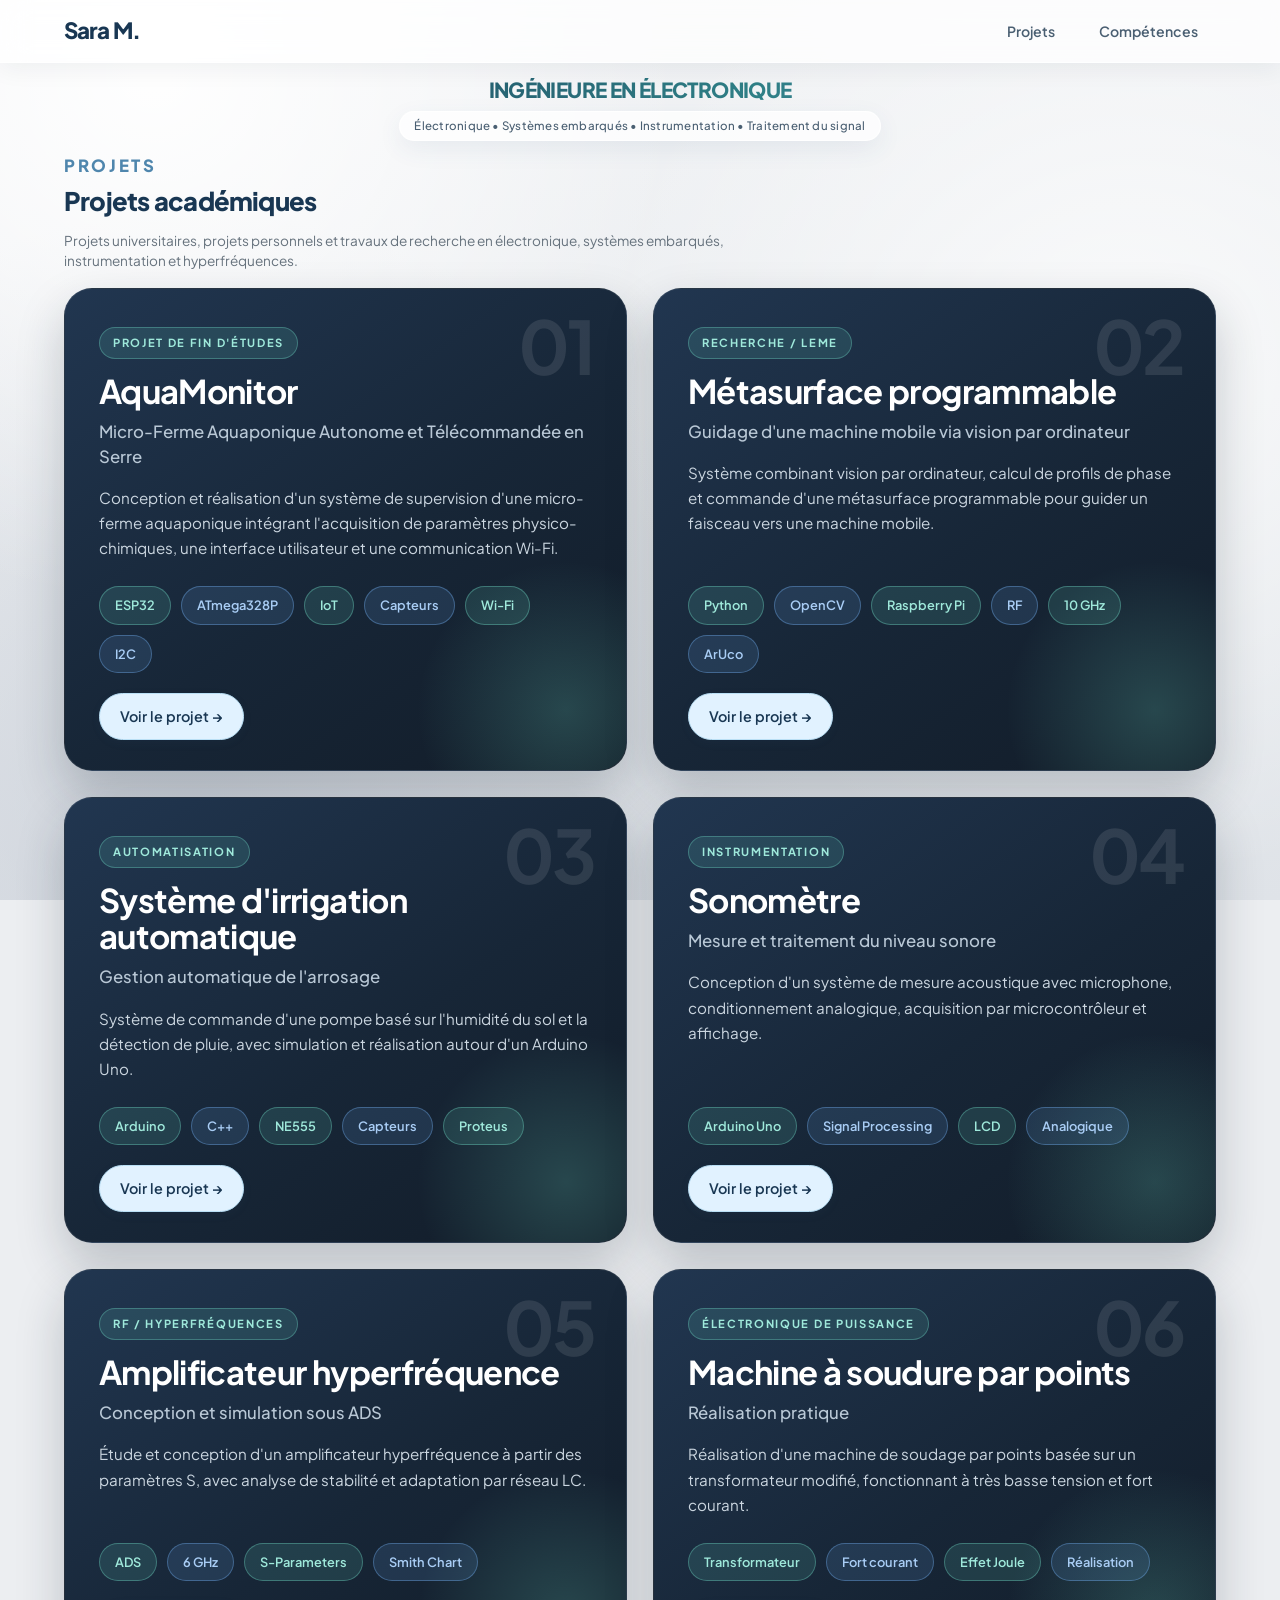
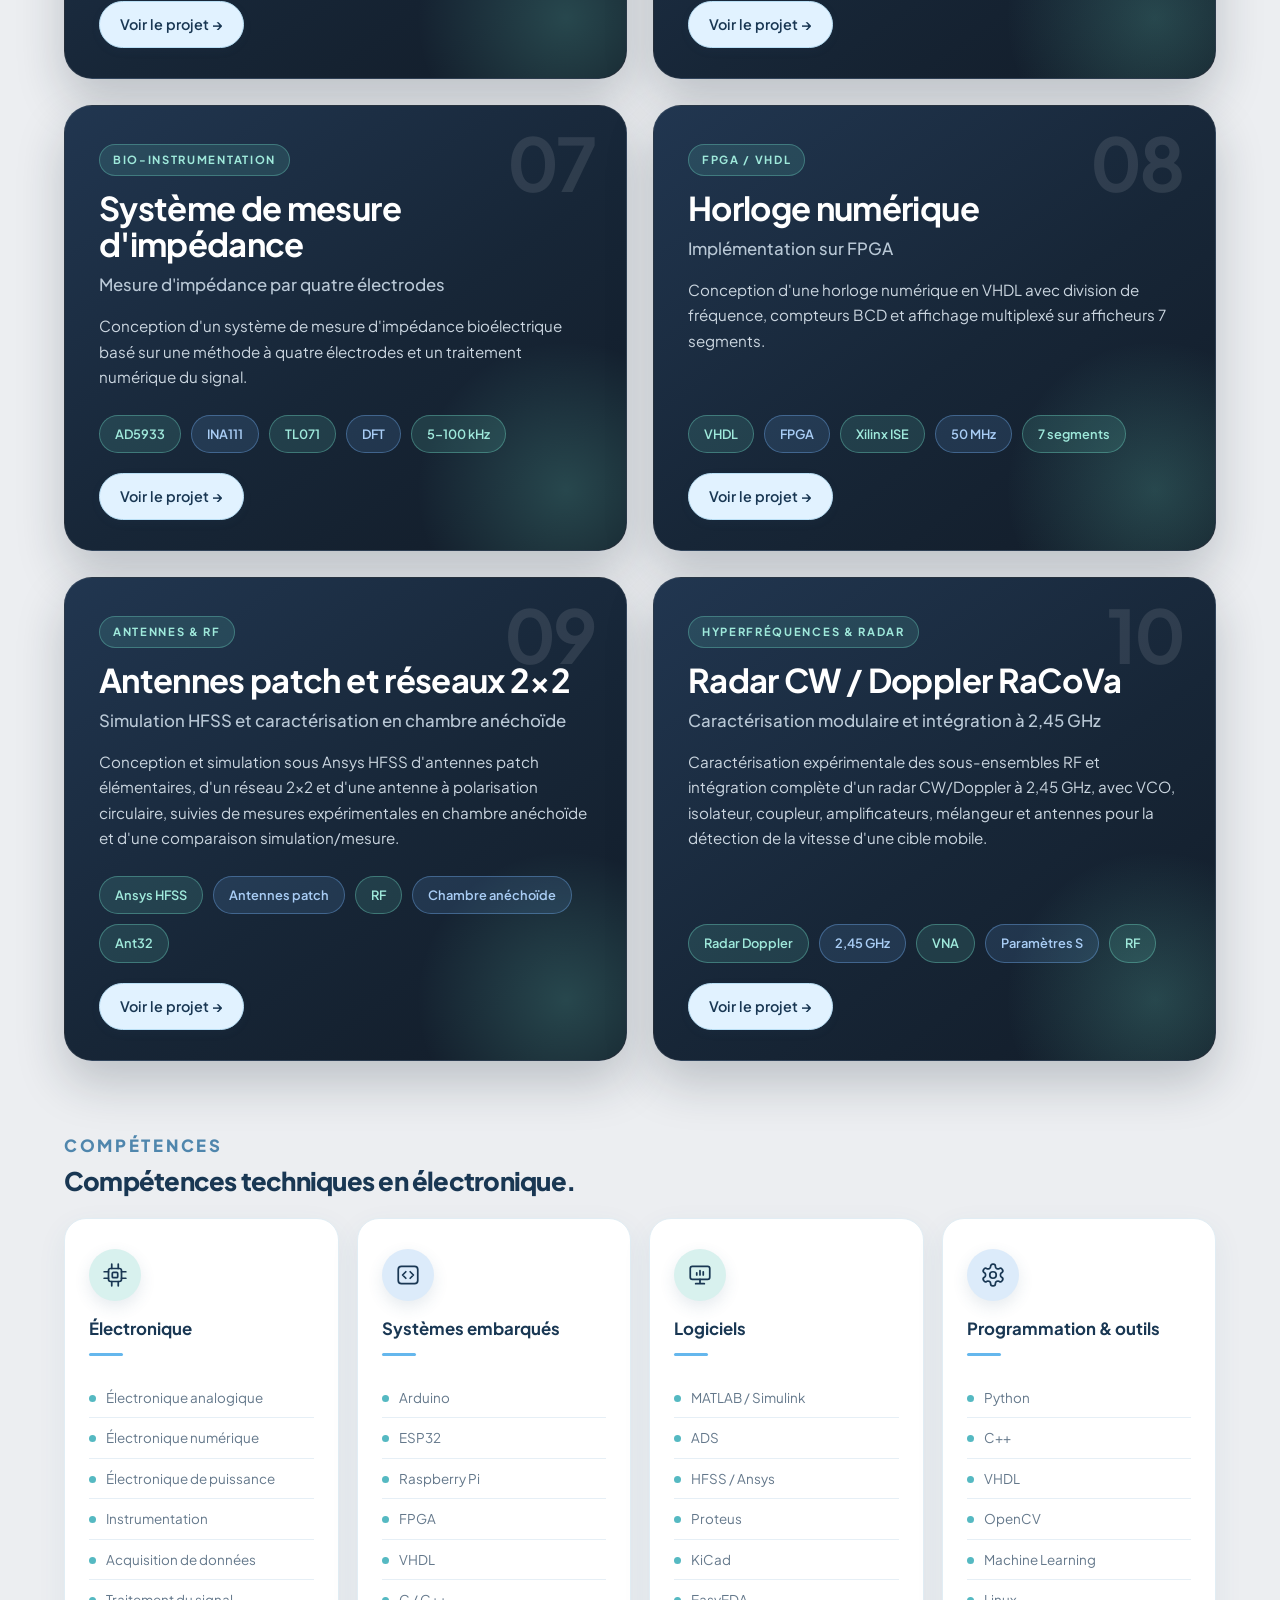
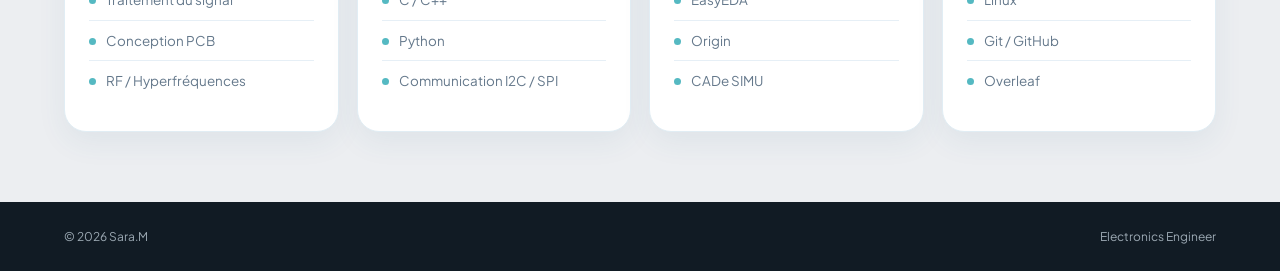
<file: index.html>
<!DOCTYPE html>
<html lang="fr">

<head>
    <meta charset="UTF-8">
    <meta name="viewport" content="width=device-width, initial-scale=1.0">

    <title>Sara Messaoudi | Ingénieure Électronique</title>

    <meta name="description"
        content="Portfolio de Sara Messaoudi, ingénieure en électronique spécialisée en systèmes embarqués, instrumentation, RF et traitement du signal.">

    <link rel="stylesheet" href="style.css">
</head>


<body>


    <!-- ========================================================= -->
    <!-- NAVIGATION -->
    <!-- ========================================================= -->

    <header class="navbar">

        <div class="container nav-container">

            <a href="#accueil" class="logo">
                Sara M.
            </a>

            <nav>

                <a href="#projets">
                    Projets
                </a>

                <a href="#competences">
                    Compétences
                </a>

            </nav>

        </div>

    </header>



    <main>


        <!-- ===================================================== -->
        <!-- ACCUEIL -->
        <!-- ===================================================== -->

<section id="accueil" class="identity">
    <div class="container">
        <p class="identity-main">
            INGÉNIEURE EN ÉLECTRONIQUE
        </p>

        <p class="identity-specialties">
            Électronique • Systèmes embarqués • Instrumentation • Traitement du signal
        </p>
    </div>
</section>



        <!-- ===================================================== -->
        <!-- PROJETS -->
        <!-- ===================================================== -->

        <section id="projets" class="section projects-section">

            <div class="container">


                <div class="section-title">

                    <span>Projets</span>

                    <div>

                        <h2>
                            Projets académiques
                        </h2>

                    </div>

                </div>


                <p class="section-intro">
                    Projets universitaires, projets personnels et travaux
                    de recherche en électronique, systèmes embarqués,
                    instrumentation et hyperfréquences.
                </p>



                <div class="projects-grid">


                    <!-- ================================================= -->
                    <!-- PROJET 01 -->
                    <!-- ================================================= -->

                    <article class="project-card featured" id="projet-01"> 

                        <div class="project-number">
                            01
                        </div>


                        <div class="project-content">

                            <p class="project-category">
                                PROJET DE FIN D'ÉTUDES
                            </p>


                            <h3>
                                AquaMonitor
                            </h3>


                            <h4>
                                Micro-Ferme Aquaponique Autonome
                                et Télécommandée en Serre
                            </h4>


                            <p>
                                Conception et réalisation d'un système
                                de supervision d'une micro-ferme aquaponique
                                intégrant l'acquisition de paramètres
                                physico-chimiques, une interface utilisateur
                                et une communication Wi-Fi.
                            </p>


                            <div class="tags">

                                <span>ESP32</span>
                                <span>ATmega328P</span>
                                <span>IoT</span>
                                <span>Capteurs</span>
                                <span>Wi-Fi</span>
                                <span>I2C</span>

                            </div>


                            <a href="project-aquamonitor.html"
                               class="project-link">

                                Voir le projet →

                            </a>

                        </div>

                    </article>



                    <!-- ================================================= -->
                    <!-- PROJET 02 -->
                    <!-- ================================================= -->

                    <article class="project-card featured" id="projet-02"> 

                        <div class="project-number">
                            02
                        </div>


                        <div class="project-content">

                            <p class="project-category">
                                RECHERCHE / LEME
                            </p>


                            <h3>
                                Métasurface programmable
                            </h3>


                            <h4>
                                Guidage d'une machine mobile
                                via vision par ordinateur
                            </h4>


                            <p>
                                Système combinant vision par ordinateur,
                                calcul de profils de phase et commande
                                d'une métasurface programmable pour guider
                                un faisceau vers une machine mobile.
                            </p>


                            <div class="tags">

                                <span>Python</span>
                                <span>OpenCV</span>
                                <span>Raspberry Pi</span>
                                <span>RF</span>
                                <span>10 GHz</span>
                                <span>ArUco</span>

                            </div>


                            <a href="project-leme.html"
                               class="project-link">

                                Voir le projet →

                            </a>

                        </div>

                    </article>



                    <!-- ================================================= -->
                    <!-- PROJET 03 -->
                    <!-- ================================================= -->

                    <article class="project-card featured" id="projet-03"> 

                        <div class="project-number">
                            03
                        </div>


                        <div class="project-content">

                            <p class="project-category">
                                AUTOMATISATION
                            </p>


                            <h3>
                                Système d'irrigation automatique
                            </h3>


                            <h4>
                                Gestion automatique de l'arrosage
                            </h4>


                            <p>
                                Système de commande d'une pompe basé sur
                                l'humidité du sol et la détection de pluie,
                                avec simulation et réalisation autour
                                d'un Arduino Uno.
                            </p>


                            <div class="tags">

                                <span>Arduino</span>
                                <span>C++</span>
                                <span>NE555</span>
                                <span>Capteurs</span>
                                <span>Proteus</span>

                            </div>


                            <a href="irrigation.html"
                               class="project-link">

                                Voir le projet →

                            </a>

                        </div>

                    </article>



                    <!-- ================================================= -->
                    <!-- PROJET 04 -->
                    <!-- ================================================= -->

                    <article class="project-card featured" id="projet-04"> 

                        <div class="project-number">
                            04
                        </div>


                        <div class="project-content">

                            <p class="project-category">
                                INSTRUMENTATION
                            </p>


                            <h3>
                                Sonomètre
                            </h3>


                            <h4>
                                Mesure et traitement du niveau sonore
                            </h4>


                            <p>
                                Conception d'un système de mesure acoustique
                                avec microphone, conditionnement analogique,
                                acquisition par microcontrôleur et affichage.
                            </p>


                            <div class="tags">

                                <span>Arduino Uno</span>
                                <span>Signal Processing</span>
                                <span>LCD</span>
                                <span>Analogique</span>

                            </div>


                            <a href="decibelmetre.html"
                               class="project-link">

                                Voir le projet →

                            </a>

                        </div>

                    </article>



                    <!-- ================================================= -->
                    <!-- PROJET 05 -->
                    <!-- ================================================= -->

                    <article class="project-card featured" id="projet-05"> 

                        <div class="project-number">
                            05
                        </div>


                        <div class="project-content">

                            <p class="project-category">
                                RF / HYPERFRÉQUENCES
                            </p>


                            <h3>
                                Amplificateur hyperfréquence
                            </h3>


                            <h4>
                                Conception et simulation sous ADS
                            </h4>


                            <p>
                                Étude et conception d'un amplificateur
                                hyperfréquence à partir des paramètres S,
                                avec analyse de stabilité et adaptation
                                par réseau LC.
                            </p>


                            <div class="tags">

                                <span>ADS</span>
                                <span>6 GHz</span>
                                <span>S-Parameters</span>
                                <span>Smith Chart</span>

                            </div>


                            <a href="ads-amplificateur.html"
                               class="project-link">

                                Voir le projet →

                            </a>

                        </div>

                    </article>



                    <!-- ================================================= -->
                    <!-- PROJET 06 -->
                    <!-- ================================================= -->

                    <article class="project-card featured" id="projet-06"> 

                        <div class="project-number">
                            06
                        </div>


                        <div class="project-content">

                            <p class="project-category">
                                ÉLECTRONIQUE DE PUISSANCE
                            </p>


                            <h3>
                                Machine à soudure par points
                            </h3>


                            <h4>
                                Réalisation pratique
                            </h4>


                            <p>
                                Réalisation d'une machine de soudage par
                                points basée sur un transformateur modifié,
                                fonctionnant à très basse tension et fort
                                courant.
                            </p>


                            <div class="tags">

                                <span>Transformateur</span>
                                <span>Fort courant</span>
                                <span>Effet Joule</span>
                                <span>Réalisation</span>

                            </div>


                            <a href="spot-welder.html"
                               class="project-link">

                                Voir le projet →

                            </a>

                        </div>

                    </article>



                    <!-- ================================================= -->
                    <!-- PROJET 07 -->
                    <!-- ================================================= -->

                    <article class="project-card featured" id="projet-07"> 

                        <div class="project-number">
                            07
                        </div>


                        <div class="project-content">

                            <p class="project-category">
                                BIO-INSTRUMENTATION
                            </p>


                            <h3>
                                Système de mesure d'impédance
                            </h3>


                            <h4>
                                Mesure d'impédance par quatre électrodes
                            </h4>


                            <p>
                                Conception d'un système de mesure
                                d'impédance bioélectrique basé sur une
                                méthode à quatre électrodes et un traitement
                                numérique du signal.
                            </p>


                            <div class="tags">

                                <span>AD5933</span>
                                <span>INA111</span>
                                <span>TL071</span>
                                <span>DFT</span>
                                <span>5–100 kHz</span>

                            </div>


                            <a href="bioimpedance.html"
                               class="project-link">

                                Voir le projet →

                            </a>

                        </div>

                    </article>



                    <!-- ================================================= -->
                    <!-- PROJET 08 -->
                    <!-- ================================================= -->

                    <article class="project-card featured" id="projet-08"> 

                        <div class="project-number">
                            08
                        </div>


                        <div class="project-content">

                            <p class="project-category">
                                FPGA / VHDL
                            </p>


                            <h3>
                                Horloge numérique
                            </h3>


                            <h4>
                                Implémentation sur FPGA
                            </h4>


                            <p>
                                Conception d'une horloge numérique en VHDL
                                avec division de fréquence, compteurs BCD
                                et affichage multiplexé sur afficheurs
                                7 segments.
                            </p>


                            <div class="tags">

                                <span>VHDL</span>
                                <span>FPGA</span>
                                <span>Xilinx ISE</span>
                                <span>50 MHz</span>
                                <span>7 segments</span>

                            </div>


                            <a href="digital-clock.html"
                               class="project-link">

                                Voir le projet →

                            </a>

                        </div>

                    </article>



                    <!-- ================================================= -->
                    <!-- PROJET 09 -->
                    <!-- ================================================= -->

                    <article class="project-card featured" id="projet-09"> 

                        <div class="project-number">
                            09
                        </div>


                        <div class="project-content">

                            <p class="project-category">
                                ANTENNES & RF
                            </p>


                            <h3>
                                Antennes patch et réseaux 2×2
                            </h3>


                            <h4>
                                Simulation HFSS et caractérisation
                                en chambre anéchoïde
                            </h4>


                            <p>
                                Conception et simulation sous Ansys HFSS
                                d'antennes patch élémentaires, d'un réseau
                                2×2 et d'une antenne à polarisation circulaire,
                                suivies de mesures expérimentales en chambre
                                anéchoïde et d'une comparaison simulation/mesure.
                            </p>


                            <div class="tags">

                                <span>Ansys HFSS</span>
                                <span>Antennes patch</span>
                                <span>RF</span>
                                <span>Chambre anéchoïde</span>
                                <span>Ant32</span>

                            </div>


                            <a href="antennas-hfss.html"
                               class="project-link">

                                Voir le projet →

                            </a>

                        </div>

                    </article>



                    <!-- ================================================= -->
                    <!-- PROJET 10 -->
                    <!-- ================================================= -->

                    <article class="project-card featured" id="projet-10"> 

                        <div class="project-number">
                            10
                        </div>


                        <div class="project-content">

                            <p class="project-category">
                                HYPERFRÉQUENCES & RADAR
                            </p>


                            <h3>
                                Radar CW / Doppler RaCoVa
                            </h3>


                            <h4>
                                Caractérisation modulaire et intégration
                                à 2,45 GHz
                            </h4>


                            <p>
                                Caractérisation expérimentale des sous-ensembles
                                RF et intégration complète d'un radar CW/Doppler
                                à 2,45 GHz, avec VCO, isolateur, coupleur,
                                amplificateurs, mélangeur et antennes pour
                                la détection de la vitesse d'une cible mobile.
                            </p>


                            <div class="tags">

                                <span>Radar Doppler</span>
                                <span>2,45 GHz</span>
                                <span>VNA</span>
                                <span>Paramètres S</span>
                                <span>RF</span>

                            </div>


                            <a href="radar-racova.html"
                               class="project-link">

                                Voir le projet →

                            </a>

                        </div>

                    </article>


                </div>

            </div>

        </section>



        <!-- ===================================================== -->
        <!-- COMPÉTENCES -->
        <!-- ===================================================== -->

        <section id="competences" class="section skills-section">

            <div class="container">


                <div class="section-title">

                    <span>COMPÉTENCES</span>
                        <h2>
                        Compétences techniques en électronique.
                        </h2>

                </div>



                <div class="skills-grid">


                    <!-- ÉLECTRONIQUE -->

                    <div class="skill-box">

                        <h3>
                            Électronique
                        </h3>

                        <ul>

                            <li>Électronique analogique</li>
                            <li>Électronique numérique</li>
                            <li>Électronique de puissance</li>
                            <li>Instrumentation</li>
                            <li>Acquisition de données</li>
                            <li>Traitement du signal</li>
                            <li>Conception PCB</li>
                            <li>RF / Hyperfréquences</li>

                        </ul>

                    </div>



                    <!-- SYSTÈMES EMBARQUÉS -->

                    <div class="skill-box">

                        <h3>
                            Systèmes embarqués
                        </h3>

                        <ul>

                            <li>Arduino</li>
                            <li>ESP32</li>
                            <li>Raspberry Pi</li>
                            <li>FPGA</li>
                            <li>VHDL</li>
                            <li>C / C++</li>
                            <li>Python</li>
                            <li>Communication I2C / SPI</li>

                        </ul>

                    </div>



                    <!-- LOGICIELS -->

                    <div class="skill-box">

                        <h3>
                            Logiciels
                        </h3>

                        <ul>

                            <li>MATLAB / Simulink</li>
                            <li>ADS</li>
                            <li>HFSS / Ansys</li>
                            <li>Proteus</li>
                            <li>KiCad</li>
                            <li>EasyEDA</li>
                            <li>Origin</li>
                            <li>CADe SIMU</li>

                        </ul>

                    </div>



                    <!-- PROGRAMMATION -->

                    <div class="skill-box">

                        <h3>
                            Programmation & outils
                        </h3>

                        <ul>

                            <li>Python</li>
                            <li>C++</li>
                            <li>VHDL</li>
                            <li>OpenCV</li>
                            <li>Machine Learning</li>
                            <li>Linux</li>
                            <li>Git / GitHub</li>
                            <li>Overleaf</li>

                        </ul>

                    </div>


                </div>

            </div>

        </section>


    </main>



    <!-- ========================================================= -->
    <!-- FOOTER -->
    <!-- ========================================================= -->

    <footer>

        <div class="container footer-content">

            <p>
                © 2026 Sara.M
            </p>

            <p>
                Electronics Engineer
            </p>

        </div>

    </footer>


</body>

</html>
</file>
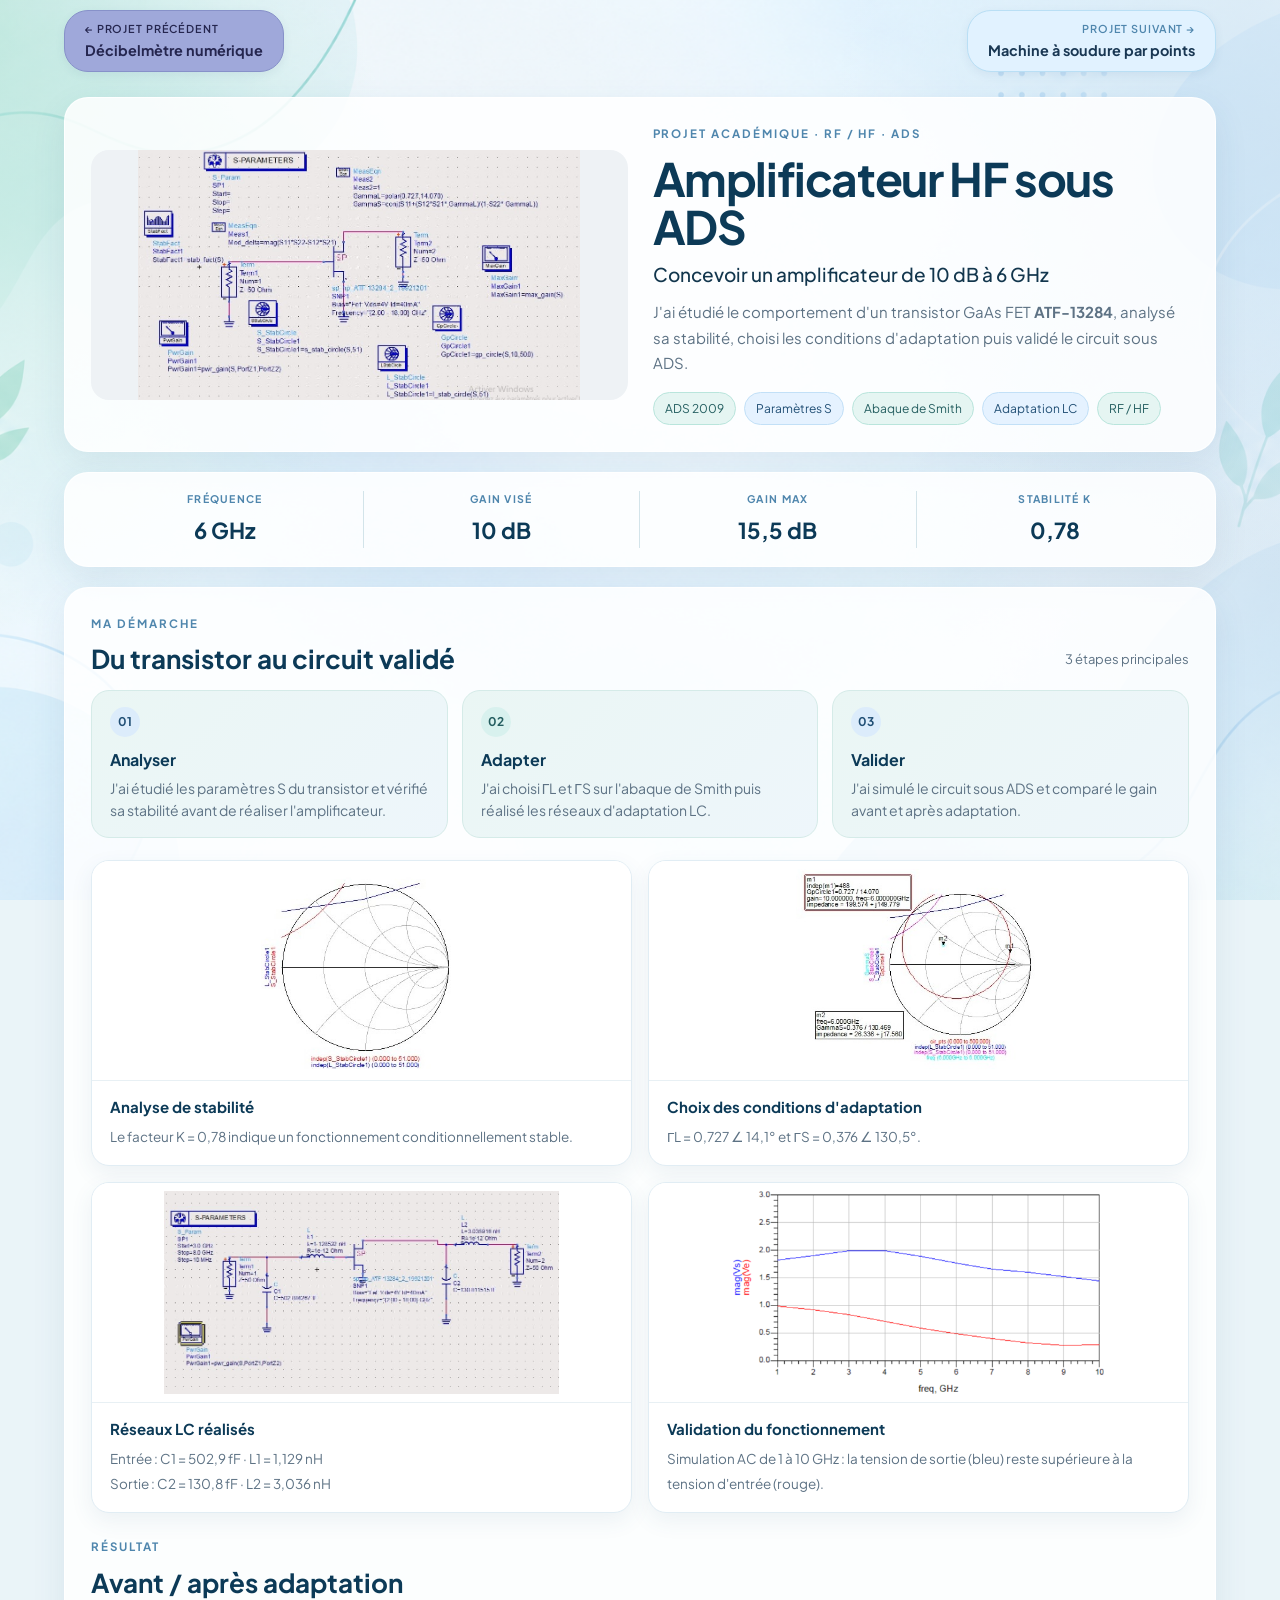
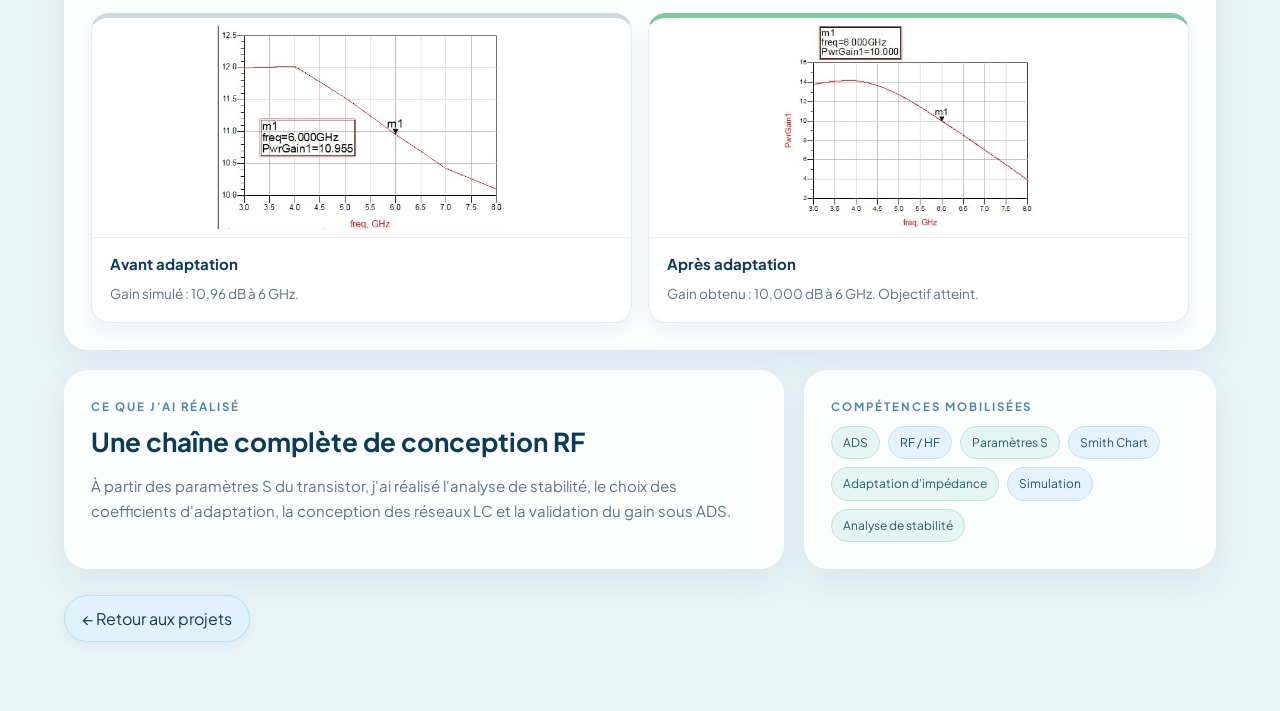
<file: ads-amplificateur.html>
<!DOCTYPE html>
<html lang="fr">

<head>
    <meta charset="UTF-8">
    <meta name="viewport" content="width=device-width, initial-scale=1.0">
    <title>Amplificateur HF sous ADS — Sara Messaoudi</title>

    <link rel="stylesheet" href="style.css">

    <style>
        /* =========================================================
           PAGE AMPLIFICATEUR HF — tout le style est ici,
           rien à ajouter dans style.css
        ========================================================= */

        body {
            background-color: #eaf4f8;
            background-image:
                radial-gradient(circle at 0% 25%, rgba(190, 232, 220, 0.55) 0, transparent 28%),
                radial-gradient(circle at 100% 15%, rgba(205, 225, 240, 0.7) 0, transparent 30%),
                radial-gradient(circle at 100% 65%, rgba(205, 225, 240, 0.6) 0, transparent 28%),
                url("images/background-portfolio.png");
            background-size: auto, auto, auto, cover;
            background-attachment: fixed;
        }

        /* ---------- Cartes ---------- */

        .ads-card {
            margin-bottom: 20px;
            padding: 26px;
            background: rgba(255, 255, 255, 0.85);
            border: 1px solid rgba(255, 255, 255, 0.9);
            border-radius: 24px;
            box-shadow: 0 12px 35px rgba(48, 91, 120, 0.09);
            color: #182431;
        }

        .ads-card h1,
        .ads-card h2 {
            color: #0c3a57;
        }

        .ads-card p {
            color: #5d7284;
            font-size: 15px;
            line-height: 1.7;
            margin-bottom: 14px;
        }

        .ads-card p.ads-category {
            color: #4f86ad;
            font-size: 0.72rem;
            font-weight: 700;
            letter-spacing: 0.17em;
            margin-bottom: 10px;
        }

        .ads-title {
            font-size: 26px;
            line-height: 1.25;
            margin: 6px 0 14px;
        }

        /* ---------- Carte 1 : présentation (compacte) ---------- */

        .ads-intro {
            display: grid;
            grid-template-columns: 1fr 1fr;
            gap: 25px;
            align-items: center;
        }

        .ads-intro-image img {
            width: 100%;
            height: 250px;
            object-fit: contain;
            display: block;
            border-radius: 18px;
            background: #eef2f5;
        }

        .ads-intro h1 {
            font-size: clamp(32px, 3.6vw, 46px);
            line-height: 1.05;
            letter-spacing: -0.03em;
            margin: 8px 0 10px;
        }

        .ads-intro h2 {
            font-size: 19px;
            line-height: 1.4;
            font-weight: 500;
            color: #12364d;
            margin-bottom: 12px;
        }

        .ads-tags {
            display: flex;
            flex-wrap: wrap;
            gap: 8px;
            margin-top: 16px;
        }

        .ads-tags span {
            padding: 6px 11px;
            border-radius: 20px;
            font-size: 12px;
            background: #e5f5f2;
            border: 1px solid #b9e5dc;
            color: #245e60;
        }

        .ads-tags span:nth-child(even) {
            background: #e5f2ff;
            border-color: #c2e0f7;
            color: #214f75;
        }

        /* ---------- Chiffres clés ---------- */

        .ads-strip {
            padding: 18px 22px;
        }

        .ads-specs {
            display: grid;
            grid-template-columns: repeat(4, 1fr);
        }

        .ads-spec {
            padding: 0 8px;
            text-align: center;
            border-right: 1px solid #d3e4ea;
        }

        .ads-spec:last-child {
            border-right: none;
        }

        .ads-spec span {
            display: block;
            margin-bottom: 5px;
            color: #4f86ad;
            font-size: 10.5px;
            font-weight: 700;
            letter-spacing: 0.12em;
        }

        .ads-spec strong {
            font-size: 22px;
            color: #0c3a57;
        }

        /* ---------- Démarche ---------- */

        .ads-head {
            display: flex;
            justify-content: space-between;
            align-items: flex-end;
            flex-wrap: wrap;
            gap: 8px;
            margin-bottom: 14px;
        }

        .ads-head p.ads-note {
            margin: 0 0 6px;
            font-size: 13px;
        }

        .ads-process {
            display: grid;
            grid-template-columns: repeat(3, 1fr);
            gap: 14px;
            margin-bottom: 22px;
        }

        .ads-step {
            padding: 16px 18px;
            border-radius: 18px;
            border: 1px solid #d5ebe8;
            background: linear-gradient(135deg, #eaf6f4, #eef6fb);
        }

        .ads-step-number {
            width: 30px;
            height: 30px;
            display: grid;
            place-items: center;
            margin-bottom: 10px;
            border-radius: 50%;
            background: #dcecfb;
            color: #214f75;
            font-size: 12px;
            font-weight: 700;
        }

        .ads-step:nth-child(even) .ads-step-number {
            background: #d8f1ee;
            color: #245e60;
        }

        .ads-step h3 {
            margin: 0 0 4px;
            color: #0c3a57;
            font-size: 16px;
        }

        .ads-card .ads-step p {
            margin: 0;
            font-size: 14px;
            line-height: 1.6;
        }

        /* ---------- Boîtes image + texte ---------- */

        .ads-boxes {
            display: grid;
            grid-template-columns: 1fr 1fr;
            gap: 16px;
            margin-bottom: 16px;
        }

        .ads-box {
            overflow: hidden;
            border-radius: 18px;
            background: #ffffff;
            border: 1px solid #e1edf4;
            box-shadow: 0 8px 22px rgba(49, 93, 125, 0.08);
        }

        .ads-box img {
            width: 100%;
            height: 220px;
            object-fit: contain;
            display: block;
            padding: 8px;
            background: #ffffff;
            border-bottom: 1px solid #e8f0f4;
        }

        .ads-box-text {
            padding: 14px 18px 16px;
        }

        .ads-box-text strong {
            display: block;
            margin-bottom: 4px;
            color: #0c3a57;
            font-size: 15px;
        }

        .ads-box-text span {
            color: #5d7284;
            font-size: 13.5px;
            line-height: 1.55;
        }

        .ads-box.before { border-top: 5px solid #cfd8de; }
        .ads-box.after  { border-top: 5px solid #7fc8a0; }

        /* ---------- Bas de page : réalisé + compétences ---------- */

        .ads-bottom {
            display: grid;
            grid-template-columns: 1.4fr 0.8fr;
            gap: 20px;
            margin-bottom: 20px;
        }

        .ads-bottom .ads-card {
            margin-bottom: 0;
        }

        .ads-skills {
            display: flex;
            flex-wrap: wrap;
            gap: 8px;
        }

        .ads-skills span {
            padding: 6px 11px;
            border-radius: 20px;
            font-size: 12px;
            background: #e5f5f2;
            border: 1px solid #b9e5dc;
            color: #245e60;
        }

        .ads-skills span:nth-child(even) {
            background: #e5f2ff;
            border-color: #c2e0f7;
            color: #214f75;
        }

        /* ---------- Téléphone et tablette ---------- */

        @media (max-width: 800px) {

            .ads-intro {
                grid-template-columns: 1fr;
                gap: 20px;
            }

            .ads-intro-image img {
                height: 220px;
            }

            .ads-specs {
                grid-template-columns: repeat(2, 1fr);
                gap: 16px 0;
            }

            .ads-spec:nth-child(2n) {
                border-right: none;
            }

            .ads-process,
            .ads-boxes,
            .ads-bottom {
                grid-template-columns: 1fr;
            }
        }
    </style>
</head>

<body>

<main class="container leme-page">

    <!-- NAVIGATION DU HAUT -->
    <div class="project-topbar">
        <a href="index.html#projet-05" class="project-back">← Retour aux projets</a>

        <a href="spot-welder.html" class="project-nav-btn project-nav-next">
            <span>PROJET SUIVANT →</span>
            <strong>Machine à soudure par points</strong>
        </a>
    </div>


    <!-- ===== CARTE 1 : PRÉSENTATION ===== -->
    <section class="ads-card ads-intro">

        <div class="ads-intro-image">
            <img src="images/Amplificateur HF/amplificateur sous ads.jpg"
                 alt="Schéma de l'amplificateur HF sous ADS">
        </div>

        <div>
            <p class="ads-category">PROJET ACADÉMIQUE · RF / HF · ADS</p>
            <h1>Amplificateur HF sous ADS</h1>
            <h2>Concevoir un amplificateur de 10 dB à 6 GHz</h2>

            <p>
                J'ai étudié le comportement d'un transistor GaAs FET
                <strong>ATF-13284</strong>, analysé sa stabilité, choisi les
                conditions d'adaptation puis validé le circuit sous ADS.
            </p>

            <div class="ads-tags">
                <span>ADS 2009</span>
                <span>Paramètres S</span>
                <span>Abaque de Smith</span>
                <span>Adaptation LC</span>
                <span>RF / HF</span>
            </div>
        </div>

    </section>


    <!-- ===== CHIFFRES CLÉS ===== -->
    <section class="ads-card ads-strip">
        <div class="ads-specs">
            <div class="ads-spec">
                <span>FRÉQUENCE</span>
                <strong>6 GHz</strong>
            </div>
            <div class="ads-spec">
                <span>GAIN VISÉ</span>
                <strong>10 dB</strong>
            </div>
            <div class="ads-spec">
                <span>GAIN MAX</span>
                <strong>15,5 dB</strong>
            </div>
            <div class="ads-spec">
                <span>STABILITÉ K</span>
                <strong>0,78</strong>
            </div>
        </div>
    </section>


    <!-- ===== CARTE 2 : DÉMARCHE ET RÉSULTATS ===== -->
    <section class="ads-card">

        <div class="ads-head">
            <div>
                <p class="ads-category">MA DÉMARCHE</p>
                <h2 class="ads-title" style="margin:0;">Du transistor au circuit validé</h2>
            </div>

            <p class="ads-note">3 étapes principales</p>
        </div>

        <div class="ads-process">

            <div class="ads-step">
                <div class="ads-step-number">01</div>
                <h3>Analyser</h3>
                <p>
                    J'ai étudié les paramètres S du transistor et vérifié sa
                    stabilité avant de réaliser l'amplificateur.
                </p>
            </div>

            <div class="ads-step">
                <div class="ads-step-number">02</div>
                <h3>Adapter</h3>
                <p>
                    J'ai choisi ΓL et ΓS sur l'abaque de Smith puis réalisé
                    les réseaux d'adaptation LC.
                </p>
            </div>

            <div class="ads-step">
                <div class="ads-step-number">03</div>
                <h3>Valider</h3>
                <p>
                    J'ai simulé le circuit sous ADS et comparé le gain avant
                    et après adaptation.
                </p>
            </div>

        </div>


        <!-- Analyse et choix des impédances -->
        <div class="ads-boxes">

            <div class="ads-box">
                <img src="images/Amplificateur HF/les cercle de stabilité .jpg"
                     alt="Cercles de stabilité du transistor">
                <div class="ads-box-text">
                    <strong>Analyse de stabilité</strong>
                    <span>
                        Le facteur K = 0,78 indique un fonctionnement
                        conditionnellement stable.
                    </span>
                </div>
            </div>

            <div class="ads-box">
                <img src="images/Amplificateur HF/l'ajout du GammaS au smith .jpg"
                     alt="Choix de Gamma L et Gamma S sur l'abaque de Smith">
                <div class="ads-box-text">
                    <strong>Choix des conditions d'adaptation</strong>
                    <span>
                        ΓL = 0,727 ∠ 14,1° et ΓS = 0,376 ∠ 130,5°.
                    </span>
                </div>
            </div>

        </div>


        <!-- Réseaux LC et signaux -->
        <div class="ads-boxes">

            <div class="ads-box">
                <img src="images/Amplificateur HF/LC.jpg"
                     alt="Schéma final avec réseaux d'adaptation LC">
                <div class="ads-box-text">
                    <strong>Réseaux LC réalisés</strong>
                    <span>
                        Entrée : C1 = 502,9 fF · L1 = 1,129 nH<br>
                        Sortie : C2 = 130,8 fF · L2 = 3,036 nH
                    </span>
                </div>
            </div>

            <div class="ads-box">
                <img src="images/Amplificateur HF/signaux.png"
                     alt="Tensions d'entrée et de sortie en simulation AC">
                <div class="ads-box-text">
                    <strong>Validation du fonctionnement</strong>
                    <span>
                        Simulation AC de 1 à 10 GHz : la tension de sortie
                        (bleu) reste supérieure à la tension d'entrée (rouge).
                    </span>
                </div>
            </div>

        </div>


        <!-- Avant / après -->
        <div class="ads-head" style="margin-top:24px;">
            <div>
                <p class="ads-category">RÉSULTAT</p>
                <h2 class="ads-title" style="margin:0;">Avant / après adaptation</h2>
            </div>
        </div>

        <div class="ads-boxes" style="margin-bottom:0;">

            <div class="ads-box before">
                <img src="images/Amplificateur HF/le trace du gain sans adaptation.jpg"
                     alt="Gain sans adaptation">
                <div class="ads-box-text">
                    <strong>Avant adaptation</strong>
                    <span>Gain simulé : 10,96 dB à 6 GHz.</span>
                </div>
            </div>

            <div class="ads-box after">
                <img src="images/Amplificateur HF/tracer du gain avec adapation.png"
                     alt="Gain avec adaptation">
                <div class="ads-box-text">
                    <strong>Après adaptation</strong>
                    <span>Gain obtenu : 10,000 dB à 6 GHz. Objectif atteint.</span>
                </div>
            </div>

        </div>

    </section>


    <!-- ===== CARTE 3 : CE QUE J'AI RÉALISÉ + COMPÉTENCES ===== -->
    <section class="ads-bottom">

        <div class="ads-card">
            <p class="ads-category">CE QUE J'AI RÉALISÉ</p>
            <h2 class="ads-title">Une chaîne complète de conception RF</h2>
            <p style="margin:0;">
                À partir des paramètres S du transistor, j'ai réalisé l'analyse
                de stabilité, le choix des coefficients d'adaptation, la
                conception des réseaux LC et la validation du gain sous ADS.
            </p>
        </div>

        <div class="ads-card">
            <p class="ads-category">COMPÉTENCES MOBILISÉES</p>
            <div class="ads-skills">
                <span>ADS</span>
                <span>RF / HF</span>
                <span>Paramètres S</span>
                <span>Smith Chart</span>
                <span>Adaptation d'impédance</span>
                <span>Simulation</span>
                <span>Analyse de stabilité</span>
            </div>
        </div>

    </section>


    <!-- NAVIGATION DU BAS -->
    <nav class="project-nav">
        <a href="decibelmetre.html" class="project-nav-btn">
            <span>← PROJET PRÉCÉDENT</span>
            <strong>Décibelmètre numérique</strong>
        </a>
    </nav>

</main>

</body>
</html>
</file>
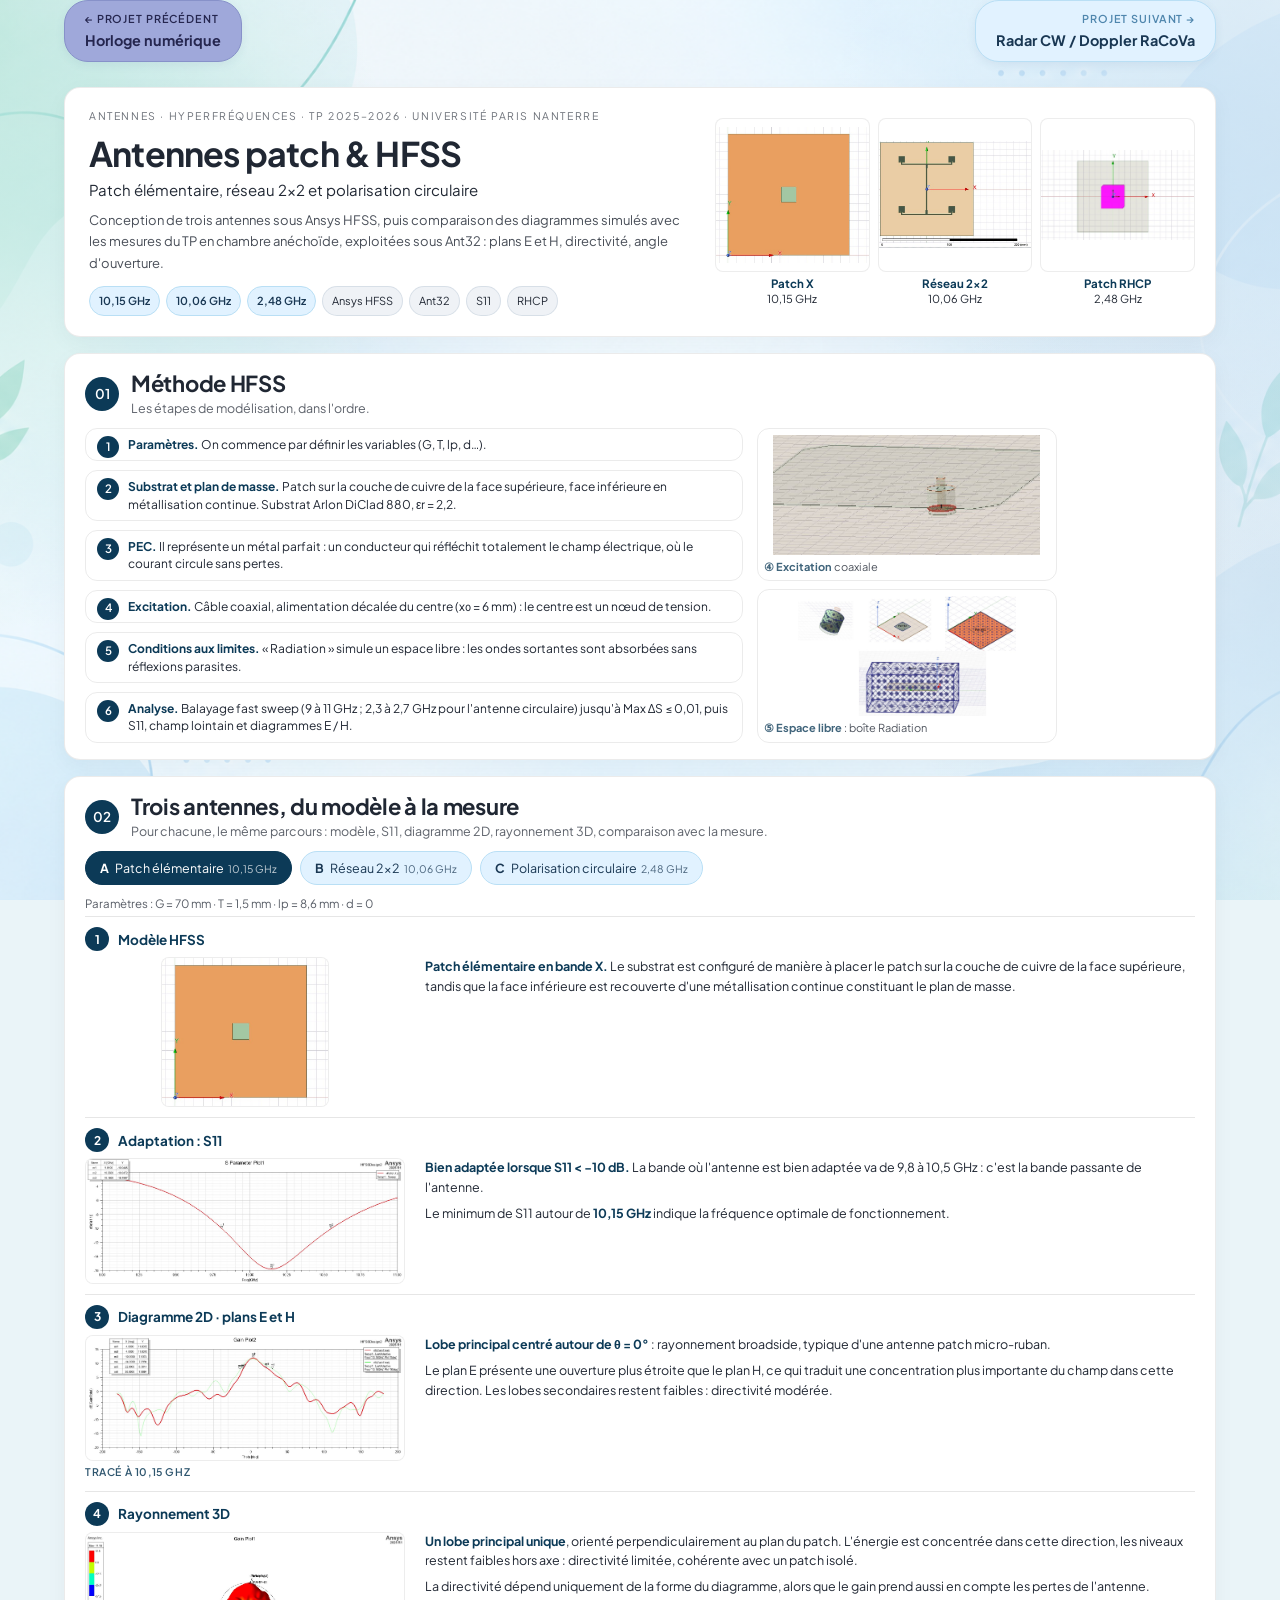
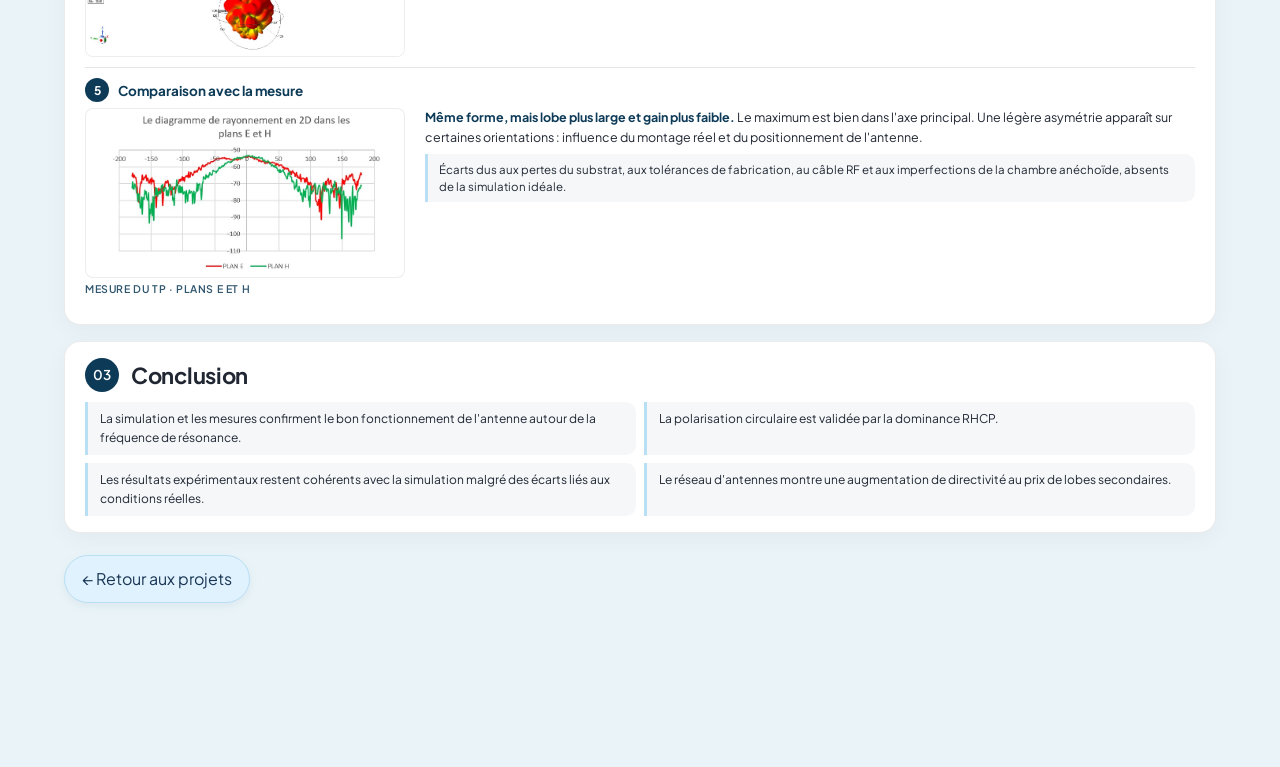
<file: antennas-hfss.html>
<!DOCTYPE html>
<html lang="fr">
<head>
    <meta charset="UTF-8">
    <meta name="viewport" content="width=device-width, initial-scale=1.0">
    <title>Antennes patch &amp; HFSS — Sara Messaoudi</title>
    <link rel="stylesheet" href="style.css">

    <style>
        /* ===== BASE (même style qu'AquaMonitor) ===== */
        .project-page { padding: 100px 0 40px; }
        .an-slide { margin-bottom: 16px; scroll-margin-top: 90px; }
        .an-card {
            background: var(--card-bg, #fff); color: var(--text-color, #202733);
            border: 1px solid rgba(128,128,128,.16); border-radius: 16px;
            box-shadow: 0 6px 22px rgba(0,0,0,.04); overflow: hidden;
        }
        .an-block { padding: 16px 20px; }
        .an-label { font-size: 10.5px; letter-spacing: 1.6px; text-transform: uppercase; opacity: .65; margin: 0 0 10px; }
        .an-img { width: 100%; height: auto; display: block; object-fit: contain; border-radius: 8px; background: #fff; }

        .an-part { display: flex; align-items: center; gap: 12px; margin-bottom: 10px; }
        .an-num { flex: none; width: 34px; height: 34px; border-radius: 50%; background: #0c3a57; color: #fff; font-size: 13.5px; font-weight: 600; display: grid; place-items: center; }
        .an-part h2 { font-size: clamp(18px, 2vw, 22px); line-height: 1.2; letter-spacing: -.3px; margin: 0; }
        .an-part p { margin: 2px 0 0; font-size: 12.5px; opacity: .72; }

        /* ===== INTRO ===== */
        .an-intro { display: grid; grid-template-columns: 1.3fr 1fr; align-items: center; }
        .an-intro-text { padding: 20px 24px; }
        .an-intro-text h1 { font-size: clamp(26px, 3vw, 34px); line-height: 1.1; letter-spacing: -.8px; margin: 0 0 6px; }
        .an-intro-text h2 { font-size: 15px; line-height: 1.4; font-weight: 400; margin: 0 0 10px; }
        .an-intro-text > p:not(.an-label) { font-size: 13px; line-height: 1.65; opacity: .82; margin: 0; }
        .an-tags { display: flex; flex-wrap: wrap; gap: 6px; margin-top: 12px; }
        .an-tags span { padding: 5px 9px; border-radius: 20px; font-size: 11px; white-space: nowrap; background: rgba(85,115,150,.09); border: 1px solid rgba(85,115,150,.15); }
        .an-tags .k { background: #e1f2ff; border-color: #b9dff5; color: #193753; font-weight: 600; }
        .an-mini { display: grid; grid-template-columns: repeat(3, minmax(0, 1fr)); gap: 8px; padding: 16px 20px 16px 0; }
        .an-mini figure { margin: 0; text-align: center; font-size: 11px; line-height: 1.3; }
        .an-mini img { aspect-ratio: 1; border: 1px solid rgba(128,128,128,.14); margin-bottom: 5px; }
        .an-mini figcaption b { display: block; font-size: 11.5px; color: #0c3a57; }

        /* ===== MÉTHODE ===== */
        .an-meth { display: grid; grid-template-columns: 1.5fr 1fr; gap: 14px; align-items: stretch; }
        .an-ol { list-style: none; margin: 0; padding: 0; display: grid; gap: 6px; counter-reset: m; align-content: space-between; }
        .an-ol li { counter-increment: m; position: relative; padding: 7px 10px 7px 42px; border: 1px solid rgba(128,128,128,.16); border-radius: 12px; font-size: 12px; line-height: 1.45; }
        .an-ol li::before { content: counter(m); position: absolute; left: 11px; top: 7px; width: 22px; height: 22px; border-radius: 50%; background: #0c3a57; color: #fff; font-size: 11.5px; font-weight: 600; display: grid; place-items: center; }
        .an-ol b { color: #0c3a57; }
        .an-mimg { display: grid; gap: 8px; max-width: 300px; align-content: start; }
        .an-mimg figure { margin: 0; padding: 6px; border: 1px solid rgba(128,128,128,.16); border-radius: 12px; }
        .an-mimg img { max-height: 120px; }
        .an-mimg figcaption { padding-top: 4px; font-size: 11px; line-height: 1.4; opacity: .78; }
        .an-mimg figcaption b { color: #0c3a57; }

        /* ===== ONGLETS ===== */
        .an-tabs { display: flex; flex-wrap: wrap; gap: 8px; margin: 0 0 10px; }
        .an-tab {
            cursor: pointer; font-family: inherit; font-size: 12.5px;
            padding: 8px 14px; border-radius: 30px;
            border: 1px solid #b9dff5; background: #e1f2ff; color: #193753;
            transition: .2s ease;
        }
        .an-tab b { margin-right: 6px; }
        .an-tab small { opacity: .75; margin-left: 4px; }
        .an-tab:hover { background: #cce9fb; }
        .an-tab.on { background: #0c3a57; border-color: #0c3a57; color: #fff; }
        .an-tab:focus-visible { outline: 3px solid #5aa9d6; outline-offset: 2px; }
        .an-panel[hidden] { display: none; }
        .an-specs { margin: 0 0 4px; font-size: 11.5px; line-height: 1.5; opacity: .75; }

        /* Chaque étape : figure à gauche (petite), commentaire à droite */
        .an-step { display: grid; grid-template-columns: minmax(0, 320px) 1fr; grid-template-areas: "h h" "f c"; gap: 6px 20px; padding: 10px 0; border-top: 1px solid rgba(128,128,128,.2); align-items: start; }
        .an-step.big { grid-template-columns: minmax(0, 400px) 1fr; }
        .an-sh { grid-area: h; display: flex; align-items: center; gap: 9px; }
        .an-sh b { flex: none; width: 24px; height: 24px; border-radius: 50%; background: #0c3a57; color: #fff; font-size: 12px; display: grid; place-items: center; }
        .an-sh strong { font-size: 13.5px; color: #0c3a57; }
        .an-figs { grid-area: f; display: grid; gap: 8px; }
        .an-f { margin: 0; }
        .an-f img { border: 1px solid rgba(128,128,128,.14); max-height: 170px; }
        .an-f.model img { width: auto; max-width: 100%; max-height: 150px; margin: 0 auto; }
        .an-f.meas3 img { width: auto; max-width: 100%; max-height: 250px; margin: 0 auto; }
        .an-f figcaption { margin-top: 3px; font-size: 10.5px; letter-spacing: .6px; text-transform: uppercase; font-weight: 600; color: #0c3a57; opacity: .85; }
        .an-com { grid-area: c; font-size: 12.5px; line-height: 1.58; }
        .an-com p { margin: 0 0 6px; }
        .an-com p:last-child { margin-bottom: 0; }
        .an-com b { color: #0c3a57; }
        .an-com .an-why { padding: 7px 11px; border-left: 3px solid #b9dff5; border-radius: 0 10px 10px 0; background: rgba(85,115,150,.06); font-size: 11.5px; line-height: 1.5; }

        /* ===== CONCLUSION ===== */
        .an-concl { display: grid; grid-template-columns: repeat(2, minmax(0, 1fr)); gap: 8px; }
        .an-concl p { margin: 0; padding: 8px 12px; border-left: 3px solid #b9dff5; border-radius: 0 10px 10px 0; background: rgba(85,115,150,.06); font-size: 12px; line-height: 1.55; }

        /* ===== RESPONSIVE ===== */
        @media (max-width: 900px) {
            .an-intro, .an-meth { grid-template-columns: 1fr; }
            .an-mini { padding: 0 20px 18px; }
            .an-mimg { max-width: none; }
            .an-step, .an-step.big { grid-template-columns: 1fr; grid-template-areas: "h" "f" "c"; }
            .an-f img { max-height: none; }
            .an-concl { grid-template-columns: 1fr; }
        }
        @media (max-width: 650px) {
            .project-page { padding-top: 85px; }
            .an-intro-text { padding: 18px; }
            .an-block { padding: 16px; }
        }
    </style>
</head>

<body>
<main class="project-page">
    <div class="container">

        <div class="project-topbar">
            <a href="index.html#projet-09" class="project-back">← Retour aux projets</a>
            <a href="radar-racova.html" class="project-nav-btn project-nav-next">
                <span>PROJET SUIVANT →</span>
                <strong>Radar CW / Doppler RaCoVa</strong>
            </a>
        </div>

        <!-- INTRO -->
        <section class="an-slide an-card an-intro">
            <div class="an-intro-text">
                <p class="an-label">ANTENNES · HYPERFRÉQUENCES · TP 2025–2026 · UNIVERSITÉ PARIS NANTERRE</p>
                <h1>Antennes patch &amp; HFSS</h1>
                <h2>Patch élémentaire, réseau 2×2 et polarisation circulaire</h2>
                <p>
                    Conception de trois antennes sous Ansys HFSS, puis comparaison des diagrammes simulés
                    avec les mesures du TP en chambre anéchoïde, exploitées sous Ant32 : plans E et H,
                    directivité, angle d'ouverture.
                </p>
                <div class="an-tags">
                    <span class="k">10,15 GHz</span><span class="k">10,06 GHz</span><span class="k">2,48 GHz</span>
                    <span>Ansys HFSS</span><span>Ant32</span><span>S11</span><span>RHCP</span>
                </div>
            </div>
            <div class="an-mini">
                <figure><img class="an-img" src="images/antennas-hfss/patch-modele.jpg" alt="Modèle HFSS du patch élémentaire"><figcaption><b>Patch X</b>10,15 GHz</figcaption></figure>
                <figure><img class="an-img" src="images/antennas-hfss/reseau-modele.jpg" alt="Modèle HFSS du réseau 2×2"><figcaption><b>Réseau 2×2</b>10,06 GHz</figcaption></figure>
                <figure><img class="an-img" src="images/antennas-hfss/cp-modele.jpg" alt="Modèle HFSS du patch à polarisation circulaire"><figcaption><b>Patch RHCP</b>2,48 GHz</figcaption></figure>
            </div>
        </section>

        <!-- 01 MÉTHODE -->
        <section class="an-slide an-card an-block">
            <div class="an-part">
                <div class="an-num">01</div>
                <div><h2>Méthode HFSS</h2><p>Les étapes de modélisation, dans l'ordre.</p></div>
            </div>
            <div class="an-meth">
                <ol class="an-ol">
                    <li><b>Paramètres.</b> On commence par définir les variables (G, T, lp, d…).</li>
                    <li><b>Substrat et plan de masse.</b> Patch sur la couche de cuivre de la face supérieure, face inférieure en métallisation continue. Substrat Arlon DiClad 880, εr = 2,2.</li>
                    <li><b>PEC.</b> Il représente un métal parfait : un conducteur qui réfléchit totalement le champ électrique, où le courant circule sans pertes.</li>
                    <li><b>Excitation.</b> Câble coaxial, alimentation décalée du centre (x₀ = 6 mm) : le centre est un nœud de tension.</li>
                    <li><b>Conditions aux limites.</b> « Radiation » simule un espace libre : les ondes sortantes sont absorbées sans réflexions parasites.</li>
                    <li><b>Analyse.</b> Balayage fast sweep (9 à 11 GHz ; 2,3 à 2,7 GHz pour l'antenne circulaire) jusqu'à Max ΔS ≤ 0,01, puis S11, champ lointain et diagrammes E / H.</li>
                </ol>
                <div class="an-mimg">
                    <figure><img class="an-img" src="images/antennas-hfss/methode-excitation.jpg" alt="Excitation par câble coaxial"><figcaption><b>④ Excitation</b> coaxiale</figcaption></figure>
                    <figure><img class="an-img" src="images/antennas-hfss/methode-limites.jpg" alt="Conditions aux limites Radiation"><figcaption><b>⑤ Espace libre</b> : boîte Radiation</figcaption></figure>
                </div>
            </div>
        </section>

        <!-- 02 LES TROIS ANTENNES -->
        <section class="an-slide an-card an-block">
            <div class="an-part">
                <div class="an-num">02</div>
                <div><h2>Trois antennes, du modèle à la mesure</h2><p>Pour chacune, le même parcours : modèle, S11, diagramme 2D, rayonnement 3D, comparaison avec la mesure.</p></div>
            </div>

            <div class="an-tabs" role="tablist">
                <button class="an-tab on" type="button" data-target="ant-a"><b>A</b>Patch élémentaire<small>10,15 GHz</small></button>
                <button class="an-tab" type="button" data-target="ant-b"><b>B</b>Réseau 2×2<small>10,06 GHz</small></button>
                <button class="an-tab" type="button" data-target="ant-c"><b>C</b>Polarisation circulaire<small>2,48 GHz</small></button>
            </div>

            <article class="an-panel" id="ant-a">
                <p class="an-specs">Paramètres : G = 70 mm · T = 1,5 mm · lp = 8,6 mm · d = 0</p>
                <div class="an-step">
                    <div class="an-sh"><b>1</b><strong>Modèle HFSS</strong></div>
                    <div class="an-figs"><figure class="an-f model"><img class="an-img" src="images/antennas-hfss/patch-modele.jpg" alt="Modèle HFSS du patch élémentaire"></figure></div>
                    <div class="an-com"><p><b>Patch élémentaire en bande X.</b> Le substrat est configuré de manière à placer le patch sur la couche de cuivre de la face supérieure, tandis que la face inférieure est recouverte d'une métallisation continue constituant le plan de masse.</p></div>
                </div>
                <div class="an-step">
                    <div class="an-sh"><b>2</b><strong>Adaptation : S11</strong></div>
                    <div class="an-figs"><figure class="an-f plot"><img class="an-img" src="images/antennas-hfss/patch-s11.jpg" alt="S11 du patch élémentaire"></figure></div>
                    <div class="an-com"><p><b>Bien adaptée lorsque S11 &lt; −10 dB.</b> La bande où l'antenne est bien adaptée va de 9,8 à 10,5 GHz : c'est la bande passante de l'antenne.</p><p>Le minimum de S11 autour de <b>10,15 GHz</b> indique la fréquence optimale de fonctionnement.</p></div>
                </div>
                <div class="an-step">
                    <div class="an-sh"><b>3</b><strong>Diagramme 2D · plans E et H</strong></div>
                    <div class="an-figs"><figure class="an-f plot"><img class="an-img" src="images/antennas-hfss/patch-2d-sim.jpg" alt="Diagramme 2D simulé du patch"><figcaption>Tracé à 10,15 GHz</figcaption></figure></div>
                    <div class="an-com"><p><b>Lobe principal centré autour de θ = 0°</b> : rayonnement broadside, typique d'une antenne patch micro-ruban.</p><p>Le plan E présente une ouverture plus étroite que le plan H, ce qui traduit une concentration plus importante du champ dans cette direction. Les lobes secondaires restent faibles : directivité modérée.</p></div>
                </div>
                <div class="an-step">
                    <div class="an-sh"><b>4</b><strong>Rayonnement 3D</strong></div>
                    <div class="an-figs"><figure class="an-f three"><img class="an-img" src="images/antennas-hfss/patch-3d.jpg" alt="Rayonnement 3D du patch"></figure></div>
                    <div class="an-com"><p><b>Un lobe principal unique</b>, orienté perpendiculairement au plan du patch. L'énergie est concentrée dans cette direction, les niveaux restent faibles hors axe : directivité limitée, cohérente avec un patch isolé.</p><p>La directivité dépend uniquement de la forme du diagramme, alors que le gain prend aussi en compte les pertes de l'antenne.</p></div>
                </div>
                <div class="an-step">
                    <div class="an-sh"><b>5</b><strong>Comparaison avec la mesure</strong></div>
                    <div class="an-figs"><figure class="an-f meas"><img class="an-img" src="images/antennas-hfss/patch-2d-mes.jpg" alt="Diagramme 2D mesuré du patch"><figcaption>Mesure du TP · plans E et H</figcaption></figure></div>
                    <div class="an-com"><p><b>Même forme, mais lobe plus large et gain plus faible.</b> Le maximum est bien dans l'axe principal. Une légère asymétrie apparaît sur certaines orientations : influence du montage réel et du positionnement de l'antenne.</p><p class="an-why">Écarts dus aux pertes du substrat, aux tolérances de fabrication, au câble RF et aux imperfections de la chambre anéchoïde, absents de la simulation idéale.</p></div>
                </div>
            </article>

            <article class="an-panel" id="ant-b">
                <p class="an-specs">Paramètres : G = 140 mm · lp = 9,2 mm · espacement entre patchs a = 75 mm (λ = 2,5) · 13 variables</p>
                <div class="an-step">
                    <div class="an-sh"><b>1</b><strong>Modèle HFSS</strong></div>
                    <div class="an-figs"><figure class="an-f model"><img class="an-img" src="images/antennas-hfss/reseau-modele.jpg" alt="Modèle HFSS du réseau 2×2"><figcaption>Schéma obtenu</figcaption></figure></div>
                    <div class="an-com"><p><b>Réseau de quatre patchs (2×2).</b> On commence par changer les paramètres, avec λ = 2,5.</p><p>Objectif du TP : mettre en évidence l'influence de l'espacement inter-éléments sur le diagramme de rayonnement.</p></div>
                </div>
                <div class="an-step">
                    <div class="an-sh"><b>2</b><strong>Adaptation : S11</strong></div>
                    <div class="an-figs"><figure class="an-f plot"><img class="an-img" src="images/antennas-hfss/reseau-s11.jpg" alt="S11 du réseau 2×2"></figure></div>
                    <div class="an-com"><p><b>Bien adaptée entre 9,87 et 10,23 GHz</b> (S11 &lt; −10 dB) : c'est la bande passante de l'antenne.</p><p>Le minimum de S11 autour de <b>10,06 GHz</b> indique la fréquence optimale de fonctionnement.</p></div>
                </div>
                <div class="an-step">
                    <div class="an-sh"><b>3</b><strong>Diagramme 2D · Φ = 0° et Φ = 90°</strong></div>
                    <div class="an-figs"><figure class="an-f plot"><img class="an-img" src="images/antennas-hfss/reseau-2d-sim.jpg" alt="Diagramme 2D simulé du réseau"><figcaption>Tracé à 10,06 GHz</figcaption></figure></div>
                    <div class="an-com"><p><b>Les diagrammes montrent comment l'antenne émet ou capte l'énergie dans différentes directions.</b> Radiation directionnelle, avec des zones de fort gain (pics) et de faible gain (creux) : l'antenne est optimisée pour émettre ou capter dans certaines directions.</p><p>Les valeurs de gain varient périodiquement selon l'orientation.</p></div>
                </div>
                <div class="an-step">
                    <div class="an-sh"><b>4</b><strong>Rayonnement 3D</strong></div>
                    <div class="an-figs"><figure class="an-f three"><img class="an-img" src="images/antennas-hfss/reseau-3d.jpg" alt="Rayonnement 3D du réseau"></figure></div>
                    <div class="an-com"><p><b>Un lobe principal marqué :</b> concentration accrue de l'énergie dans la direction principale, ce qui confirme l'augmentation du gain par rapport au patch élémentaire.</p><p>Les lobes secondaires deviennent plus visibles : conséquence directe du couplage entre les différents patchs du réseau. Les zones de faible gain indiquent une efficacité réduite hors axe, donc un caractère fortement directionnel.</p></div>
                </div>
                <div class="an-step">
                    <div class="an-sh"><b>5</b><strong>Comparaison avec la mesure</strong></div>
                    <div class="an-figs"><figure class="an-f meas"><img class="an-img" src="images/antennas-hfss/reseau-2d-mes.jpg" alt="Diagramme 2D mesuré du réseau"><figcaption>Mesure du TP · 10,06 GHz</figcaption></figure></div>
                    <div class="an-com"><p><b>Directivité plus élevée que le patch élémentaire</b>, en simulation comme en mesure.</p><p>Toutefois, le gain expérimental reste inférieur à celui prédit par HFSS et les lobes secondaires sont plus marqués, en raison des pertes réelles et du désalignement des éléments.</p></div>
                </div>
            </article>

            <article class="an-panel" id="ant-c">
                <p class="an-specs">Paramètres : Arlon DiClad 880 (εr = 2,2) · G = 120 mm · T = 1,5 mm · lp = 39,5 mm · d = 3,25 mm · alimentation x₀ = 6 mm</p>
                <div class="an-step">
                    <div class="an-sh"><b>1</b><strong>Modèle HFSS</strong></div>
                    <div class="an-figs"><figure class="an-f model"><img class="an-img" src="images/antennas-hfss/cp-modele.jpg" alt="Modèle HFSS du patch à coins tronqués"></figure></div>
                    <div class="an-com"><p><b>Patch en polarisation circulaire droite</b> autour de 2,46 GHz, alimenté par un connecteur RF de 50 Ω. Les troncatures modifient légèrement la fréquence d'un des deux modes : elles introduisent le déphasage de 90° indispensable à la polarisation circulaire. Sans troncature, le patch resterait en polarisation linéaire.</p><p>L'alimentation n'est pas au centre, qui est un nœud de tension (impédance très élevée). La position x₀ = 6 mm donne une impédance proche de 50 Ω et une excitation équilibrée des deux modes orthogonaux.</p></div>
                </div>
                <div class="an-step">
                    <div class="an-sh"><b>2</b><strong>Adaptation : S11</strong></div>
                    <div class="an-figs"><figure class="an-f plot"><img class="an-img" src="images/antennas-hfss/cp-s11.jpg" alt="S11 du patch circulaire"></figure></div>
                    <div class="an-com"><p><b>Le S11 indique la part d'énergie réfléchie à l'entrée du port.</b> La condition S11 &lt; −10 dB est satisfaite entre 2,44 et 2,49 GHz.</p><p>Minimum à <b>2,48 GHz</b> : c'est la résonance optimale du patch.</p></div>
                </div>
                <div class="an-step">
                    <div class="an-sh"><b>3</b><strong>Diagramme 2D · RHCP et LHCP</strong></div>
                    <div class="an-figs"><figure class="an-f plot"><img class="an-img" src="images/antennas-hfss/cp-2d-sim.jpg" alt="Gain RHCP et LHCP simulés"><figcaption>Tracé à 2,47 GHz · RHCP en vert, LHCP en rouge</figcaption></figure></div>
                    <div class="an-com"><p><b>Un lobe principal bien défini</b> dans les plans E (Φ = 0°) et H (Φ = 90°), de largeur comparable : rayonnement quasi symétrique.</p><p>La composante RHCP domine clairement dans l'axe principal, tandis que la LHCP reste fortement atténuée : les troncatures génèrent bien une polarisation circulaire droite.</p></div>
                </div>
                <div class="an-step">
                    <div class="an-sh"><b>4</b><strong>Rayonnement 3D</strong></div>
                    <div class="an-figs"><figure class="an-f three"><img class="an-img" src="images/antennas-hfss/cp-3d.jpg" alt="Rayonnement 3D du patch circulaire"></figure></div>
                    <div class="an-com"><p><b>Lobe principal perpendiculaire au patch</b> : fonctionnement en mode fondamental. Pas de lobes secondaires marqués.</p><p>La distribution énergétique est symétrique, ce qui valide la géométrie du patch et le positionnement de l'alimentation. La largeur du faisceau indique une directivité modérée.</p></div>
                </div>
                <div class="an-step big">
                    <div class="an-sh"><b>5</b><strong>Comparaison avec la mesure · Φ = 0° et Φ = 90°</strong></div>
                    <div class="an-figs"><figure class="an-f meas3"><img class="an-img" src="images/antennas-hfss/cp-mesures-phi.jpg" alt="LHCP et RHCP mesurés pour Φ = 0° et Φ = 90°"><figcaption>Mesure du TP · LHCP et RHCP</figcaption></figure></div>
                    <div class="an-com"><p><b>La forme du lobe est confirmée</b>, avec un maximum dans la direction normale au patch.</p><p>Mais le lobe est plus large, le gain plus faible et la séparation RHCP/LHCP moins marquée.</p></div>
                </div>
                <div class="an-step">
                    <div class="an-sh"><b>6</b><strong>Axial ratio mesuré</strong></div>
                    <div class="an-figs"><figure class="an-f meas"><img class="an-img" src="images/antennas-hfss/cp-axial-ratio.jpg" alt="Axial ratio mesuré"><figcaption>Axial ratio · Φ = 0° et Φ = 90°</figcaption></figure></div>
                    <div class="an-com"><p><b>L'axial ratio mesuré est supérieur à celui simulé</b> : la polarisation circulaire se dégrade en conditions réelles.</p><p class="an-why">Écarts dus aux pertes du substrat, au câble RF, aux tolérances de fabrication et à l'alignement en chambre anéchoïde, absents du modèle idéal HFSS.</p></div>
                </div>
            </article>
        </section>

        <!-- 03 CONCLUSION -->
        <section class="an-slide an-card an-block">
            <div class="an-part">
                <div class="an-num">03</div>
                <div><h2>Conclusion</h2></div>
            </div>
            <div class="an-concl">
                <p>La simulation et les mesures confirment le bon fonctionnement de l'antenne autour de la fréquence de résonance.</p>
                <p>La polarisation circulaire est validée par la dominance RHCP.</p>
                <p>Les résultats expérimentaux restent cohérents avec la simulation malgré des écarts liés aux conditions réelles.</p>
                <p>Le réseau d'antennes montre une augmentation de directivité au prix de lobes secondaires.</p>
            </div>
        </section>

        <nav class="project-nav">
            <a href="digital-clock.html" class="project-nav-btn">
                <span>← PROJET PRÉCÉDENT</span>
                <strong>Horloge numérique</strong>
            </a>
        </nav>

    </div>
</main>

<script>
    /* Onglets A / B / C : une seule antenne affichée à la fois */
    (function () {
        var tabs = document.querySelectorAll('.an-tab');
        var panels = document.querySelectorAll('.an-panel');
        function show(id) {
            panels.forEach(function (p) { p.hidden = (p.id !== id); });
            tabs.forEach(function (t) { t.classList.toggle('on', t.getAttribute('data-target') === id); });
        }
        tabs.forEach(function (t) {
            t.addEventListener('click', function () { show(t.getAttribute('data-target')); });
        });
        show('ant-a');
    })();
</script>
</body>
</html>
</file>
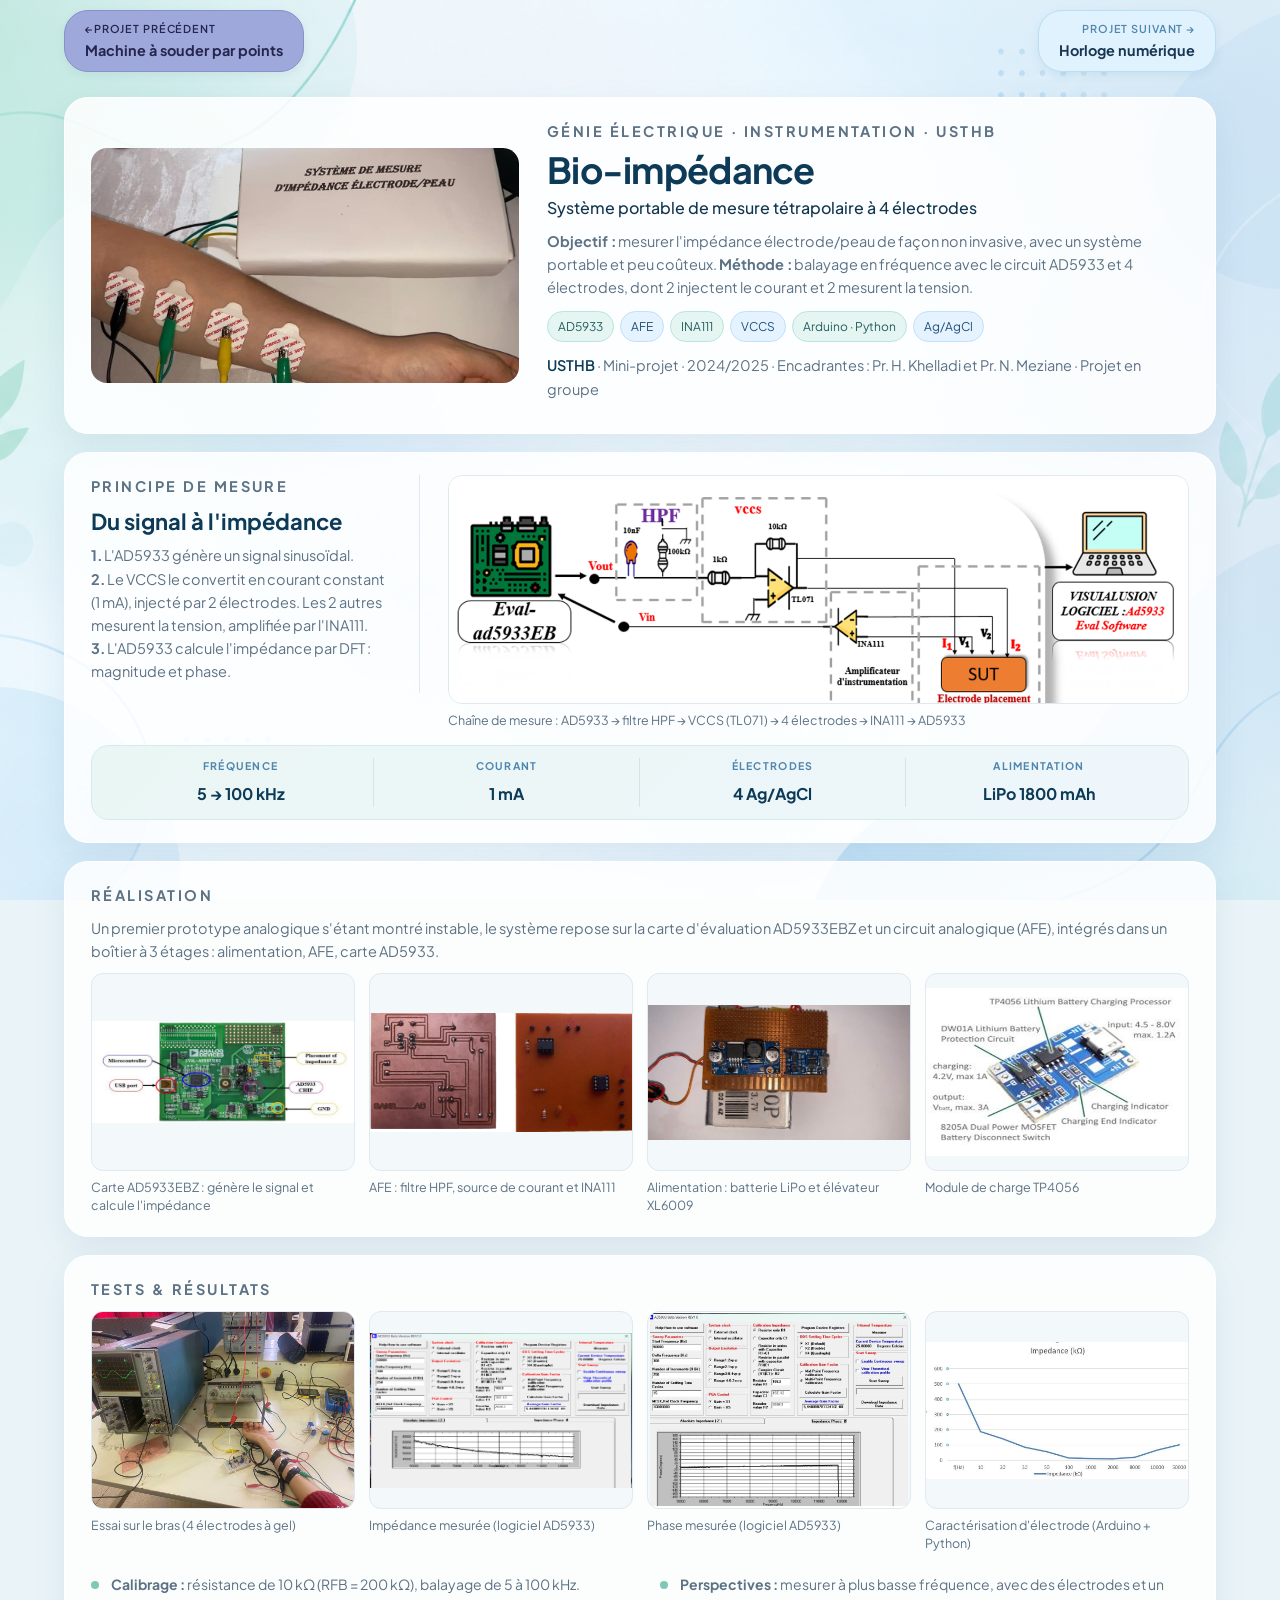
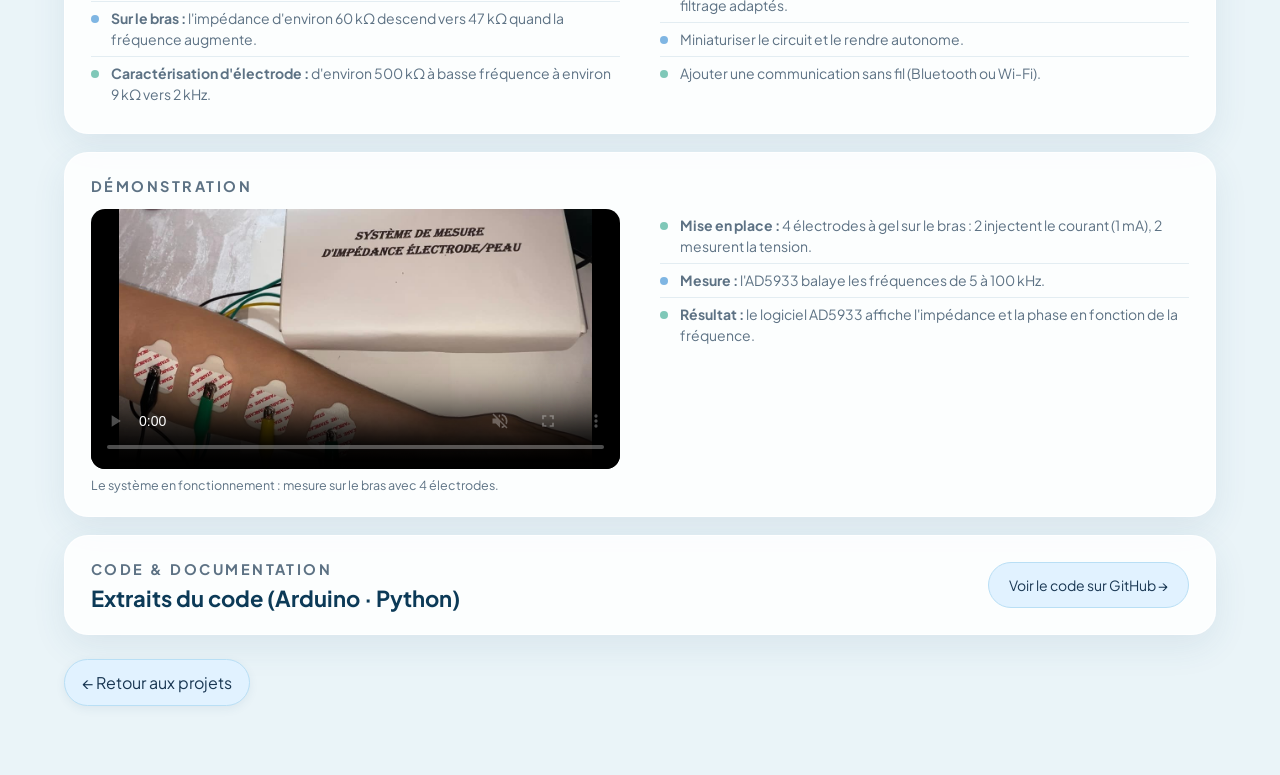
<file: bioimpedance.html>
<!DOCTYPE html>
<html lang="fr">

<head>
    <meta charset="UTF-8">
    <meta name="viewport" content="width=device-width, initial-scale=1.0">
    <title>Bio-impédance 4 électrodes — Sara Messaoudi</title>

    <link rel="stylesheet" href="style.css">

    <style>
        /* =========================================================
           PAGE BIO-IMPÉDANCE — tout le style est ici, rien à ajouter
           dans style.css
        ========================================================= */

        body {
            background-color: #eaf4f8;
            background-image:
                radial-gradient(circle at 0% 25%, rgba(190, 232, 220, 0.55) 0, transparent 28%),
                radial-gradient(circle at 100% 15%, rgba(205, 225, 240, 0.7) 0, transparent 30%),
                radial-gradient(circle at 100% 65%, rgba(205, 225, 240, 0.6) 0, transparent 28%),
                url("images/background-portfolio.png");
            background-size: auto, auto, auto, cover;
            background-attachment: fixed;
        }

        /* Cartes */

        .proj-card {
            margin-bottom: 18px;
            padding: 22px 26px;
            background: rgba(255, 255, 255, 0.85);
            border: 1px solid rgba(255, 255, 255, 0.9);
            border-radius: 24px;
            box-shadow: 0 12px 35px rgba(48, 91, 120, 0.09);
            color: #182431;
        }

        .proj-category {
            color: #4f86ad;
            font-size: 0.72rem;
            letter-spacing: 0.17em;
            font-weight: 700;
            margin-bottom: 12px;
        }

        .proj-card h1,
        .proj-card h2 {
            color: #0c3a57;
        }

        .proj-title {
            font-size: 22px;
            line-height: 1.2;
            margin: 4px 0 10px;
        }

        .proj-card p {
            color: #5d7284;
            font-size: 14.5px;
            line-height: 1.6;
            margin-bottom: 10px;
        }

        /* =========================
           CARTE 1 : PRÉSENTATION (compacte)
        ========================= */

        .proj-intro {
            display: grid;
            grid-template-columns: 0.8fr 1.2fr;
            gap: 28px;
            align-items: center;
            padding: 22px 26px;
        }

        .proj-intro-image img {
            width: 100%;
            height: auto;
            max-height: 260px;
            object-fit: contain;            /* image entière, sans recadrage */
            display: block;
            border-radius: 16px;
            background: #f3f8fb;
        }

        .proj-intro .proj-category {
            margin-bottom: 6px;
        }

        .proj-intro h1 {
            font-size: clamp(26px, 3vw, 36px);
            line-height: 1.1;
            letter-spacing: -0.02em;
            margin: 4px 0 8px;
        }

        .proj-intro h2 {
            font-size: 16px;
            line-height: 1.4;
            font-weight: 500;
            color: #12364d;
            margin-bottom: 10px;
        }

        .proj-intro p {
            font-size: 14.5px;
            line-height: 1.6;
            margin-bottom: 10px;
        }

        .proj-tags {
            display: flex;
            flex-wrap: wrap;
            gap: 6px;
            margin-top: 12px;
        }

        .proj-tags span {
            padding: 5px 10px;
            border-radius: 20px;
            font-size: 12px;
            background: #e5f5f2;
            border: 1px solid #b9e5dc;
            color: #245e60;
        }

        .proj-tags span:nth-child(even) {
            background: #e5f2ff;
            border-color: #c2e0f7;
            color: #214f75;
        }

        .proj-meta {
            font-size: 13px;
            color: #5d7284;
            margin-top: 12px;
            line-height: 1.5;
        }

        .proj-meta strong {
            color: #0c3a57;
            font-weight: 600;
        }

        /* =========================
           CARTES AVEC TEXTE À GAUCHE / CONTENU À DROITE
        ========================= */

        .proj-split {
            display: grid;
            grid-template-columns: 0.75fr 1.25fr;
            align-items: start;
        }

        .proj-split-wide {
            grid-template-columns: 0.6fr 1.4fr;   /* plus de place pour le schéma */
        }

        .proj-text {
            padding-right: 30px;
            border-right: 1px solid #dfe9ef;
        }

        .proj-side {
            padding-left: 28px;
            min-width: 0;
        }

        .proj-flow {
            display: flex;
            flex-wrap: wrap;
            align-items: center;
            gap: 8px;
            margin-bottom: 14px;
        }

        .proj-step {
            padding: 7px 13px;
            border-radius: 20px;
            font-size: 12.5px;
            background: #e5f5f2;
            border: 1px solid #b9e5dc;
            color: #245e60;
        }

        .proj-step:nth-of-type(even) {
            background: #e5f2ff;
            border-color: #c2e0f7;
            color: #214f75;
        }

        .proj-arrow {
            color: #7aa6c2;
            font-size: 15px;
            font-style: normal;
        }

        .proj-specs {
            display: grid;
            grid-template-columns: repeat(4, 1fr);
            background: linear-gradient(135deg, #eaf6f4, #eef6fb);
            border: 1px solid #d5ebe8;
            border-radius: 18px;
            padding: 12px 16px;
        }

        .proj-spec {
            text-align: center;
            padding: 0 6px;
            border-right: 1px solid #d3e4ea;
        }

        .proj-spec:last-child {
            border-right: none;
        }

        .proj-spec span {
            display: block;
            font-size: 10.5px;
            letter-spacing: 0.12em;
            font-weight: 700;
            color: #4f86ad;
            margin-bottom: 6px;
        }

        .proj-spec strong {
            font-size: 16px;
            color: #0c3a57;
        }

        .proj-spec small {
            display: block;
            margin-top: 4px;
            font-size: 11.5px;
            line-height: 1.35;
            color: #5d7284;
        }

        .proj-figure {
            margin: 0;
        }

        .proj-figure img {
            width: 100%;
            height: auto;
            display: block;
            border-radius: 14px;
            background: #fff;
            border: 1px solid #dfe9ef;
        }

        .proj-figure figcaption {
            font-size: 12.5px;
            line-height: 1.4;
            color: #5d7284;
            margin-top: 8px;
        }

        /* =========================
           GALERIES
        ========================= */

        .proj-gallery {
            display: grid;
            grid-template-columns: repeat(3, minmax(0, 1fr));
            gap: 16px;
        }

        .proj-gallery figure {
            margin: 0;
            min-width: 0;
        }

        .proj-gallery img {
            width: 100%;
            height: auto;
            aspect-ratio: 4 / 3;
            object-fit: contain;            /* image entière, sans recadrage */
            display: block;
            border-radius: 12px;
            background: #f3f8fb;
            border: 1px solid #dfe9ef;
        }

        .proj-gallery figcaption {
            font-size: 12.5px;
            line-height: 1.4;
            color: #5d7284;
            margin-top: 8px;
        }

        .proj-gallery-4 {
            grid-template-columns: repeat(4, minmax(0, 1fr));
            gap: 14px;
        }

        .proj-gallery-4 img {
            height: auto;
        }

        /* =========================
           LISTES / DEUX COLONNES
        ========================= */

        .proj-two {
            display: grid;
            grid-template-columns: 1fr 1fr;
            gap: 40px;
            align-items: start;
        }

        .proj-list {
            list-style: none;
            padding: 0;
            margin: 0;
        }

        .proj-list li {
            position: relative;
            padding: 6px 0 6px 20px;
            color: #5d7284;
            font-size: 14px;
            line-height: 1.5;
            border-bottom: 1px solid #e3edf2;
        }

        .proj-list li:last-child {
            border-bottom: none;
        }

        .proj-list li::before {
            content: "";
            position: absolute;
            left: 0;
            top: 13px;
            width: 8px;
            height: 8px;
            border-radius: 50%;
            background: #7fc8b8;
        }

        .proj-list li:nth-child(even)::before {
            background: #7fb6e3;
        }

        .proj-subtitle {
            font-size: 17px;
            margin: 0 0 8px;
        }

        /* =========================
           VIDÉO DE DÉMONSTRATION
        ========================= */

        .proj-video {
            width: 100%;
            max-height: 260px;
            display: block;
            border-radius: 14px;
            background: #000;
        }

        .proj-note {
            font-size: 12.5px !important;
            line-height: 1.4 !important;
            margin: 8px 0 0 !important;
        }

        /* =========================
           CODE & GITHUB
        ========================= */

        .proj-code-head {
            display: flex;
            align-items: center;
            justify-content: space-between;
            flex-wrap: wrap;
            gap: 16px;
            margin-bottom: 18px;
        }

        .proj-btn {
            display: inline-block;
            padding: 11px 20px;
            border-radius: 30px;
            background: #e1f2ff;
            border: 1px solid #b9dff5;
            color: #193753;
            font-size: 14px;
            transition: 0.25s ease;
        }

        .proj-btn:hover {
            background: #cce9fb;
            transform: translateY(-2px);
        }

        .proj-gallery-2 {
            grid-template-columns: repeat(2, minmax(0, 1fr));
        }

        .proj-gallery-2 img {
            height: auto;
        }

        /* =========================
           TÉLÉPHONE ET TABLETTE
        ========================= */

        @media (max-width: 800px) {

            .proj-intro,
            .proj-split,
            .proj-two {
                grid-template-columns: 1fr;
                gap: 25px;
            }

            .proj-intro-image img {
                height: auto;
                max-height: 240px;
            }

            .proj-text {
                padding-right: 0;
                border-right: none;
            }

            .proj-side {
                padding-left: 0;
            }

            .proj-specs {
                grid-template-columns: repeat(2, 1fr);
                gap: 18px 0;
            }

            .proj-spec:nth-child(2n) {
                border-right: none;
            }

            .proj-gallery,
            .proj-gallery-4 {
                grid-template-columns: repeat(2, minmax(0, 1fr));
            }

            .proj-gallery-4 img,
            .proj-gallery img {
                height: auto;
            }

            .proj-gallery-2 {
                grid-template-columns: repeat(2, minmax(0, 1fr));
            }
        }
    </style>
</head>

<body>

    <main class="container leme-page">

        <div class="project-topbar">
            <a href="index.html#projet-07" class="project-back">← Retour aux projets</a>

            <a href="digital-clock.html" class="project-nav-btn project-nav-next">
                <span>PROJET SUIVANT →</span>
                <strong>Horloge numérique</strong>
            </a>
        </div>


        <!-- ===== CARTE 1 : PRÉSENTATION (compacte) ===== -->
        <section class="proj-card proj-intro">

            <div class="proj-intro-image">
                <!-- PHOTO : systeme-complet.jpg -->
                <img src="images/bioimpedance/systeme-complet.jpg" alt="Système de mesure de bio-impédance à quatre électrodes posé sur le bras">
            </div>

            <div>
                <p class="proj-category">GÉNIE ÉLECTRIQUE · INSTRUMENTATION · USTHB</p>
                <h1>Bio-impédance</h1>
                <h2>Système portable de mesure tétrapolaire à 4 électrodes</h2>

                <p>
                    <strong>Objectif :</strong> mesurer l'impédance électrode/peau de façon
                    non invasive, avec un système portable et peu coûteux.
                    <strong>Méthode :</strong> balayage en fréquence avec le circuit AD5933 et
                    4 électrodes, dont 2 injectent le courant et 2 mesurent la tension.
                </p>

                <div class="proj-tags">
                    <span>AD5933</span>
                    <span>AFE</span>
                    <span>INA111</span>
                    <span>VCCS</span>
                    <span>Arduino · Python</span>
                    <span>Ag/AgCl</span>
                </div>

                <p class="proj-meta">
                    <strong>USTHB</strong> · Mini-projet · 2024/2025 ·
                    Encadrantes : Pr. H. Khelladi et Pr. N. Meziane · Projet en groupe
                </p>
            </div>

        </section>


        <!-- ===== CARTE 2 : PRINCIPE DE MESURE ===== -->
        <section class="proj-card">

            <div class="proj-split proj-split-wide">

                <div class="proj-text">
                    <p class="proj-category">PRINCIPE DE MESURE</p>
                    <h2 class="proj-title">Du signal à l'impédance</h2>
                    <p>
                        <strong>1.</strong> L'AD5933 génère un signal sinusoïdal.<br>
                        <strong>2.</strong> Le VCCS le convertit en courant constant (1 mA), injecté par
                        2 électrodes. Les 2 autres mesurent la tension, amplifiée par l'INA111.<br>
                        <strong>3.</strong> L'AD5933 calcule l'impédance par DFT : magnitude et phase.
                    </p>
                </div>

                <div class="proj-side">
                    <figure class="proj-figure">
                        <!-- SCHÉMA : schema-systeme.png -->
                        <img src="images/bioimpedance/schema-systeme.png" alt="Chaîne de mesure : carte AD5933, filtre HPF, VCCS, INA111 et zone sous test">
                        <figcaption>Chaîne de mesure : AD5933 → filtre HPF → VCCS (TL071) → 4 électrodes → INA111 → AD5933</figcaption>
                    </figure>
                </div>

            </div>

            <div class="proj-specs" style="margin-top:16px;">
                <div class="proj-spec">
                    <span>FRÉQUENCE</span>
                    <strong>5 → 100 kHz</strong>
                </div>
                <div class="proj-spec">
                    <span>COURANT</span>
                    <strong>1 mA</strong>
                </div>
                <div class="proj-spec">
                    <span>ÉLECTRODES</span>
                    <strong>4 Ag/AgCl</strong>
                </div>
                <div class="proj-spec">
                    <span>ALIMENTATION</span>
                    <strong>LiPo 1800 mAh</strong>
                </div>
            </div>

        </section>


        <!-- ===== CARTE 3 : RÉALISATION ===== -->
        <section class="proj-card">

            <p class="proj-category">RÉALISATION</p>
            <p>
                Un premier prototype analogique s'étant montré instable, le système repose sur la
                carte d'évaluation AD5933EBZ et un circuit analogique (AFE), intégrés dans un
                boîtier à 3 étages : alimentation, AFE, carte AD5933.
            </p>

            <div class="proj-gallery proj-gallery-4">

                <figure>
                    <!-- PHOTO : ad5933ebz.jpg -->
                    <img src="images/bioimpedance/ad5933ebz.jpg" alt="Carte d'évaluation AD5933EBZ">
                    <figcaption>Carte AD5933EBZ : génère le signal et calcule l'impédance</figcaption>
                </figure>

                <figure>
                    <!-- PHOTO : afe.jpg -->
                    <img src="images/bioimpedance/afe.jpg" alt="Circuit imprimé du front-end analogique">
                    <figcaption>AFE : filtre HPF, source de courant et INA111</figcaption>
                </figure>

                <figure>
                    <!-- PHOTO : alimentation.jpg -->
                    <img src="images/bioimpedance/alimentation.jpg" alt="Alimentation rechargeable avec batterie LiPo">
                    <figcaption>Alimentation : batterie LiPo et élévateur XL6009</figcaption>
                </figure>

                <figure>
                    <!-- PHOTO : chargeTP4056.png -->
                    <img src="images/bioimpedance/chargeTP4056.png" alt="Module de charge TP4056">
                    <figcaption>Module de charge TP4056</figcaption>
                </figure>

            </div>

        </section>


        <!-- ===== CARTE 4 : TESTS ET RÉSULTATS ===== -->
        <section class="proj-card">

            <p class="proj-category">TESTS &amp; RÉSULTATS</p>

            <div class="proj-gallery proj-gallery-4" style="margin-bottom:16px;">

                <figure>
                    <!-- PHOTO : test-bras.jpg -->
                    <img src="images/bioimpedance/test-bras.jpg" alt="Mesure de bio-impédance sur le bras avec 4 électrodes à gel">
                    <figcaption>Essai sur le bras (4 électrodes à gel)</figcaption>
                </figure>

                <figure>
                    <!-- IMAGE : courbe-impedance.png -->
                    <img src="images/bioimpedance/courbe-impedance.png" alt="Courbe d'impédance en fonction de la fréquence">
                    <figcaption>Impédance mesurée (logiciel AD5933)</figcaption>
                </figure>

                <figure>
                    <!-- IMAGE : courbe-phase.jpg -->
                    <img src="images/bioimpedance/courbe-phase.jpg" alt="Courbe de phase en fonction de la fréquence">
                    <figcaption>Phase mesurée (logiciel AD5933)</figcaption>
                </figure>

                <figure>
                    <!-- IMAGE : courbe-electrode.jpg -->
                    <img src="images/bioimpedance/courbe-electrode.jpg" alt="Impédance de l'électrode en fonction de la fréquence">
                    <figcaption>Caractérisation d'électrode (Arduino + Python)</figcaption>
                </figure>

            </div>

            <div class="proj-two">

                <ul class="proj-list">
                    <li><strong>Calibrage :</strong> résistance de 10 kΩ (RFB = 200 kΩ), balayage de 5 à 100 kHz.</li>
                    <li><strong>Sur le bras :</strong> l'impédance d'environ 60 kΩ descend vers 47 kΩ quand la fréquence augmente.</li>
                    <li><strong>Caractérisation d'électrode :</strong> d'environ 500 kΩ à basse fréquence à environ 9 kΩ vers 2 kHz.</li>
                </ul>

                <ul class="proj-list">
                    <li><strong>Perspectives :</strong> mesurer à plus basse fréquence, avec des électrodes et un filtrage adaptés.</li>
                    <li>Miniaturiser le circuit et le rendre autonome.</li>
                    <li>Ajouter une communication sans fil (Bluetooth ou Wi-Fi).</li>
                </ul>

            </div>

        </section>


        <!-- ===== CARTE 5 : DÉMONSTRATION (vidéo + commentaires) ===== -->
        <section class="proj-card">

            <p class="proj-category">DÉMONSTRATION</p>

            <div class="proj-two">

                <div>
                    <!-- VIDÉO : mets ta vidéo dans images/bioimpedance/ sous le nom demo-bioimpedance.mp4 -->
                    <video class="proj-video" controls muted playsinline preload="metadata"
                           poster="images/bioimpedance/systeme-complet.jpg">
                        <source src="images/bioimpedance/bioimpedance.mp4" type="video/mp4">
                        Votre navigateur ne peut pas lire cette vidéo.
                    </video>
                    <p class="proj-note">Le système en fonctionnement : mesure sur le bras avec 4 électrodes.</p>
                </div>

                <ul class="proj-list">
                    <li><strong>Mise en place :</strong> 4 électrodes à gel sur le bras : 2 injectent le courant (1 mA), 2 mesurent la tension.</li>
                    <li><strong>Mesure :</strong> l'AD5933 balaye les fréquences de 5 à 100 kHz.</li>
                    <li><strong>Résultat :</strong> le logiciel AD5933 affiche l'impédance et la phase en fonction de la fréquence.</li>
                </ul>

            </div>

        </section>


        <!-- ===== CARTE 6 : CODE ===== -->
        <section class="proj-card">

            <div class="proj-code-head" style="margin-bottom:0;">
                <div>
                    <p class="proj-category" style="margin-bottom:4px;">CODE &amp; DOCUMENTATION</p>
                    <h2 class="proj-title" style="margin:0;">Extraits du code (Arduino · Python)</h2>
                </div>

                <!-- Remplace le # par le lien de ton GitHub -->
                <a href="#" class="proj-btn" target="_blank">Voir le code sur GitHub →</a>
            </div>

        </section>

        <div class="project-nav">
            <a href="spot-welder.html" class="project-nav-btn">
                <span>←PROJET PRÉCÉDENT</span>
                <strong>Machine à souder par points</strong>
            </a>
        </div>

    </main>

</body>
</html>
</file>
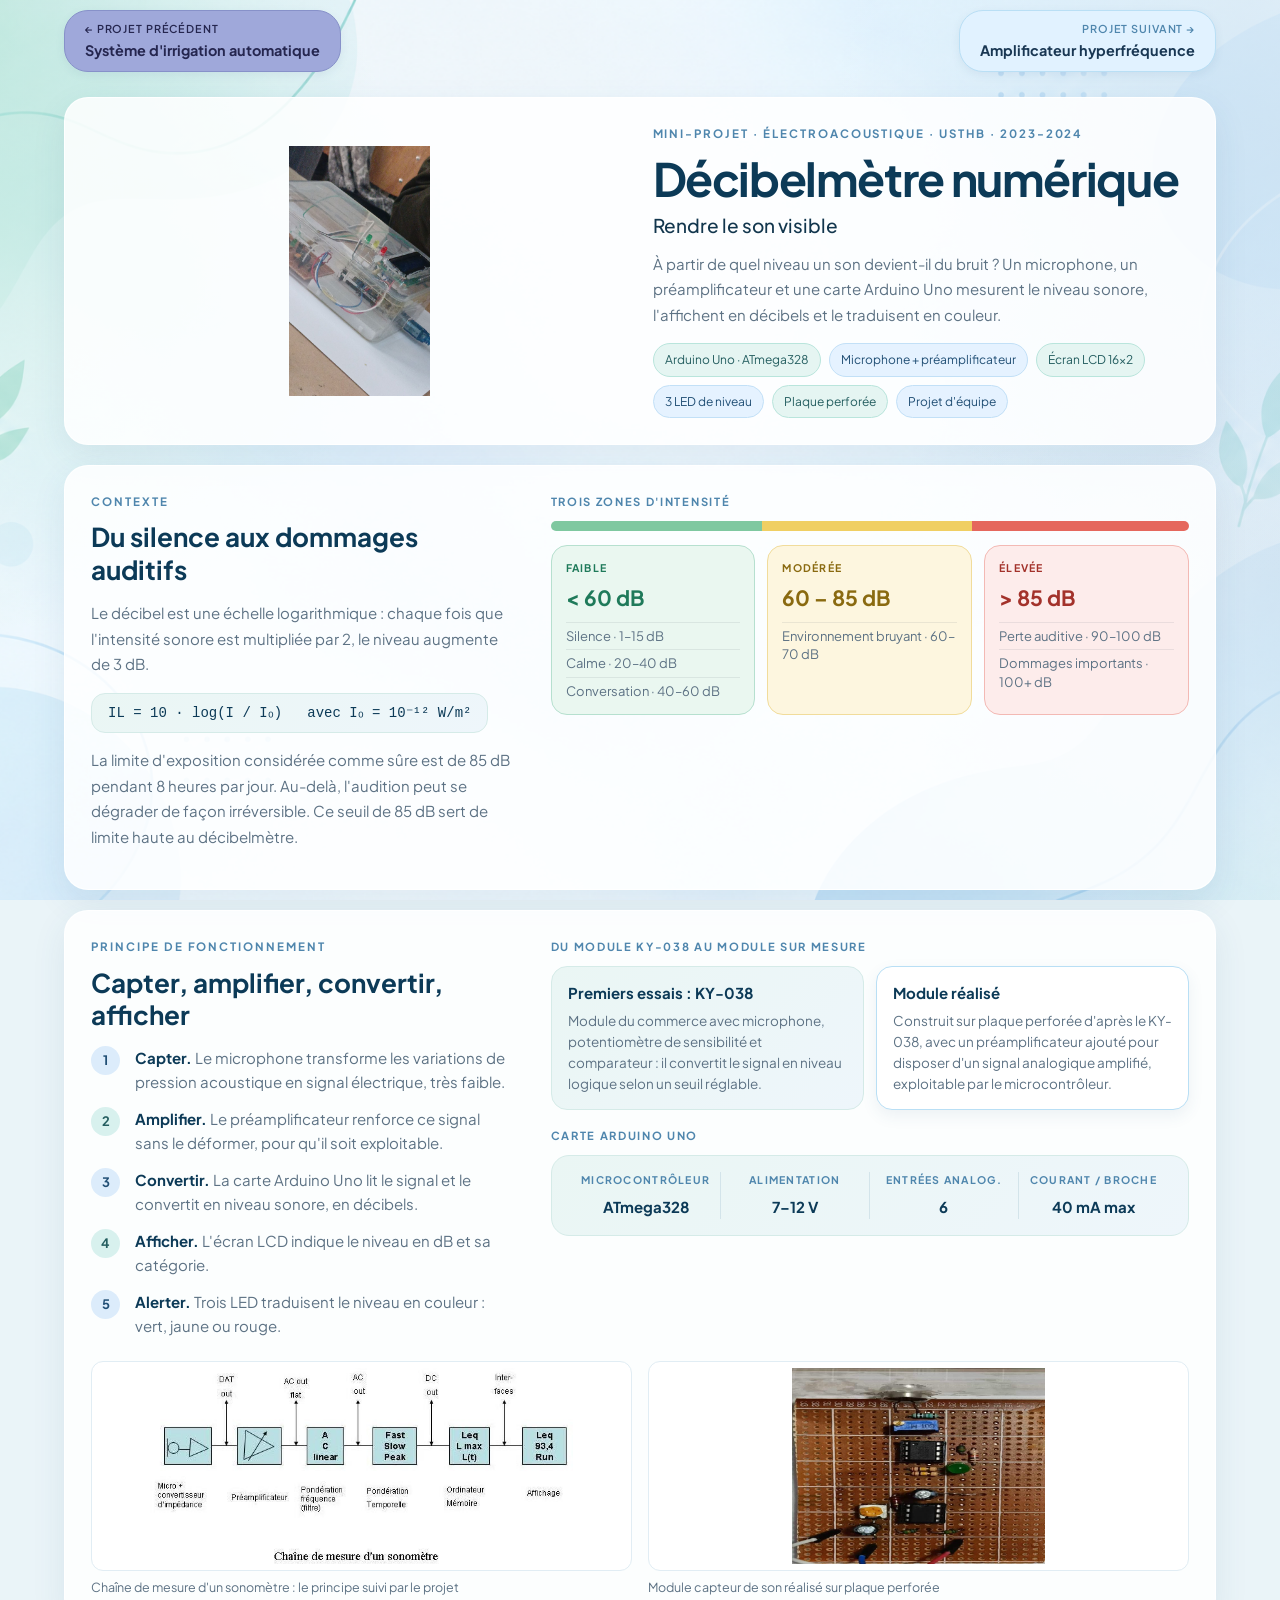
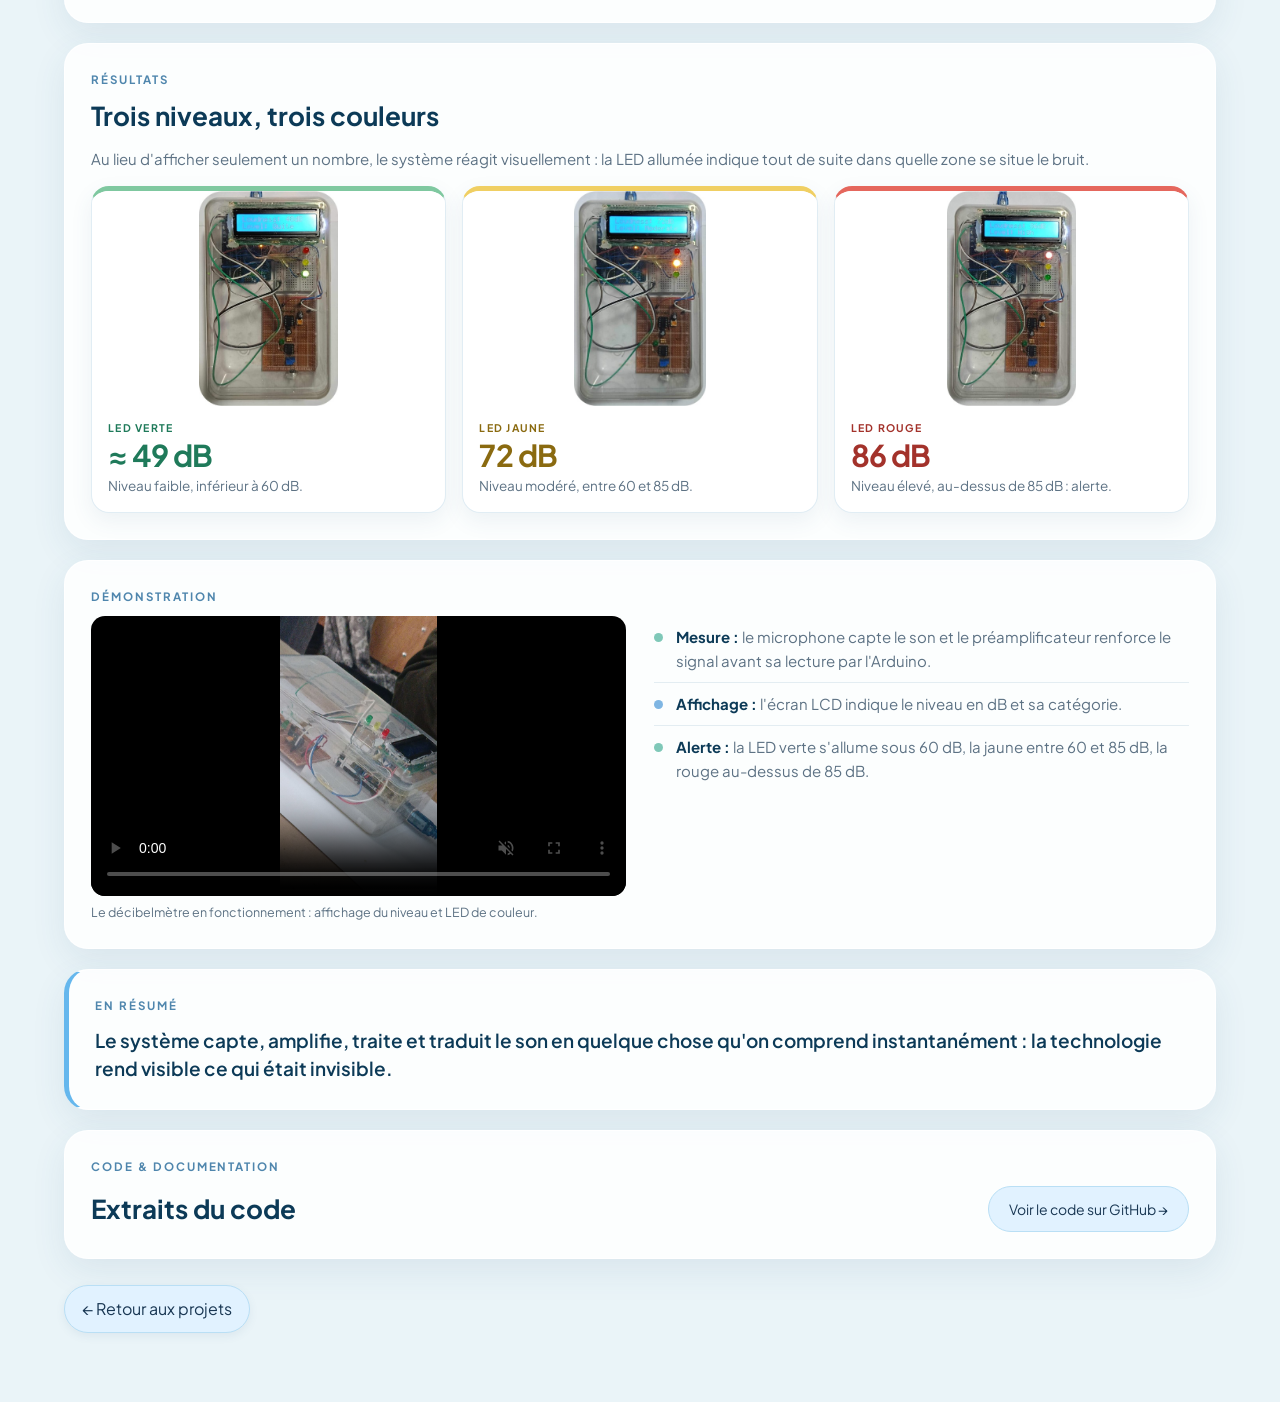
<file: decibelmetre.html>
<!DOCTYPE html>
<html lang="fr">

<head>
    <meta charset="UTF-8">
    <meta name="viewport" content="width=device-width, initial-scale=1.0">
    <title>Décibelmètre numérique — Sara Messaoudi</title>

    <link rel="stylesheet" href="style.css">

    <style>
        /* =========================================================
           PAGE DÉCIBELMÈTRE — tout le style est ici,
           rien à ajouter dans style.css
        ========================================================= */

        body {
            background-color: #eaf4f8;
            background-image:
                radial-gradient(circle at 0% 25%, rgba(190, 232, 220, 0.55) 0, transparent 28%),
                radial-gradient(circle at 100% 15%, rgba(205, 225, 240, 0.7) 0, transparent 30%),
                radial-gradient(circle at 100% 65%, rgba(205, 225, 240, 0.6) 0, transparent 28%),
                url("images/background-portfolio.png");
            background-size: auto, auto, auto, cover;
            background-attachment: fixed;
        }

        /* ---------- Cartes ---------- */

        .db-card {
            margin-bottom: 20px;
            padding: 26px;
            background: rgba(255, 255, 255, 0.85);
            border: 1px solid rgba(255, 255, 255, 0.9);
            border-radius: 24px;
            box-shadow: 0 12px 35px rgba(48, 91, 120, 0.09);
            color: #182431;
        }

        .db-card h1,
        .db-card h2 {
            color: #0c3a57;
        }

        .db-card p {
            color: #5d7284;
            font-size: 15px;
            line-height: 1.7;
            margin-bottom: 14px;
        }

        .db-card p.db-category {
            color: #4f86ad;
            font-size: 0.72rem;
            font-weight: 700;
            letter-spacing: 0.17em;
            margin-bottom: 10px;
        }

        .db-card p.db-sub {
            color: #4f86ad;
            font-size: 0.7rem;
            font-weight: 700;
            letter-spacing: 0.15em;
            margin: 0 0 10px;
        }

        .db-title {
            font-size: 26px;
            line-height: 1.25;
            margin: 6px 0 14px;
        }

        /* ---------- Carte 1 : présentation (compacte) ---------- */

        .db-intro {
            display: grid;
            grid-template-columns: 1fr 1fr;
            gap: 25px;
            align-items: center;
        }


.db-intro-image img {
    width: 100%;
    height: 250px;
    object-fit: contain;
    object-position: center;
    display: block;
    border-radius: 14px;
}


        .db-intro h1 {
            font-size: clamp(32px, 3.6vw, 46px);
            line-height: 1.05;
            letter-spacing: -0.03em;
            margin: 8px 0 10px;
        }

        .db-intro h2 {
            font-size: 19px;
            line-height: 1.4;
            font-weight: 500;
            color: #12364d;
            margin-bottom: 12px;
        }

        .db-tags {
            display: flex;
            flex-wrap: wrap;
            gap: 8px;
            margin-top: 16px;
        }

        .db-tags span {
            padding: 6px 11px;
            border-radius: 20px;
            font-size: 12px;
            background: #e5f5f2;
            border: 1px solid #b9e5dc;
            color: #245e60;
        }

        .db-tags span:nth-child(even) {
            background: #e5f2ff;
            border-color: #c2e0f7;
            color: #214f75;
        }

        /* ---------- Carte 2 : contexte et zones sonores ---------- */

        .db-split {
            display: grid;
            grid-template-columns: 0.8fr 1.2fr;
            gap: 10px 34px;
            align-items: start;
        }

        .db-formula {
            display: inline-block;
            margin: 2px 0 14px;
            padding: 8px 16px;
            border-radius: 14px;
            background: linear-gradient(135deg, #eaf6f4, #eef6fb);
            border: 1px solid #d5ebe8;
            color: #0c3a57;
            font-family: Consolas, Monaco, monospace;
            font-size: 14px;
        }

        .db-scalebar {
            height: 10px;
            margin-bottom: 14px;
            border-radius: 10px;
            background: linear-gradient(90deg, #7fc8a0 0%, #7fc8a0 33%, #f0cf63 33%, #f0cf63 66%, #e5675d 66%, #e5675d 100%);
        }

        .db-zones {
            display: grid;
            grid-template-columns: repeat(3, minmax(0, 1fr));
            gap: 12px;
        }

        .db-zone {
            padding: 14px 14px 10px;
            border-radius: 16px;
            border: 1px solid;
        }

        .db-zone.low {
            background: #eaf7f0;
            border-color: #b6e0cf;
        }

        .db-zone.mid {
            background: #fdf6df;
            border-color: #f1dc9b;
        }

        .db-zone.high {
            background: #fdeceb;
            border-color: #f3b9b4;
        }

        .db-zone span {
            display: block;
            font-size: 10.5px;
            font-weight: 700;
            letter-spacing: 0.12em;
        }

        .db-zone strong {
            display: block;
            margin: 4px 0 8px;
            font-size: 21px;
        }

        .db-zone.low span,
        .db-zone.low strong { color: #1f7a5a; }

        .db-zone.mid span,
        .db-zone.mid strong { color: #8a6a10; }

        .db-zone.high span,
        .db-zone.high strong { color: #a3322b; }

        .db-zone ul {
            list-style: none;
            padding: 0;
            margin: 0;
        }

        .db-zone li {
            padding: 4px 0;
            border-top: 1px solid rgba(24, 36, 49, 0.08);
            color: #5d7284;
            font-size: 13px;
            line-height: 1.4;
        }

        /* ---------- Carte 3 : principe de fonctionnement ---------- */

        .db-steps {
            list-style: none;
            counter-reset: step;
            padding: 0;
            margin: 6px 0 0;
        }

        .db-steps li {
            counter-increment: step;
            position: relative;
            padding: 0 0 13px 44px;
            color: #5d7284;
            font-size: 15px;
            line-height: 1.6;
        }

        .db-steps li::before {
            content: counter(step);
            position: absolute;
            left: 0;
            top: 0;
            width: 29px;
            height: 29px;
            display: grid;
            place-items: center;
            border-radius: 50%;
            background: #dcecfb;
            color: #214f75;
            font-size: 13px;
            font-weight: 700;
        }

        .db-steps li:nth-child(even)::before {
            background: #d8f1ee;
            color: #245e60;
        }

        .db-steps strong {
            color: #0c3a57;
        }

        .db-compare {
            display: grid;
            grid-template-columns: 1fr 1fr;
            gap: 12px;
            margin-bottom: 16px;
        }

        .db-compare > div {
            padding: 14px 16px;
            border-radius: 16px;
            border: 1px solid #d5ebe8;
            background: linear-gradient(135deg, #eaf6f4, #eef6fb);
        }

        .db-compare > div.custom {
            background: #ffffff;
            border-color: #b9dff5;
            box-shadow: 0 6px 16px rgba(49, 93, 125, 0.08);
        }

        .db-compare h3 {
            margin: 0 0 6px;
            color: #0c3a57;
            font-size: 15px;
        }

        .db-card .db-compare p {
            margin: 0;
            font-size: 13.5px;
            line-height: 1.55;
        }

        .db-full {
            grid-column: 1 / -1;
        }

        .db-specs {
            display: grid;
            grid-template-columns: repeat(4, 1fr);
            margin: 8px 0 20px;
            padding: 16px 20px;
            background: linear-gradient(135deg, #eaf6f4, #eef6fb);
            border: 1px solid #d5ebe8;
            border-radius: 18px;
        }

        .db-spec {
            padding: 0 8px;
            text-align: center;
            border-right: 1px solid #d3e4ea;
        }

        .db-spec:last-child {
            border-right: none;
        }

        .db-spec span {
            display: block;
            margin-bottom: 5px;
            color: #4f86ad;
            font-size: 10.5px;
            font-weight: 700;
            letter-spacing: 0.12em;
        }

        .db-spec strong {
            font-size: 15px;
            color: #0c3a57;
        }

        .db-gallery {
            display: grid;
            grid-template-columns: repeat(2, minmax(0, 1fr));
            gap: 16px;
        }

        .db-gallery figure {
            margin: 0;
            min-width: 0;
        }
        .db-gallery img {
            width: 100%;
            height: 210px;
            object-fit: contain;
            display: block;
            padding: 6px;
            border-radius: 12px;
            background: #ffffff;
            border: 1px solid #e1edf4;
        }

        /* Photo du module capteur de son */
        .db-gallery img.photo {
            width: 100%;
            height: 210px;
            object-fit: contain;
            object-position: center;
            padding: 6px;
            background: #ffffff;
        }




        .db-gallery figcaption {
            margin-top: 8px;
            color: #5d7284;
            font-size: 12.5px;
            line-height: 1.4;
        }

        /* ---------- Carte 4 : résultats ---------- */

        .db-results {
            display: grid;
            grid-template-columns: repeat(3, minmax(0, 1fr));
            gap: 16px;
            margin-top: 6px;
        }

        .db-result {
            overflow: hidden;
            border-radius: 18px;
            background: #ffffff;
            border: 1px solid #e1edf4;
            border-top: 5px solid;
            box-shadow: 0 8px 22px rgba(49, 93, 125, 0.08);
        }

        .db-result.low  { border-top-color: #7fc8a0; }
        .db-result.mid  { border-top-color: #f0cf63; }
        .db-result.high { border-top-color: #e5675d; }
/* Les trois photos du décibelmètre */
.db-result img {
    width: 100%;
    height: 215px;
    object-fit: contain;
    object-position: center;
    display: block;
    background: #ffffff;
}

        .db-result-body {
            padding: 14px 16px 16px;
        }

        .db-result-body span {
            display: block;
            font-size: 10.5px;
            font-weight: 700;
            letter-spacing: 0.12em;
        }

        .db-result-body strong {
            display: block;
            margin: 2px 0 4px;
            font-size: 30px;
            line-height: 1.1;
            letter-spacing: -0.02em;
        }

        .db-card .db-result-body p {
            margin: 0;
            font-size: 13.5px;
            line-height: 1.5;
        }

        .db-result.low  span, .db-result.low  strong { color: #1f7a5a; }
        .db-result.mid  span, .db-result.mid  strong { color: #8a6a10; }
        .db-result.high span, .db-result.high strong { color: #a3322b; }

        /* ---------- Carte démonstration : vidéo + commentaires ---------- */

        .db-demo {
            display: grid;
            grid-template-columns: 1fr 1fr;
            gap: 28px;
            align-items: start;
        }

        .db-video {
            width: 100%;
            max-height: 280px;
            display: block;
            border-radius: 14px;
            background: #000;
        }

        .db-card p.db-note {
            margin: 8px 0 0;
            font-size: 12.5px;
            line-height: 1.4;
        }

        .db-list {
            list-style: none;
            padding: 0;
            margin: 0;
        }

        .db-list li {
            position: relative;
            padding: 9px 0 9px 22px;
            color: #5d7284;
            font-size: 15px;
            line-height: 1.6;
            border-bottom: 1px solid #e3edf2;
        }

        .db-list li:last-child {
            border-bottom: none;
        }

        .db-list li::before {
            content: "";
            position: absolute;
            left: 0;
            top: 17px;
            width: 9px;
            height: 9px;
            border-radius: 50%;
            background: #7fc8b8;
        }

        .db-list li:nth-child(even)::before {
            background: #7fb6e3;
        }

        .db-list strong {
            color: #0c3a57;
        }

        /* ---------- Carte 5 : conclusion ---------- */

        .db-conclusion {
            border-left: 5px solid #65b7ed;
        }

        .db-card .db-quote {
            margin: 0;
            color: #0c3a57;
            font-size: 19px;
            font-weight: 600;
            line-height: 1.5;
        }

        /* ---------- Code & GitHub ---------- */

        .db-code-head {
            display: flex;
            align-items: center;
            justify-content: space-between;
            flex-wrap: wrap;
            gap: 16px;
        }

        .db-btn {
            display: inline-block;
            padding: 11px 20px;
            border-radius: 30px;
            background: #e1f2ff;
            border: 1px solid #b9dff5;
            color: #193753;
            font-size: 14px;
            transition: 0.25s ease;
        }

        .db-btn:hover {
            background: #cce9fb;
            transform: translateY(-2px);
        }

        /* ---------- Téléphone et tablette ---------- */

        @media (max-width: 800px) {

            .db-intro,
            .db-split,
            .db-demo {
                grid-template-columns: 1fr;
                gap: 20px;
            }

            .db-intro-image img {
                height: 220px;
            }

            .db-zones,
            .db-results,
            .db-compare,
            .db-gallery {
                grid-template-columns: 1fr;
            }

            .db-specs {
                grid-template-columns: repeat(2, 1fr);
                gap: 16px 0;
            }

            .db-spec:nth-child(2n) {
                border-right: none;
            }

            .db-result img {
                height: 240px;
            }
        }
    </style>
</head>

<body>

<main class="container leme-page">

    <!-- NAVIGATION DU HAUT -->
    <div class="project-topbar">
        <a href="index.html#projet-04" class="project-back">← Retour aux projets</a>

        <a href="ads-amplificateur.html" class="project-nav-btn project-nav-next">
            <span>PROJET SUIVANT →</span>
            <strong>Amplificateur hyperfréquence</strong>
        </a>
    </div>


    <!-- ===== CARTE 1 : PRÉSENTATION ===== -->
    <section class="db-card db-intro">

        <div class="db-intro-image">
            <img src="images/decibelmetre/garde.jpg"
                 alt="Prototype du décibelmètre : écran LCD, trois LED et plaque perforée dans un boîtier transparent">
        </div>

        <div>
            <p class="db-category">MINI-PROJET · ÉLECTROACOUSTIQUE · USTHB · 2023-2024</p>
            <h1>Décibelmètre numérique</h1>
            <h2>Rendre le son visible</h2>

            <p>
                À partir de quel niveau un son devient-il du bruit ? Un microphone,
                un préamplificateur et une carte Arduino Uno mesurent le niveau
                sonore, l'affichent en décibels et le traduisent en couleur.
            </p>

            <div class="db-tags">
                <span>Arduino Uno · ATmega328</span>
                <span>Microphone + préamplificateur</span>
                <span>Écran LCD 16×2</span>
                <span>3 LED de niveau</span>
                <span>Plaque perforée</span>
                <span>Projet d'équipe</span>
            </div>
        </div>

    </section>


    <!-- ===== CARTE 2 : CONTEXTE — LES ZONES SONORES ===== -->
    <section class="db-card db-split">

        <div>
            <p class="db-category">CONTEXTE</p>
            <h2 class="db-title">Du silence aux dommages auditifs</h2>

            <p>
                Le décibel est une échelle logarithmique : chaque fois que
                l'intensité sonore est multipliée par 2, le niveau augmente de 3 dB.
            </p>

            <span class="db-formula">IL = 10 · log(I / I₀) &nbsp; avec I₀ = 10⁻¹² W/m²</span>

            <p>
                La limite d'exposition considérée comme sûre est de 85 dB pendant
                8 heures par jour. Au-delà, l'audition peut se dégrader de façon
                irréversible. Ce seuil de 85 dB sert de limite haute au décibelmètre.
            </p>
        </div>

        <div>
            <p class="db-sub">TROIS ZONES D'INTENSITÉ</p>

            <div class="db-scalebar"></div>

            <div class="db-zones">

                <div class="db-zone low">
                    <span>FAIBLE</span>
                    <strong>&lt; 60 dB</strong>
                    <ul>
                        <li>Silence · 1–15 dB</li>
                        <li>Calme · 20–40 dB</li>
                        <li>Conversation · 40–60 dB</li>
                    </ul>
                </div>

                <div class="db-zone mid">
                    <span>MODÉRÉE</span>
                    <strong>60 – 85 dB</strong>
                    <ul>
                        <li>Environnement bruyant · 60–70 dB</li>
                    </ul>
                </div>

                <div class="db-zone high">
                    <span>ÉLEVÉE</span>
                    <strong>&gt; 85 dB</strong>
                    <ul>
                        <li>Perte auditive · 90–100 dB</li>
                        <li>Dommages importants · 100+ dB</li>
                    </ul>
                </div>

            </div>
        </div>

    </section>


    <!-- ===== CARTE 3 : PRINCIPE DE FONCTIONNEMENT ===== -->
    <section class="db-card db-split">

        <div>
            <p class="db-category">PRINCIPE DE FONCTIONNEMENT</p>
            <h2 class="db-title">Capter, amplifier, convertir, afficher</h2>

            <ol class="db-steps">
                <li>
                    <strong>Capter.</strong> Le microphone transforme les variations
                    de pression acoustique en signal électrique, très faible.
                </li>
                <li>
                    <strong>Amplifier.</strong> Le préamplificateur renforce ce signal
                    sans le déformer, pour qu'il soit exploitable.
                </li>
                <li>
                    <strong>Convertir.</strong> La carte Arduino Uno lit le signal et
                    le convertit en niveau sonore, en décibels.
                </li>
                <li>
                    <strong>Afficher.</strong> L'écran LCD indique le niveau en dB
                    et sa catégorie.
                </li>
                <li>
                    <strong>Alerter.</strong> Trois LED traduisent le niveau en couleur :
                    vert, jaune ou rouge.
                </li>
            </ol>
        </div>

        <div>
            <p class="db-sub">DU MODULE KY-038 AU MODULE SUR MESURE</p>

            <div class="db-compare">
                <div>
                    <h3>Premiers essais : KY-038</h3>
                    <p>
                        Module du commerce avec microphone, potentiomètre de
                        sensibilité et comparateur : il convertit le signal en niveau
                        logique selon un seuil réglable.
                    </p>
                </div>

                <div class="custom">
                    <h3>Module réalisé</h3>
                    <p>
                        Construit sur plaque perforée d'après le KY-038, avec un
                        préamplificateur ajouté pour disposer d'un signal analogique
                        amplifié, exploitable par le microcontrôleur.
                    </p>
                </div>
            </div>

            <p class="db-sub">CARTE ARDUINO UNO</p>

            <div class="db-specs" style="margin-bottom:0;">
                <div class="db-spec">
                    <span>MICROCONTRÔLEUR</span>
                    <strong>ATmega328</strong>
                </div>
                <div class="db-spec">
                    <span>ALIMENTATION</span>
                    <strong>7–12 V</strong>
                </div>
                <div class="db-spec">
                    <span>ENTRÉES ANALOG.</span>
                    <strong>6</strong>
                </div>
                <div class="db-spec">
                    <span>COURANT / BROCHE</span>
                    <strong>40 mA max</strong>
                </div>
            </div>
        </div>

<div class="db-full">
    <div class="db-gallery">

        <!-- À gauche : chaîne de mesure -->
        <figure>
            <img src="images/decibelmetre/chaine-mesure.jpg"
                 alt="Chaîne de mesure d'un sonomètre">
            <figcaption>
                Chaîne de mesure d'un sonomètre : le principe suivi par le projet
            </figcaption>
        </figure>

        <!-- À droite : module capteur de son -->
        <figure>
            <img class="photo"
                 src="images/decibelmetre/capteur-son.jpg"
                 alt="Module capteur de son réalisé sur plaque perforée">
            <figcaption>
                Module capteur de son réalisé sur plaque perforée
            </figcaption>
        </figure>

    </div>
</div>

    </section>


    <!-- ===== CARTE 4 : RÉSULTATS ===== -->
    <section class="db-card">

        <p class="db-category">RÉSULTATS</p>
        <h2 class="db-title">Trois niveaux, trois couleurs</h2>

        <p>
            Au lieu d'afficher seulement un nombre, le système réagit visuellement :
            la LED allumée indique tout de suite dans quelle zone se situe le bruit.
        </p>

        <div class="db-results">

            <div class="db-result low">
                <img src="images/decibelmetre/Image1.jpg"
                     alt="Décibelmètre indiquant environ 49 dB, LED verte allumée">
                <div class="db-result-body">
                    <span>LED VERTE</span>
                    <strong>≈ 49 dB</strong>
                    <p>Niveau faible, inférieur à 60 dB.</p>
                </div>
            </div>

            <div class="db-result mid">
                <img src="images/decibelmetre/Image2.jpg"
                     alt="Décibelmètre indiquant 72 dB, LED jaune allumée">
                <div class="db-result-body">
                    <span>LED JAUNE</span>
                    <strong>72 dB</strong>
                    <p>Niveau modéré, entre 60 et 85 dB.</p>
                </div>
            </div>

            <div class="db-result high">
                <img src="images/decibelmetre/Image3.jpg"
                     alt="Décibelmètre indiquant 86 dB, LED rouge allumée">
                <div class="db-result-body">
                    <span>LED ROUGE</span>
                    <strong>86 dB</strong>
                    <p>Niveau élevé, au-dessus de 85 dB : alerte.</p>
                </div>
            </div>

        </div>

    </section>


    <!-- ===== CARTE 5 : DÉMONSTRATION (vidéo + commentaires) ===== -->
    <section class="db-card">

        <p class="db-category">DÉMONSTRATION</p>

        <div class="db-demo">

            <div>
                <!-- VIDÉO : mets ta vidéo dans images/decibelmetre/ sous le nom demo-decibelmetre.mp4 -->
                <video class="db-video" controls muted playsinline preload="metadata"
                       poster="images/decibelmetre/garde.jpg">
                    <source src="images/decibelmetre/decibel.mp4" type="video/mp4">
                    Votre navigateur ne peut pas lire cette vidéo.
                </video>
                <p class="db-note">Le décibelmètre en fonctionnement : affichage du niveau et LED de couleur.</p>
            </div>

            <ul class="db-list">
                <li><strong>Mesure :</strong> le microphone capte le son et le préamplificateur renforce le signal avant sa lecture par l'Arduino.</li>
                <li><strong>Affichage :</strong> l'écran LCD indique le niveau en dB et sa catégorie.</li>
                <li><strong>Alerte :</strong> la LED verte s'allume sous 60 dB, la jaune entre 60 et 85 dB, la rouge au-dessus de 85 dB.</li>
            </ul>

        </div>

    </section>


    <!-- ===== CARTE 6 : CONCLUSION ===== -->
    <section class="db-card db-conclusion">

        <p class="db-category">EN RÉSUMÉ</p>

        <p class="db-quote">
            Le système capte, amplifie, traite et traduit le son en quelque chose
            qu'on comprend instantanément : la technologie rend visible ce qui
            était invisible.
        </p>

    </section>


    <!-- ===== CARTE 7 : CODE & GITHUB ===== -->
    <section class="db-card">

        <p class="db-category">CODE &amp; DOCUMENTATION</p>

        <div class="db-code-head">
            <h2 class="db-title" style="margin:0;">Extraits du code</h2>

            <!-- Remplace le # par le lien de ton GitHub -->
            <a href="#" class="db-btn" target="_blank" rel="noopener noreferrer">Voir le code sur GitHub →</a>
        </div>

    </section>


    <!-- NAVIGATION DU BAS -->
    <nav class="project-nav">
        <a href="irrigation.html" class="project-nav-btn">
            <span>← PROJET PRÉCÉDENT</span>
            <strong>Système d'irrigation automatique</strong>
        </a>
    </nav>

</main>

</body>
</html>
</file>
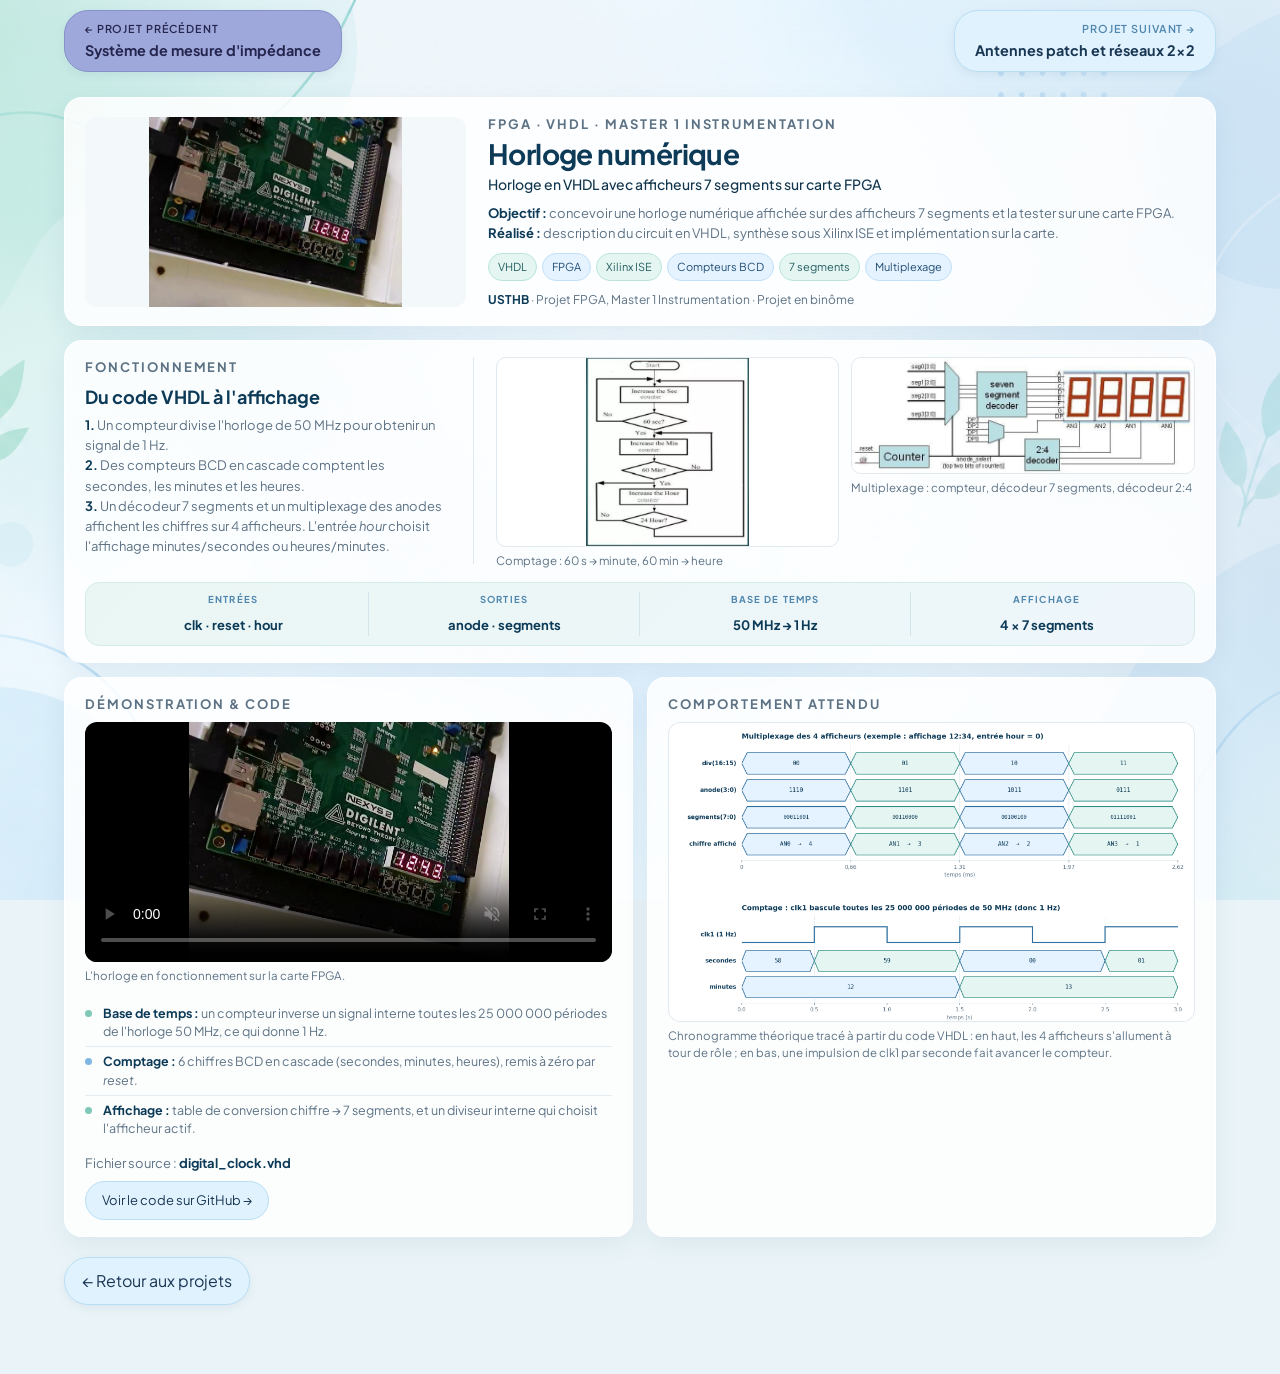
<file: digital-clock.html>
<!DOCTYPE html>
<html lang="fr">

<head>
    <meta charset="UTF-8">
    <meta name="viewport" content="width=device-width, initial-scale=1.0">
    <title>Horloge numérique FPGA — Sara Messaoudi</title>

    <link rel="stylesheet" href="style.css">

    <style>
        /* =========================================================
           PAGE HORLOGE NUMÉRIQUE — tout le style est ici, rien à ajouter
           dans style.css
        ========================================================= */

        body {
            background-color: #eaf4f8;
            background-image:
                radial-gradient(circle at 0% 25%, rgba(190, 232, 220, 0.55) 0, transparent 28%),
                radial-gradient(circle at 100% 15%, rgba(205, 225, 240, 0.7) 0, transparent 30%),
                radial-gradient(circle at 100% 65%, rgba(205, 225, 240, 0.6) 0, transparent 28%),
                url("images/background-portfolio.png");
            background-size: auto, auto, auto, cover;
            background-attachment: fixed;
        }

        /* Cartes */

        .proj-card {
            margin-bottom: 14px;
            padding: 16px 20px;
            background: rgba(255, 255, 255, 0.85);
            border: 1px solid rgba(255, 255, 255, 0.9);
            border-radius: 18px;
            box-shadow: 0 8px 24px rgba(48, 91, 120, 0.08);
            color: #182431;
        }

        .proj-category {
            color: #4f86ad;
            font-size: 0.66rem;
            letter-spacing: 0.15em;
            font-weight: 700;
            margin-bottom: 8px;
        }

        .proj-card h1,
        .proj-card h2 {
            color: #0c3a57;
        }

        .proj-title {
            font-size: 18px;
            line-height: 1.2;
            margin: 2px 0 8px;
        }

        .proj-card p {
            color: #5d7284;
            font-size: 13px;
            line-height: 1.55;
            margin-bottom: 8px;
        }

        .proj-card strong {
            color: #0c3a57;
        }

        /* =========================
           CARTE 1 : PRÉSENTATION (compacte)
        ========================= */

        .proj-intro {
            display: grid;
            grid-template-columns: 0.7fr 1.3fr;
            gap: 22px;
            align-items: center;
        }

        .proj-intro-image img {
            width: 100%;
            height: auto;
            max-height: 190px;
            object-fit: contain;            /* image entière, sans recadrage */
            display: block;
            border-radius: 12px;
            background: #f3f8fb;
        }

        .proj-intro .proj-category {
            margin-bottom: 4px;
        }

        .proj-intro h1 {
            font-size: clamp(22px, 2.5vw, 28px);
            line-height: 1.1;
            letter-spacing: -0.02em;
            margin: 2px 0 6px;
        }

        .proj-intro h2 {
            font-size: 14px;
            line-height: 1.4;
            font-weight: 500;
            color: #12364d;
            margin-bottom: 8px;
        }

        .proj-tags {
            display: flex;
            flex-wrap: wrap;
            gap: 5px;
            margin-top: 10px;
        }

        .proj-tags span {
            padding: 4px 9px;
            border-radius: 20px;
            font-size: 11px;
            background: #e5f5f2;
            border: 1px solid #b9e5dc;
            color: #245e60;
        }

        .proj-tags span:nth-child(even) {
            background: #e5f2ff;
            border-color: #c2e0f7;
            color: #214f75;
        }

        .proj-meta {
            font-size: 12px !important;
            margin-top: 10px;
            margin-bottom: 0 !important;
        }

        /* =========================
           TEXTE À GAUCHE / SCHÉMAS À DROITE
        ========================= */

        .proj-split {
            display: grid;
            grid-template-columns: 0.7fr 1.3fr;
            align-items: start;
        }

        .proj-text {
            padding-right: 22px;
            border-right: 1px solid #dfe9ef;
        }

        .proj-side {
            padding-left: 22px;
            min-width: 0;
        }

        .proj-specs {
            display: grid;
            grid-template-columns: repeat(4, 1fr);
            background: linear-gradient(135deg, #eaf6f4, #eef6fb);
            border: 1px solid #d5ebe8;
            border-radius: 14px;
            padding: 9px 12px;
        }

        .proj-spec {
            text-align: center;
            padding: 0 6px;
            border-right: 1px solid #d3e4ea;
        }

        .proj-spec:last-child {
            border-right: none;
        }

        .proj-spec span {
            display: block;
            font-size: 9.5px;
            letter-spacing: 0.12em;
            font-weight: 700;
            color: #4f86ad;
            margin-bottom: 4px;
        }

        .proj-spec strong {
            font-size: 13px;
            color: #0c3a57;
        }

        .proj-spec small {
            display: block;
            margin-top: 3px;
            font-size: 11px;
            line-height: 1.35;
            color: #5d7284;
        }

        /* =========================
           GALERIES
        ========================= */

        .proj-gallery {
            display: grid;
            gap: 12px;
        }

        .proj-gallery-2 {
            grid-template-columns: repeat(2, minmax(0, 1fr));
        }

        .proj-gallery-4 {
            grid-template-columns: repeat(4, minmax(0, 1fr));
        }

        .proj-gallery figure {
            margin: 0;
            min-width: 0;
        }

        .proj-gallery img {
            width: 100%;
            height: auto;
            max-height: 190px;
            object-fit: contain;            /* image entière, sans recadrage */
            display: block;
            border-radius: 10px;
            background: #fff;
            border: 1px solid #dfe9ef;
        }

        .proj-gallery figcaption {
            font-size: 11.5px;
            line-height: 1.4;
            color: #5d7284;
            margin-top: 6px;
        }

        .proj-video {
            width: 100%;
            max-height: 230px;
            display: block;
            border-radius: 12px;
            background: #000;
        }

        .proj-note {
            font-size: 11.5px !important;
            line-height: 1.4 !important;
            margin: 6px 0 0 !important;
        }

        .proj-figure img {
            width: 100%;
            height: auto;
            max-height: 250px;
            object-fit: contain;
            display: block;
            border-radius: 12px;
            background: #fff;
            border: 1px solid #dfe9ef;
        }

        /* =========================
           LISTES / DEUX COLONNES
        ========================= */

        .proj-two {
            display: grid;
            grid-template-columns: 1fr 1fr;
            gap: 28px;
            align-items: start;
        }

        .proj-list {
            list-style: none;
            padding: 0;
            margin: 0;
        }

        .proj-list li {
            position: relative;
            padding: 5px 0 5px 18px;
            color: #5d7284;
            font-size: 12.5px;
            line-height: 1.5;
            border-bottom: 1px solid #e3edf2;
        }

        .proj-list li:last-child {
            border-bottom: none;
        }

        .proj-list li::before {
            content: "";
            position: absolute;
            left: 0;
            top: 11px;
            width: 7px;
            height: 7px;
            border-radius: 50%;
            background: #7fc8b8;
        }

        .proj-list li:nth-child(even)::before {
            background: #7fb6e3;
        }

        /* Démonstration + Comportement attendu : côte à côte */
        .proj-row {
            display: grid;
            grid-template-columns: 1fr 1fr;
            gap: 14px;
            margin-bottom: 14px;
            align-items: stretch;
        }

        .proj-row .proj-card {
            margin-bottom: 0;
            min-width: 0;
        }

        .proj-row .proj-two {
            grid-template-columns: 1fr;
            gap: 14px;
        }

        .proj-row .proj-video {
            max-height: 240px;
        }

        .proj-row .proj-figure img {
            max-height: 300px;
        }

        .proj-btn {
            display: inline-block;
            padding: 8px 16px;
            border-radius: 30px;
            background: #e1f2ff;
            border: 1px solid #b9dff5;
            color: #193753;
            font-size: 13px;
            transition: 0.25s ease;
        }

        .proj-btn:hover {
            background: #cce9fb;
            transform: translateY(-2px);
        }

        /* =========================
           TÉLÉPHONE ET TABLETTE
        ========================= */

        @media (max-width: 800px) {

            .proj-intro,
            .proj-split,
            .proj-two {
                grid-template-columns: 1fr;
                gap: 20px;
            }

            .proj-intro-image img {
                max-height: 220px;
            }

            .proj-text {
                padding-right: 0;
                border-right: none;
            }

            .proj-side {
                padding-left: 0;
            }

            .proj-specs {
                grid-template-columns: repeat(2, 1fr);
                gap: 14px 0;
            }

            .proj-spec:nth-child(2n) {
                border-right: none;
            }

            .proj-row {
                grid-template-columns: 1fr;
            }

            .proj-gallery-4 {
                grid-template-columns: repeat(2, minmax(0, 1fr));
            }

            .proj-gallery img,
            .proj-figure img {
                max-height: none;
            }
        }
    </style>
</head>

<body>

    <main class="container leme-page">

        <div class="project-topbar">
            <a href="index.html#projet-08" class="project-back">← Retour aux projets</a>

            <a href="antennas-hfss.html" class="project-nav-btn project-nav-next">
                <span>PROJET SUIVANT →</span>
                <strong>Antennes patch et réseaux 2×2</strong>
            </a>
        </div>


        <!-- ===== CARTE 1 : PRÉSENTATION (compacte) ===== -->
        <section class="proj-card proj-intro">

            <div class="proj-intro-image">
                <!-- PHOTO : fpga-horloge.jpg -->
                <img src="images/digital-clock/fpga-horloge.jpg" alt="Horloge numérique VHDL affichée sur la carte FPGA">
            </div>

            <div>
                <p class="proj-category">FPGA · VHDL · MASTER 1 INSTRUMENTATION</p>
                <h1>Horloge numérique</h1>
                <h2>Horloge en VHDL avec afficheurs 7 segments sur carte FPGA</h2>

                <p>
                    <strong>Objectif :</strong> concevoir une horloge numérique affichée sur des
                    afficheurs 7 segments et la tester sur une carte FPGA.<br>
                    <strong>Réalisé :</strong> description du circuit en VHDL, synthèse sous
                    Xilinx ISE et implémentation sur la carte.
                </p>

                <div class="proj-tags">
                    <span>VHDL</span>
                    <span>FPGA</span>
                    <span>Xilinx ISE</span>
                    <span>Compteurs BCD</span>
                    <span>7 segments</span>
                    <span>Multiplexage</span>
                </div>

                <p class="proj-meta">
                    <strong>USTHB</strong> · Projet FPGA, Master 1 Instrumentation · Projet en binôme
                </p>
            </div>

        </section>


        <!-- ===== CARTE 2 : FONCTIONNEMENT ===== -->
        <section class="proj-card">

            <div class="proj-split">

                <div class="proj-text">
                    <p class="proj-category">FONCTIONNEMENT</p>
                    <h2 class="proj-title">Du code VHDL à l'affichage</h2>
                    <p>
                        <strong>1.</strong> Un compteur divise l'horloge de 50 MHz pour obtenir un
                        signal de 1 Hz.<br>
                        <strong>2.</strong> Des compteurs BCD en cascade comptent les secondes, les
                        minutes et les heures.<br>
                        <strong>3.</strong> Un décodeur 7 segments et un multiplexage des anodes
                        affichent les chiffres sur 4 afficheurs. L'entrée <em>hour</em> choisit
                        l'affichage minutes/secondes ou heures/minutes.
                    </p>
                </div>

                <div class="proj-side">
                    <div class="proj-gallery proj-gallery-2">

                        <figure>
                            <!-- SCHÉMA : organigramme.png -->
                            <img src="images/digital-clock/organigramme.png" alt="Organigramme du comptage : secondes, minutes, heures">
                            <figcaption>Comptage : 60 s → minute, 60 min → heure</figcaption>
                        </figure>

                        <figure>
                            <!-- SCHÉMA : multiplexage.jpg -->
                            <img src="images/digital-clock/multiplexage.jpg" alt="Schéma du multiplexage : compteur, décodeur 7 segments, décodeur 2:4 et 4 afficheurs">
                            <figcaption>Multiplexage : compteur, décodeur 7 segments, décodeur 2:4</figcaption>
                        </figure>

                    </div>
                </div>

            </div>

            <div class="proj-specs" style="margin-top:12px;">
                <div class="proj-spec">
                    <span>ENTRÉES</span>
                    <strong>clk · reset · hour</strong>
                </div>
                <div class="proj-spec">
                    <span>SORTIES</span>
                    <strong>anode · segments</strong>
                </div>
                <div class="proj-spec">
                    <span>BASE DE TEMPS</span>
                    <strong>50 MHz → 1 Hz</strong>
                </div>
                <div class="proj-spec">
                    <span>AFFICHAGE</span>
                    <strong>4 × 7 segments</strong>
                </div>
            </div>

        </section>


        <!-- ===== RANGÉE : DÉMONSTRATION + COMPORTEMENT ATTENDU (côte à côte) ===== -->
        <div class="proj-row">

        <!-- ===== CARTE 3 : DÉMONSTRATION ET CODE ===== -->
        <section class="proj-card">

            <p class="proj-category">DÉMONSTRATION &amp; CODE</p>

            <div class="proj-two">

                <div>
                    <!-- VIDÉO : demo-horloge.mp4 (mets ta vidéo dans images/digital-clock/) -->
                    <video class="proj-video" controls muted playsinline preload="metadata"
                           poster="images/digital-clock/fpga-horloge.jpg">
                        <source src="images/digital-clock/Video-Project.mp4" type="video/mp4">
                        Votre navigateur ne peut pas lire cette vidéo.
                    </video>
                    <p class="proj-note">L'horloge en fonctionnement sur la carte FPGA.</p>
                </div>

                <div>
                    <ul class="proj-list">
                        <li><strong>Base de temps :</strong> un compteur inverse un signal interne toutes les 25 000 000 périodes de l'horloge 50 MHz, ce qui donne 1 Hz.</li>
                        <li><strong>Comptage :</strong> 6 chiffres BCD en cascade (secondes, minutes, heures), remis à zéro par <em>reset</em>.</li>
                        <li><strong>Affichage :</strong> table de conversion chiffre → 7 segments, et un diviseur interne qui choisit l'afficheur actif.</li>
                    </ul>

                    <p style="margin-top:10px;">
                        Fichier source : <strong>digital_clock.vhd</strong>
                    </p>

                    <!-- Remplace le # par le lien de ton GitHub -->
                    <a href="#" class="proj-btn" target="_blank">Voir le code sur GitHub →</a>
                </div>

            </div>

        </section>


        <!-- ===== CARTE 4 : COMPORTEMENT ATTENDU ===== -->
        <section class="proj-card">

            <p class="proj-category">COMPORTEMENT ATTENDU</p>

            <figure class="proj-figure" style="margin:0;">
                <!-- IMAGE : chronogramme-attendu.png -->
                <img src="images/digital-clock/chronogramme-attendu.png" alt="Chronogramme théorique : multiplexage des afficheurs et comptage des secondes">
                <figcaption class="proj-note" style="color:#5d7284;">
                    Chronogramme théorique tracé à partir du code VHDL : en haut, les 4 afficheurs
                    s'allument à tour de rôle ; en bas, une impulsion de clk1 par seconde fait avancer le compteur.
                </figcaption>
            </figure>

        </section>

        </div>

        <div class="project-nav">
            <a href="bioimpedance.html" class="project-nav-btn project-nav-prev">
                <span>← PROJET PRÉCÉDENT</span>
                <strong>Système de mesure d'impédance</strong>
            </a>
        </div>

    </main>

</body>
</html>
</file>
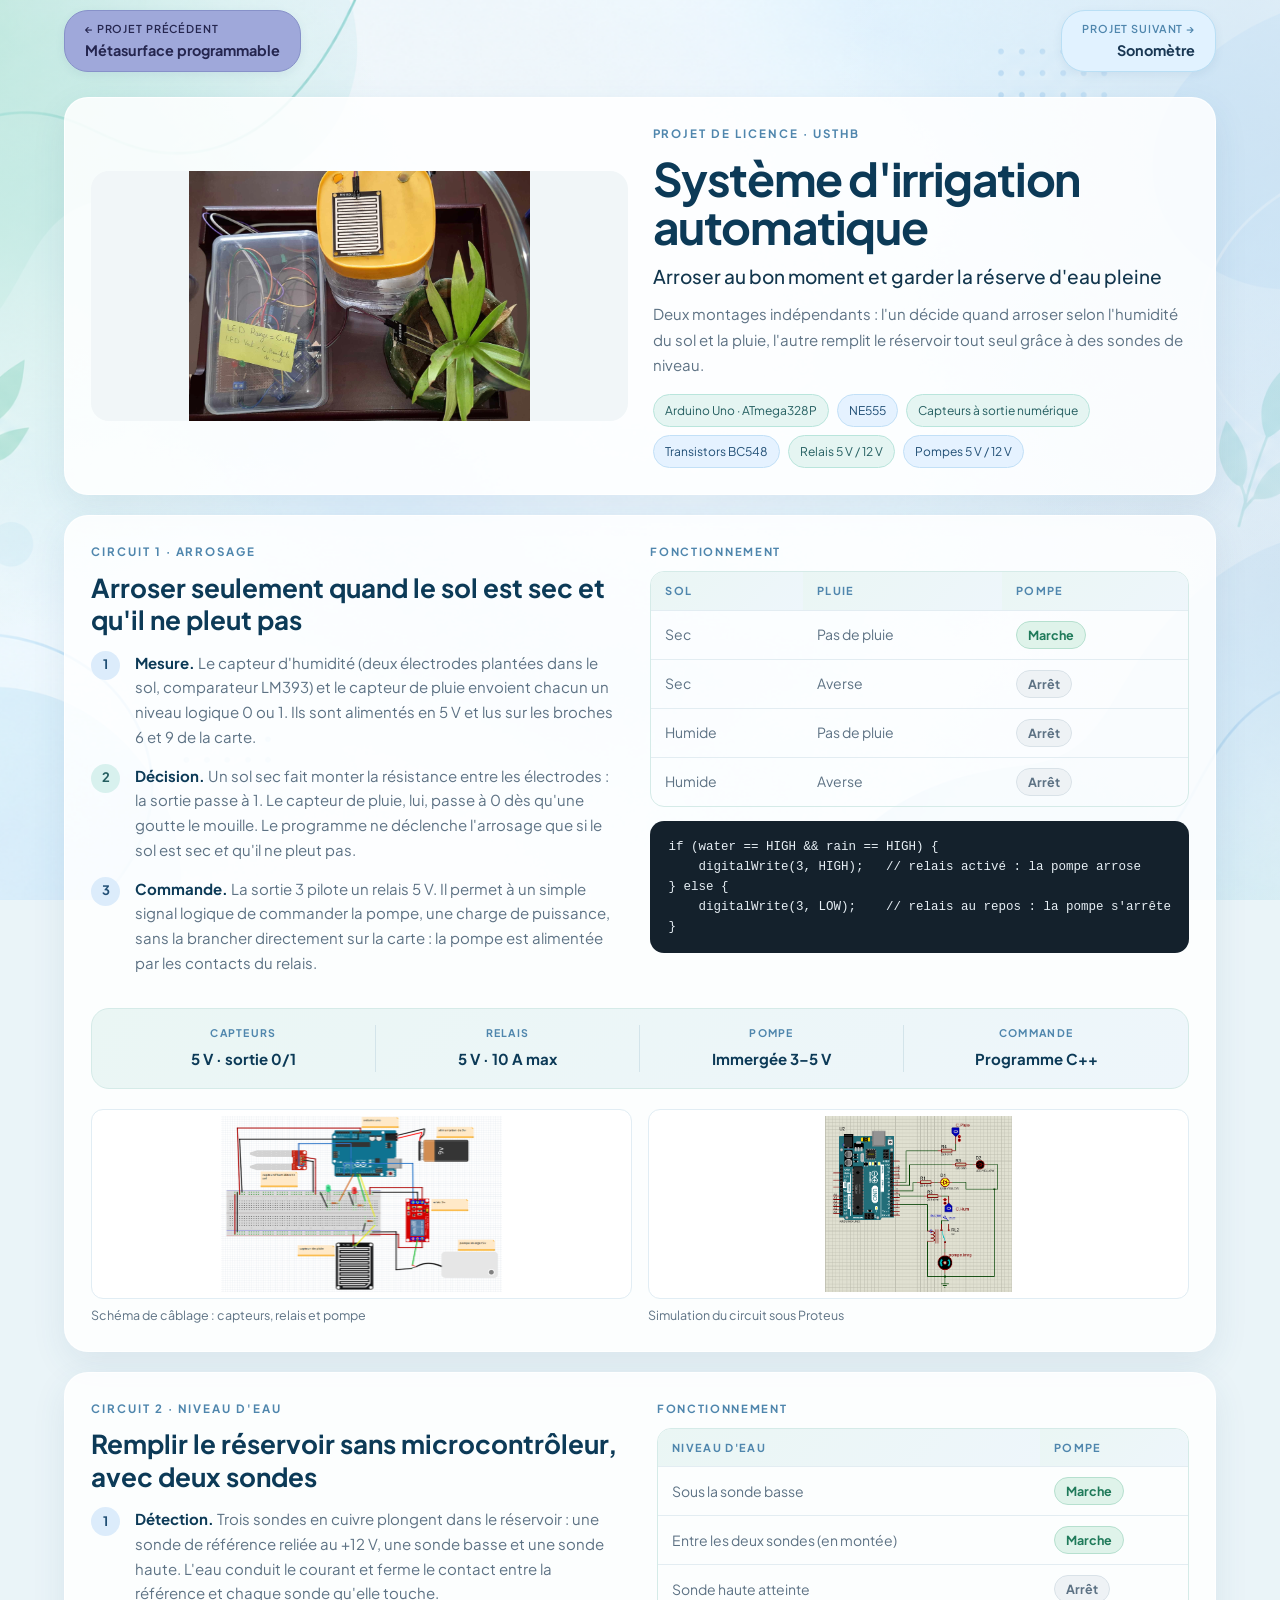
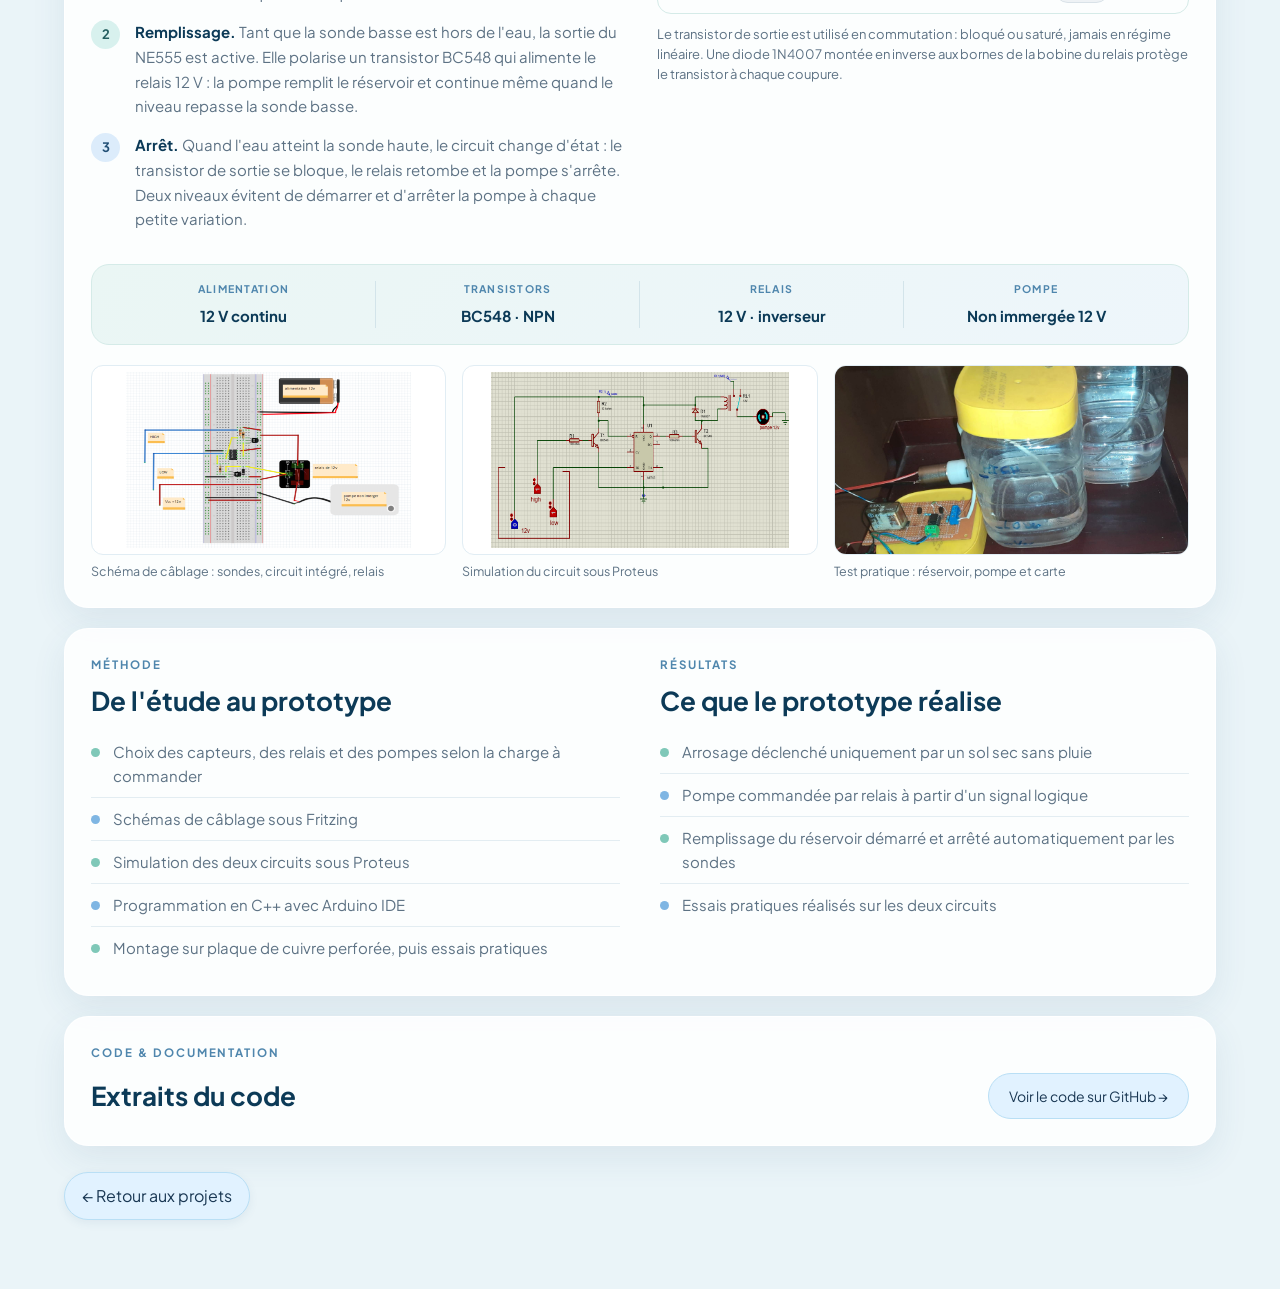
<file: irrigation.html>
<!DOCTYPE html>
<html lang="fr">

<head>
    <meta charset="UTF-8">
    <meta name="viewport" content="width=device-width, initial-scale=1.0">
    <title>Système d'irrigation automatique — Sara Messaoudi</title>

    <link rel="stylesheet" href="style.css">

    <style>
        /* =========================================================
           PAGE IRRIGATION — tout le style est ici,
           rien à ajouter dans style.css
        ========================================================= */

        body {
            background-color: #eaf4f8;
            background-image:
                radial-gradient(circle at 0% 25%, rgba(190, 232, 220, 0.55) 0, transparent 28%),
                radial-gradient(circle at 100% 15%, rgba(205, 225, 240, 0.7) 0, transparent 30%),
                radial-gradient(circle at 100% 65%, rgba(205, 225, 240, 0.6) 0, transparent 28%),
                url("images/background-portfolio.png");
            background-size: auto, auto, auto, cover;
            background-attachment: fixed;
        }

        /* ---------- Cartes ---------- */

        .irri-card {
            margin-bottom: 20px;
            padding: 26px;
            background: rgba(255, 255, 255, 0.85);
            border: 1px solid rgba(255, 255, 255, 0.9);
            border-radius: 24px;
            box-shadow: 0 12px 35px rgba(48, 91, 120, 0.09);
            color: #182431;
        }

        .irri-card h1,
        .irri-card h2 {
            color: #0c3a57;
        }

        .irri-card p {
            color: #5d7284;
            font-size: 15px;
            line-height: 1.7;
            margin-bottom: 14px;
        }

        .irri-card p.irri-category {
            color: #4f86ad;
            font-size: 0.72rem;
            font-weight: 700;
            letter-spacing: 0.17em;
            margin-bottom: 10px;
        }

        .irri-card p.irri-sub {
            color: #4f86ad;
            font-size: 0.7rem;
            font-weight: 700;
            letter-spacing: 0.15em;
            margin: 0 0 10px;
        }

        .irri-title {
            font-size: 26px;
            line-height: 1.25;
            margin: 6px 0 14px;
        }

        /* ---------- Carte 1 : présentation (compacte) ---------- */

        .irri-intro {
            display: grid;
            grid-template-columns: 1fr 1fr;
            gap: 25px;
            align-items: center;
        }


.irri-intro-image img {
    width: 100%;
    height: 250px;
    object-fit: contain;
    object-position: center;
    display: block;
    border-radius: 18px;
    background: #f1f6f8;
}


        .irri-intro h1 {
            font-size: clamp(32px, 3.6vw, 46px);
            line-height: 1.05;
            letter-spacing: -0.03em;
            margin: 8px 0 12px;
        }

        .irri-intro h2 {
            font-size: 19px;
            line-height: 1.4;
            font-weight: 500;
            color: #12364d;
            margin-bottom: 12px;
        }

        .irri-tags {
            display: flex;
            flex-wrap: wrap;
            gap: 8px;
            margin-top: 16px;
        }

        .irri-tags span {
            padding: 6px 11px;
            border-radius: 20px;
            font-size: 12px;
            background: #e5f5f2;
            border: 1px solid #b9e5dc;
            color: #245e60;
        }

        .irri-tags span:nth-child(even) {
            background: #e5f2ff;
            border-color: #c2e0f7;
            color: #214f75;
        }

        /* ---------- Cartes circuits ---------- */

        .irri-circuit {
            display: grid;
            grid-template-columns: 1fr 1fr;
            gap: 10px 34px;
            align-items: start;
        }

        .irri-circuit-full {
            grid-column: 1 / -1;
        }

        /* Étapes numérotées */

        .irri-steps {
            list-style: none;
            counter-reset: step;
            padding: 0;
            margin: 6px 0 0;
        }

        .irri-steps li {
            counter-increment: step;
            position: relative;
            padding: 0 0 14px 44px;
            color: #5d7284;
            font-size: 15px;
            line-height: 1.65;
        }

        .irri-steps li::before {
            content: counter(step);
            position: absolute;
            left: 0;
            top: 0;
            width: 29px;
            height: 29px;
            display: grid;
            place-items: center;
            border-radius: 50%;
            background: #dcecfb;
            color: #214f75;
            font-size: 13px;
            font-weight: 700;
        }

        .irri-steps li:nth-child(even)::before {
            background: #d8f1ee;
            color: #245e60;
        }

        .irri-steps strong {
            color: #0c3a57;
        }

        /* Tableau de fonctionnement */

        .irri-table {
            width: 100%;
            border-collapse: separate;
            border-spacing: 0;
            border: 1px solid #d5ebe8;
            border-radius: 14px;
            overflow: hidden;
            font-size: 14px;
        }

        .irri-table th {
            padding: 10px 14px;
            text-align: left;
            background: linear-gradient(135deg, #eaf6f4, #eef6fb);
            color: #4f86ad;
            font-size: 11px;
            font-weight: 700;
            letter-spacing: 0.12em;
        }

        .irri-table td {
            padding: 10px 14px;
            border-top: 1px solid #e3edf2;
            color: #5d7284;
        }

        .irri-pill {
            display: inline-block;
            padding: 3px 11px;
            border-radius: 20px;
            font-size: 12.5px;
            font-weight: 700;
        }

        .irri-pill.on {
            background: #dff3ea;
            border: 1px solid #b6e0cf;
            color: #1f7a5a;
        }

        .irri-pill.off {
            background: #eef2f5;
            border: 1px solid #d9e2e8;
            color: #5d7284;
        }

        .irri-note {
            margin-top: 10px;
            font-size: 13px !important;
            line-height: 1.55 !important;
        }

        /* Bloc de code */

        .irri-code {
            margin: 14px 0 0;
            padding: 16px 18px;
            background: #14212c;
            color: #e6eef4;
            font-family: Consolas, Monaco, monospace;
            font-size: 12.5px;
            line-height: 1.6;
            border-radius: 14px;
            overflow-x: auto;
            white-space: pre;
        }

        /* Caractéristiques */

        .irri-specs {
            display: grid;
            grid-template-columns: repeat(4, 1fr);
            margin: 8px 0 20px;
            padding: 16px 20px;
            background: linear-gradient(135deg, #eaf6f4, #eef6fb);
            border: 1px solid #d5ebe8;
            border-radius: 18px;
        }

        .irri-spec {
            padding: 0 8px;
            text-align: center;
            border-right: 1px solid #d3e4ea;
        }

        .irri-spec:last-child {
            border-right: none;
        }

        .irri-spec span {
            display: block;
            margin-bottom: 5px;
            color: #4f86ad;
            font-size: 10.5px;
            font-weight: 700;
            letter-spacing: 0.12em;
        }

        .irri-spec strong {
            font-size: 15px;
            color: #0c3a57;
        }

        /* Galeries */

        .irri-gallery {
            display: grid;
            gap: 16px;
        }

        .irri-gallery.two {
            grid-template-columns: repeat(2, minmax(0, 1fr));
        }

        .irri-gallery.three {
            grid-template-columns: repeat(3, minmax(0, 1fr));
        }

        .irri-gallery figure {
            margin: 0;
            min-width: 0;
        }

        .irri-gallery img {
            width: 100%;
            height: 190px;
            object-fit: contain;
            display: block;
            padding: 6px;
            border-radius: 12px;
            background: #ffffff;
            border: 1px solid #e1edf4;
        }

        .irri-gallery img.photo {
            object-fit: cover;
            padding: 0;
        }

        .irri-gallery figcaption {
            margin-top: 8px;
            color: #5d7284;
            font-size: 12.5px;
            line-height: 1.4;
        }

        /* Méthode / résultats */

        .irri-two {
            display: grid;
            grid-template-columns: 1fr 1fr;
            gap: 40px;
            align-items: start;
        }

        .irri-list {
            list-style: none;
            padding: 0;
            margin: 0;
        }

        .irri-list li {
            position: relative;
            padding: 9px 0 9px 22px;
            color: #5d7284;
            font-size: 15px;
            line-height: 1.6;
            border-bottom: 1px solid #e3edf2;
        }

        .irri-list li:last-child {
            border-bottom: none;
        }

        .irri-list li::before {
            content: "";
            position: absolute;
            left: 0;
            top: 17px;
            width: 9px;
            height: 9px;
            border-radius: 50%;
            background: #7fc8b8;
        }

        .irri-list li:nth-child(even)::before {
            background: #7fb6e3;
        }

        /* Code & GitHub */

        .irri-code-head {
            display: flex;
            align-items: center;
            justify-content: space-between;
            flex-wrap: wrap;
            gap: 16px;
        }

        .irri-btn {
            display: inline-block;
            padding: 11px 20px;
            border-radius: 30px;
            background: #e1f2ff;
            border: 1px solid #b9dff5;
            color: #193753;
            font-size: 14px;
            transition: 0.25s ease;
        }

        .irri-btn:hover {
            background: #cce9fb;
            transform: translateY(-2px);
        }

        /* ---------- Téléphone et tablette ---------- */

        @media (max-width: 800px) {

            .irri-intro,
            .irri-circuit,
            .irri-two {
                grid-template-columns: 1fr;
                gap: 20px;
            }

            .irri-intro-image img {
                height: 220px;
            }

            .irri-specs {
                grid-template-columns: repeat(2, 1fr);
                gap: 16px 0;
            }

            .irri-spec:nth-child(2n) {
                border-right: none;
            }

            .irri-gallery.two,
            .irri-gallery.three {
                grid-template-columns: 1fr;
            }

            .irri-gallery img {
                height: 200px;
            }
        }
    </style>
</head>

<body>

<main class="container leme-page">

    <!-- NAVIGATION DU HAUT -->
    <div class="project-topbar">
        <a href="index.html#projet-03" class="project-back">← Retour aux projets</a>

        <a href="decibelmetre.html" class="project-nav-btn project-nav-next">
            <span>PROJET SUIVANT →</span>
            <strong>Sonomètre</strong>
        </a>
    </div>


    <!-- ===== CARTE 1 : PRÉSENTATION ===== -->
    <section class="irri-card irri-intro">

        <div class="irri-intro-image">
            <img src="images/irrigation/montage-global1.jpg"
                 alt="Prototype d'arrosage automatique avec capteur de pluie et plante">
        </div>

        <div>
            <p class="irri-category">PROJET DE LICENCE · USTHB</p>
            <h1>Système d'irrigation automatique</h1>
            <h2>Arroser au bon moment et garder la réserve d'eau pleine</h2>

            <p>
                Deux montages indépendants : l'un décide quand arroser selon
                l'humidité du sol et la pluie, l'autre remplit le réservoir
                tout seul grâce à des sondes de niveau.
            </p>

            <div class="irri-tags">
                <span>Arduino Uno · ATmega328P</span>
                <span>NE555</span>
                <span>Capteurs à sortie numérique</span>
                <span>Transistors BC548</span>
                <span>Relais 5 V / 12 V</span>
                <span>Pompes 5 V / 12 V</span>
            </div>
        </div>

    </section>


    <!-- ===== CARTE 2 : CIRCUIT 1 — ARROSAGE ===== -->
    <section class="irri-card irri-circuit">

        <div>
            <p class="irri-category">CIRCUIT 1 · ARROSAGE</p>
            <h2 class="irri-title">
                Arroser seulement quand le sol est sec et qu'il ne pleut pas
            </h2>

            <ol class="irri-steps">
                <li>
                    <strong>Mesure.</strong> Le capteur d'humidité (deux électrodes
                    plantées dans le sol, comparateur LM393) et le capteur de pluie
                    envoient chacun un niveau logique 0 ou 1. Ils sont alimentés en
                    5 V et lus sur les broches 6 et 9 de la carte.
                </li>
                <li>
                    <strong>Décision.</strong> Un sol sec fait monter la résistance
                    entre les électrodes : la sortie passe à 1. Le capteur de pluie,
                    lui, passe à 0 dès qu'une goutte le mouille. Le programme ne
                    déclenche l'arrosage que si le sol est sec <em>et</em> qu'il ne
                    pleut pas.
                </li>
                <li>
                    <strong>Commande.</strong> La sortie 3 pilote un relais 5 V. Il
                    permet à un simple signal logique de commander la pompe, une
                    charge de puissance, sans la brancher directement sur la carte :
                    la pompe est alimentée par les contacts du relais.
                </li>
            </ol>
        </div>

        <div>
            <p class="irri-sub">FONCTIONNEMENT</p>

            <table class="irri-table">
                <thead>
                    <tr>
                        <th>SOL</th>
                        <th>PLUIE</th>
                        <th>POMPE</th>
                    </tr>
                </thead>
                <tbody>
                    <tr>
                        <td>Sec</td>
                        <td>Pas de pluie</td>
                        <td><span class="irri-pill on">Marche</span></td>
                    </tr>
                    <tr>
                        <td>Sec</td>
                        <td>Averse</td>
                        <td><span class="irri-pill off">Arrêt</span></td>
                    </tr>
                    <tr>
                        <td>Humide</td>
                        <td>Pas de pluie</td>
                        <td><span class="irri-pill off">Arrêt</span></td>
                    </tr>
                    <tr>
                        <td>Humide</td>
                        <td>Averse</td>
                        <td><span class="irri-pill off">Arrêt</span></td>
                    </tr>
                </tbody>
            </table>

            <pre class="irri-code">if (water == HIGH &amp;&amp; rain == HIGH) {
    digitalWrite(3, HIGH);   // relais activé : la pompe arrose
} else {
    digitalWrite(3, LOW);    // relais au repos : la pompe s'arrête
}</pre>
        </div>

        <div class="irri-circuit-full">

            <div class="irri-specs">
                <div class="irri-spec">
                    <span>CAPTEURS</span>
                    <strong>5 V · sortie 0/1</strong>
                </div>
                <div class="irri-spec">
                    <span>RELAIS</span>
                    <strong>5 V · 10 A max</strong>
                </div>
                <div class="irri-spec">
                    <span>POMPE</span>
                    <strong>Immergée 3–5 V</strong>
                </div>
                <div class="irri-spec">
                    <span>COMMANDE</span>
                    <strong>Programme C++</strong>
                </div>
            </div>

            <div class="irri-gallery two">
                <figure>
                    <img src="images/irrigation/technique-irrigation.png"
                         alt="Schéma de câblage du circuit d'arrosage sous Fritzing">
                    <figcaption>Schéma de câblage : capteurs, relais et pompe</figcaption>
                </figure>

                <figure>
                    <img src="images/irrigation/simulation-proteuse1.png"
                         alt="Simulation du circuit d'arrosage sous Proteus">
                    <figcaption>Simulation du circuit sous Proteus</figcaption>
                </figure>
            </div>

        </div>

    </section>


    <!-- ===== CARTE 3 : CIRCUIT 2 — NIVEAU D'EAU ===== -->
    <section class="irri-card irri-circuit">

        <div>
            <p class="irri-category">CIRCUIT 2 · NIVEAU D'EAU</p>
            <h2 class="irri-title">
                Remplir le réservoir sans microcontrôleur, avec deux sondes
            </h2>

            <ol class="irri-steps">
                <li>
                    <strong>Détection.</strong> Trois sondes en cuivre plongent dans
                    le réservoir : une sonde de référence reliée au +12 V, une sonde
                    basse et une sonde haute. L'eau conduit le courant et ferme le
                    contact entre la référence et chaque sonde qu'elle touche.
                </li>
                <li>
                    <strong>Remplissage.</strong> Tant que la sonde basse est hors
                    de l'eau, la sortie du NE555 est active. Elle polarise un
                    transistor BC548 qui alimente le relais 12 V : la pompe remplit
                    le réservoir et continue même quand le niveau repasse la sonde
                    basse.
                </li>
                <li>
                    <strong>Arrêt.</strong> Quand l'eau atteint la sonde haute, le
                    circuit change d'état : le transistor de sortie se bloque, le
                    relais retombe et la pompe s'arrête. Deux niveaux évitent de
                    démarrer et d'arrêter la pompe à chaque petite variation.
                </li>
            </ol>
        </div>

        <div>
            <p class="irri-sub">FONCTIONNEMENT</p>

            <table class="irri-table">
                <thead>
                    <tr>
                        <th>NIVEAU D'EAU</th>
                        <th>POMPE</th>
                    </tr>
                </thead>
                <tbody>
                    <tr>
                        <td>Sous la sonde basse</td>
                        <td><span class="irri-pill on">Marche</span></td>
                    </tr>
                    <tr>
                        <td>Entre les deux sondes (en montée)</td>
                        <td><span class="irri-pill on">Marche</span></td>
                    </tr>
                    <tr>
                        <td>Sonde haute atteinte</td>
                        <td><span class="irri-pill off">Arrêt</span></td>
                    </tr>
                </tbody>
            </table>

            <p class="irri-note">
                Le transistor de sortie est utilisé en commutation : bloqué ou
                saturé, jamais en régime linéaire. Une diode 1N4007 montée en
                inverse aux bornes de la bobine du relais protège le transistor
                à chaque coupure.
            </p>
        </div>

        <div class="irri-circuit-full">

            <div class="irri-specs">
                <div class="irri-spec">
                    <span>ALIMENTATION</span>
                    <strong>12 V continu</strong>
                </div>
                <div class="irri-spec">
                    <span>TRANSISTORS</span>
                    <strong>BC548 · NPN</strong>
                </div>
                <div class="irri-spec">
                    <span>RELAIS</span>
                    <strong>12 V · inverseur</strong>
                </div>
                <div class="irri-spec">
                    <span>POMPE</span>
                    <strong>Non immergée 12 V</strong>
                </div>
            </div>

            <div class="irri-gallery three">
                <figure>
                    <img src="images/irrigation/technique-niveau-irrigation.png"
                         alt="Schéma de câblage du circuit de niveau d'eau sous Fritzing">
                    <figcaption>Schéma de câblage : sondes, circuit intégré, relais</figcaption>
                </figure>

                <figure>
                    <img src="images/irrigation/simulation-protesue2.png"
                         alt="Simulation du circuit de niveau d'eau sous Proteus">
                    <figcaption>Simulation du circuit sous Proteus</figcaption>
                </figure>

                <figure>
                    <img class="photo"
                         src="images/irrigation/test-pratique.jpg"
                         alt="Test pratique du circuit de niveau d'eau avec réservoir et pompe">
                    <figcaption>Test pratique : réservoir, pompe et carte</figcaption>
                </figure>
            </div>

        </div>

    </section>


    <!-- ===== CARTE 4 : MÉTHODE ET RÉSULTATS ===== -->
    <section class="irri-card irri-two">

        <div>
            <p class="irri-category">MÉTHODE</p>
            <h2 class="irri-title">De l'étude au prototype</h2>

            <ul class="irri-list">
                <li>Choix des capteurs, des relais et des pompes selon la charge à commander</li>
                <li>Schémas de câblage sous Fritzing</li>
                <li>Simulation des deux circuits sous Proteus</li>
                <li>Programmation en C++ avec Arduino IDE</li>
                <li>Montage sur plaque de cuivre perforée, puis essais pratiques</li>
            </ul>
        </div>

        <div>
            <p class="irri-category">RÉSULTATS</p>
            <h2 class="irri-title">Ce que le prototype réalise</h2>

            <ul class="irri-list">
                <li>Arrosage déclenché uniquement par un sol sec sans pluie</li>
                <li>Pompe commandée par relais à partir d'un signal logique</li>
                <li>Remplissage du réservoir démarré et arrêté automatiquement par les sondes</li>
                <li>Essais pratiques réalisés sur les deux circuits</li>
            </ul>
        </div>

    </section>


    <!-- ===== CARTE 5 : CODE & GITHUB ===== -->
    <section class="irri-card">

        <p class="irri-category">CODE &amp; DOCUMENTATION</p>

        <div class="irri-code-head">
            <h2 class="irri-title" style="margin:0;">Extraits du code</h2>

            <!-- Remplace le # par le lien de ton GitHub -->
            
            <a href="https://github.com/srycmsam2/irrigation-automatique" class="irri-btn" target="_blank" rel="noopener">Voir le code sur GitHub →</a>
        </div>

    </section>


    <!-- NAVIGATION DU BAS -->
    <nav class="project-nav">
        <a href="project-leme.html" class="project-nav-btn">
            <span>← PROJET PRÉCÉDENT</span>
            <strong>Métasurface programmable</strong>
        </a>
    </nav>

</main>

</body>
</html>
</file>
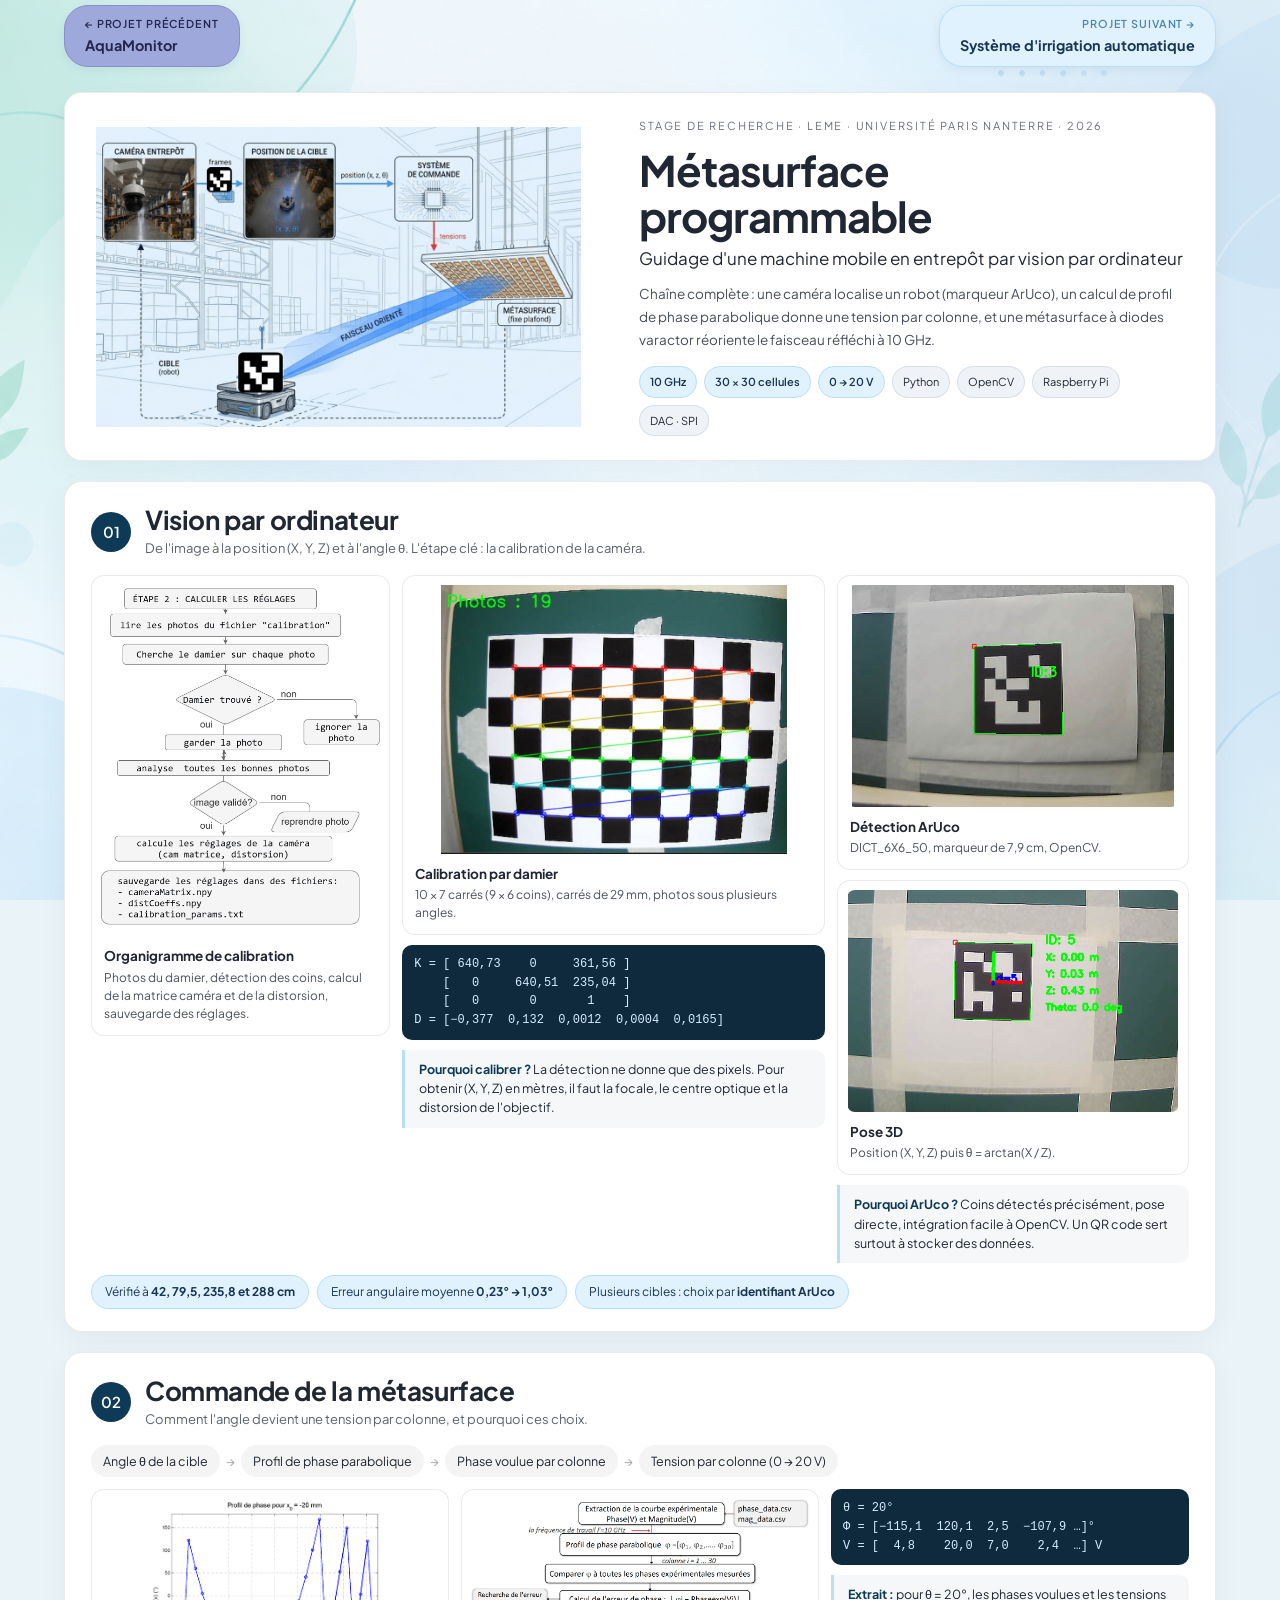
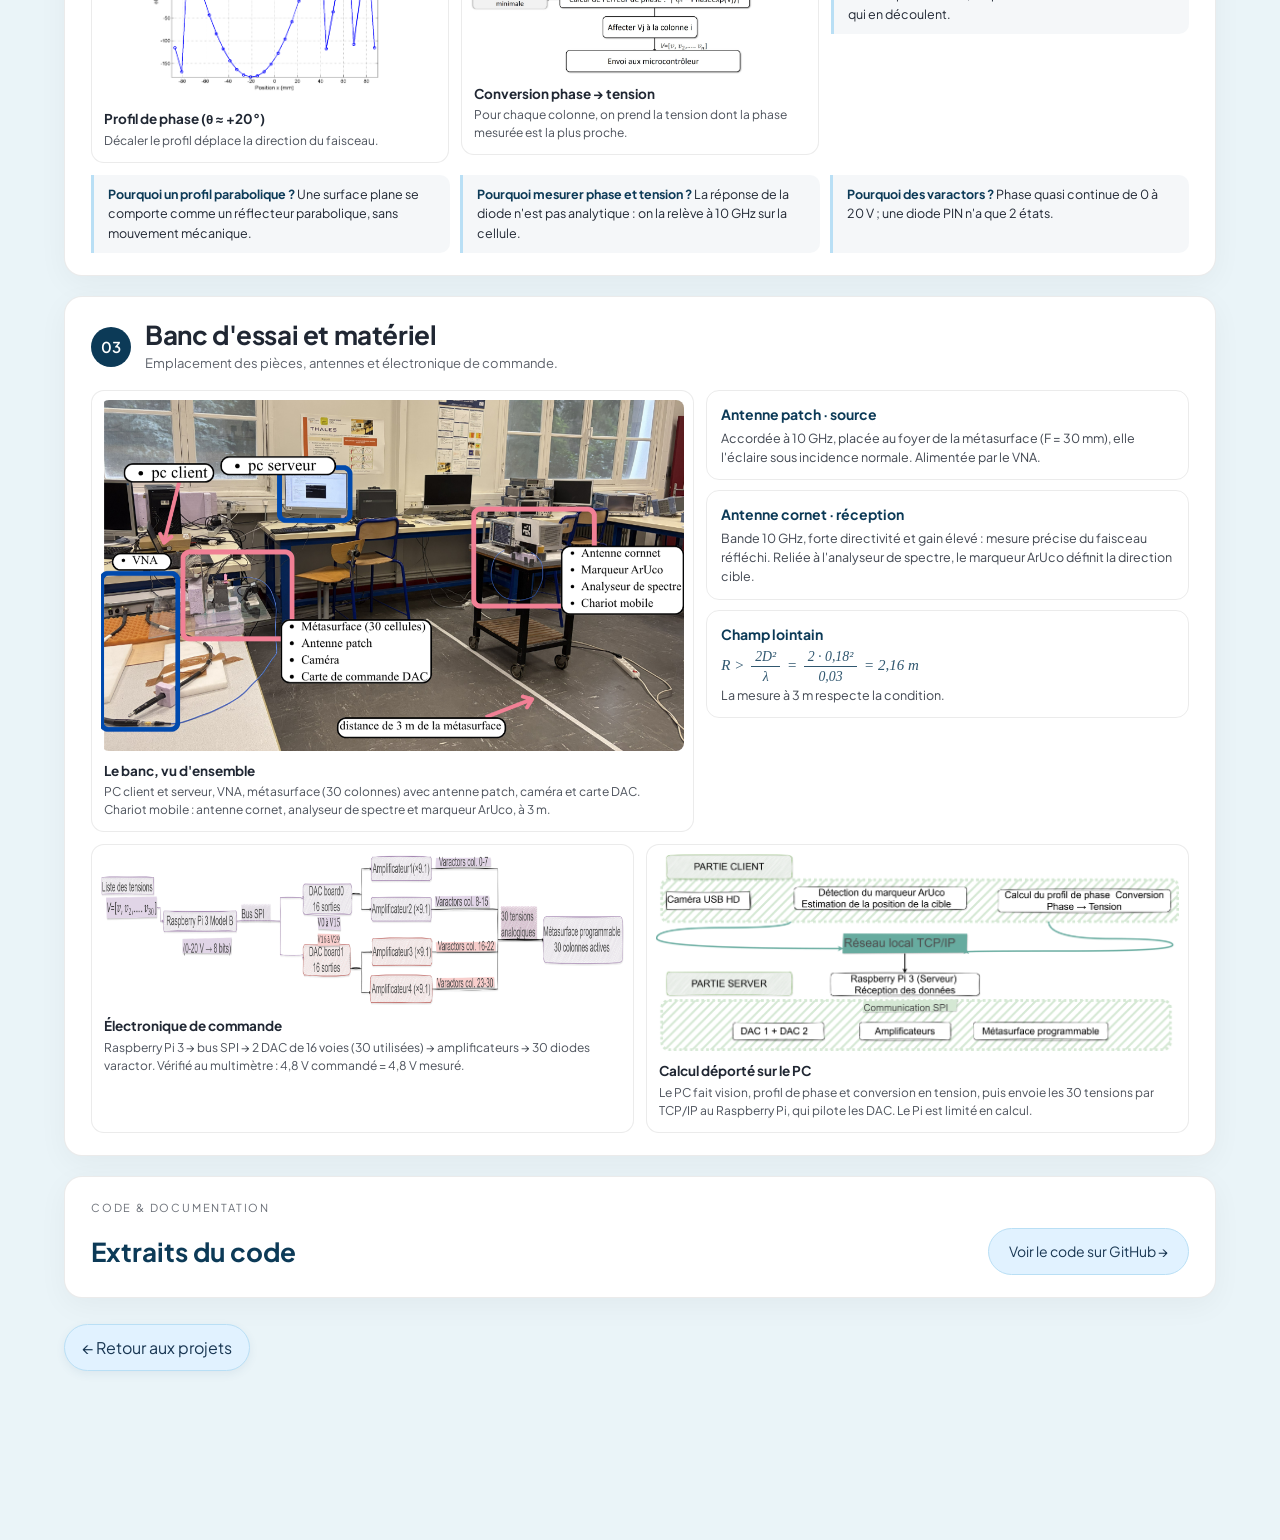
<file: project-leme.html>
<!DOCTYPE html>
<html lang="fr">
<head>
    <meta charset="UTF-8">
    <meta name="viewport" content="width=device-width, initial-scale=1.0">
    <title>Métasurface programmable — Sara Messaoudi</title>
    <link rel="stylesheet" href="style.css">

    <style>
        /* ===== BASE (même style qu'AquaMonitor) ===== */
        .project-page { padding: 105px 0 45px; }
        .project-page .container { max-width: 1180px; }
        .lm-slide { margin-bottom: 20px; scroll-margin-top: 90px; }
        .lm-card {
            background: var(--card-bg, #fff); color: var(--text-color, #202733);
            border: 1px solid rgba(128,128,128,.16); border-radius: 18px;
            box-shadow: 0 8px 30px rgba(0,0,0,.045); overflow: hidden;
        }
        .lm-block { padding: 22px 26px; }
        .lm-label { font-size: 11px; letter-spacing: 1.8px; text-transform: uppercase; opacity: .65; margin: 0 0 12px; }
        .lm-img { width: 100%; display: block; object-fit: contain; border-radius: 8px; background: #fff; }

        .lm-part { display: flex; align-items: center; gap: 14px; margin-bottom: 16px; }
        .lm-num { flex: none; width: 40px; height: 40px; border-radius: 50%; background: #0c3a57; color: #fff; font-size: 15px; font-weight: 600; display: grid; place-items: center; }
        .lm-part h2 { font-size: clamp(20px, 2.4vw, 26px); line-height: 1.2; letter-spacing: -.4px; margin: 0; }
        .lm-part p { margin: 3px 0 0; font-size: 13px; opacity: .72; }

        /* ===== INTRO ===== */
        .lm-intro { display: grid; grid-template-columns: .95fr 1.05fr; }
        .lm-intro-img { padding: 14px; background: #fff; display: grid; place-items: center; }
        .lm-intro-img img { width: 100%; max-height: 300px; object-fit: contain; display: block; }
        .lm-intro-text { padding: 24px 28px; align-self: center; }
        .lm-intro-text h1 { font-size: clamp(30px, 3.4vw, 42px); line-height: 1.1; letter-spacing: -1px; margin: 0 0 8px; }
        .lm-intro-text h2 { font-size: 17px; line-height: 1.4; font-weight: 400; margin: 0 0 12px; }
        .lm-intro-text > p:not(.lm-label) { font-size: 13.5px; line-height: 1.7; opacity: .82; margin: 0; }
        .lm-tags { display: flex; flex-wrap: wrap; gap: 7px; margin-top: 14px; }
        .lm-tags span { padding: 6px 10px; border-radius: 20px; font-size: 11px; white-space: nowrap; background: rgba(85,115,150,.09); border: 1px solid rgba(85,115,150,.15); }
        .lm-tags .k { background: #e1f2ff; border-color: #b9dff5; color: #193753; font-weight: 600; }

        /* ===== TUILES / NOTES ===== */
        .lm-tile { margin: 0; padding: 9px; border: 1px solid rgba(128,128,128,.16); border-radius: 13px; background: var(--card-bg, #fff); }
        .lm-tile strong { display: block; margin: 9px 3px 2px; font-size: 13.5px; }
        .lm-tile span { display: block; margin: 0 3px 3px; font-size: 12px; line-height: 1.5; opacity: .8; }
        .lm-why { margin: 0; padding: 10px 14px; border-left: 3px solid #b9dff5; border-radius: 0 10px 10px 0; background: rgba(85,115,150,.06); font-size: 12.5px; line-height: 1.55; }
        .lm-why b { color: #0c3a57; }
        .lm-col { display: grid; gap: 10px; align-content: start; }
        pre.lm-mat { margin: 0; padding: 10px 12px; border-radius: 10px; background: #0f2a3d; color: #d6ecff; font: 12px/1.55 ui-monospace, Menlo, Consolas, monospace; overflow-x: auto; }
        .lm-kpis { display: flex; flex-wrap: wrap; gap: 8px; margin-top: 12px; }
        .lm-kpi { padding: 6px 13px; border-radius: 20px; background: #e1f2ff; border: 1px solid #b9dff5; font-size: 12px; color: #193753; }
        .lm-kpi b { font-weight: 700; }

        /* ===== VISION ===== */
        .lm-vis { display: grid; grid-template-columns: .85fr 1.2fr 1fr; gap: 12px; align-items: start; }
        .lm-vis .lm-flowfig img { max-height: 430px; }
        .lm-vis .lm-ph img { aspect-ratio: 3/2; }

        /* ===== COMMANDE (condensée : comment et pourquoi) ===== */
        .lm-chain { display: flex; flex-wrap: wrap; align-items: center; gap: 6px; margin: 0 0 12px; font-size: 12.5px; }
        .lm-chain span { padding: 6px 12px; border-radius: 20px; background: rgba(128,128,128,.09); }
        .lm-chain i { font-style: normal; opacity: .4; }
        .lm-three { display: grid; grid-template-columns: repeat(3, minmax(0, 1fr)); gap: 12px; align-items: start; }
        .lm-three .lm-tile img { max-height: 200px; }
        .lm-whys { display: grid; grid-template-columns: repeat(3, minmax(0, 1fr)); gap: 10px; margin-top: 12px; }
        .lm-split { display: grid; grid-template-columns: 1.25fr 1fr; gap: 12px; align-items: start; }

        /* ===== BANC ===== */
        .lm-ant { padding: 12px 14px; border-radius: 13px; border: 1px solid rgba(128,128,128,.16); }
        .lm-ant strong { display: block; font-size: 14px; color: #0c3a57; margin-bottom: 3px; }
        .lm-ant p { margin: 0; font-size: 12.5px; line-height: 1.55; opacity: .85; }
        .lm-ants { display: grid; gap: 10px; align-content: start; }
        .lm-two { display: grid; grid-template-columns: 1fr 1fr; gap: 12px; margin-top: 12px; }
        .fr { display: inline-flex; flex-direction: column; vertical-align: middle; text-align: center; font-size: .92em; margin: 0 3px; line-height: 1.25; }
        .fr > span:first-child { border-bottom: 1px solid currentColor; padding: 0 4px 1px; }
        .fr > span:last-child { padding: 1px 4px 0; }

        /* ===== CODE ===== */
        .lm-codebar { display: flex; align-items: center; justify-content: space-between; flex-wrap: wrap; gap: 16px; }
        .lm-codebar h2 { font-size: 26px; line-height: 1.2; margin: 0; color: #0c3a57; }
        .lm-btn { display: inline-block; padding: 11px 20px; border-radius: 30px; text-decoration: none; background: #e1f2ff; border: 1px solid #b9dff5; color: #193753; font-size: 14px; transition: .25s ease; }
        .lm-btn:hover { background: #cce9fb; transform: translateY(-2px); }

        /* ===== RESPONSIVE ===== */
        @media (max-width: 1000px) {
            .lm-vis { grid-template-columns: 1fr 1fr; }
            .lm-vis .lm-col:last-child { grid-column: 1 / -1; grid-template-columns: 1fr 1fr; }
            .lm-vis .lm-col:last-child .lm-why { grid-column: 1 / -1; }
        }
        @media (max-width: 900px) {
            .lm-intro, .lm-split, .lm-two, .lm-three, .lm-whys { grid-template-columns: 1fr; }
        }
        @media (max-width: 650px) {
            .project-page { padding-top: 85px; }
            .lm-intro-text { padding: 20px; }
            .lm-block { padding: 18px; }
            .lm-vis, .lm-vis .lm-col:last-child { grid-template-columns: 1fr; }
        }
    </style>
</head>

<body>
<main class="project-page">
    <div class="container">

        <div class="project-topbar">
            <a href="index.html#projet-04" class="project-back">← Retour aux projets</a>
            <a href="irrigation.html" class="project-nav-btn project-nav-next">
                <span>PROJET SUIVANT →</span>
                <strong>Système d'irrigation automatique</strong>
            </a>
        </div>

        <!-- INTRO (compacte) -->
        <section class="lm-slide lm-card lm-intro">
            <div class="lm-intro-img">
                <img src="images/leme/Image_garde.png" alt="Vue globale : robot, caméra, système de commande et métasurface">
            </div>
            <div class="lm-intro-text">
                <p class="lm-label">STAGE DE RECHERCHE · LEME · UNIVERSITÉ PARIS NANTERRE · 2026</p>
                <h1>Métasurface programmable</h1>
                <h2>Guidage d'une machine mobile en entrepôt par vision par ordinateur</h2>
                <p>
                    Chaîne complète : une caméra localise un robot (marqueur ArUco), un calcul de profil
                    de phase parabolique donne une tension par colonne, et une métasurface à diodes
                    varactor réoriente le faisceau réfléchi à 10 GHz.
                </p>
                <div class="lm-tags">
                    <span class="k">10 GHz</span><span class="k">30 × 30 cellules</span><span class="k">0 → 20 V</span>
                    <span>Python</span><span>OpenCV</span><span>Raspberry Pi</span><span>DAC · SPI</span>
                </div>
            </div>
        </section>

        <!-- 01 VISION -->
        <section class="lm-slide lm-card lm-block">
            <div class="lm-part">
                <div class="lm-num">01</div>
                <div><h2>Vision par ordinateur</h2><p>De l'image à la position (X, Y, Z) et à l'angle θ. L'étape clé : la calibration de la caméra.</p></div>
            </div>

            <div class="lm-vis">
                <figure class="lm-tile lm-flowfig">
                    <img class="lm-img" src="images/leme/code detdction3d.png" alt="Organigramme du script de calibration de la caméra">
                    <strong>Organigramme de calibration</strong>
                    <span>Photos du damier, détection des coins, calcul de la matrice caméra et de la distorsion, sauvegarde des réglages.</span>
                </figure>

                <div class="lm-col">
                    <figure class="lm-tile lm-ph">
                        <img class="lm-img" src="images/leme/coins internes du damier.png" alt="Détection automatique des coins du damier">
                        <strong>Calibration par damier</strong>
                        <span>10 × 7 carrés (9 × 6 coins), carrés de 29 mm, photos sous plusieurs angles.</span>
                    </figure>
                    <pre class="lm-mat">K = [ 640,73    0     361,56 ]
    [   0     640,51  235,04 ]
    [   0       0       1    ]
D = [−0,377  0,132  0,0012  0,0004  0,0165]</pre>
                    <p class="lm-why"><b>Pourquoi calibrer ?</b> La détection ne donne que des pixels. Pour obtenir (X, Y, Z) en mètres, il faut la focale, le centre optique et la distorsion de l'objectif.</p>
                </div>

                <div class="lm-col">
                    <figure class="lm-tile lm-ph">
                        <img class="lm-img" src="images/leme/capture_6.png" alt="Marqueur ArUco détecté">
                        <strong>Détection ArUco</strong>
                        <span>DICT_6X6_50, marqueur de 7,9 cm, OpenCV.</span>
                    </figure>
                    <figure class="lm-tile lm-ph">
                        <img class="lm-img" src="images/leme/capture_16.png" alt="Pose 3D du marqueur">
                        <strong>Pose 3D</strong>
                        <span>Position (X, Y, Z) puis θ = arctan(X / Z).</span>
                    </figure>
                    <p class="lm-why"><b>Pourquoi ArUco ?</b> Coins détectés précisément, pose directe, intégration facile à OpenCV. Un QR code sert surtout à stocker des données.</p>
                </div>
            </div>
            <div class="lm-kpis">
                <span class="lm-kpi">Vérifié à <b>42, 79,5, 235,8 et 288 cm</b></span>
                <span class="lm-kpi">Erreur angulaire moyenne <b>0,23° → 1,03°</b></span>
                <span class="lm-kpi">Plusieurs cibles : choix par <b>identifiant ArUco</b></span>
            </div>
        </section>

        <!-- 02 COMMANDE (condensée) -->
        <section class="lm-slide lm-card lm-block">
            <div class="lm-part">
                <div class="lm-num">02</div>
                <div><h2>Commande de la métasurface</h2><p>Comment l'angle devient une tension par colonne, et pourquoi ces choix.</p></div>
            </div>

            <div class="lm-chain">
                <span>Angle θ de la cible</span><i>→</i>
                <span>Profil de phase parabolique</span><i>→</i>
                <span>Phase voulue par colonne</span><i>→</i>
                <span>Tension par colonne (0 → 20 V)</span>
            </div>

            <div class="lm-three">
                <figure class="lm-tile">
                    <img class="lm-img" src="images/leme/profil_phase_x0_-20.png" alt="Profil de phase calculé pour une cible à environ +20°">
                    <strong>Profil de phase (θ ≈ +20°)</strong>
                    <span>Décaler le profil déplace la direction du faisceau.</span>
                </figure>

                <figure class="lm-tile">
                    <img class="lm-img" src="images/leme/organigramme_phase_voltage.jpg" alt="Organigramme de conversion phase-tension">
                    <strong>Conversion phase → tension</strong>
                    <span>Pour chaque colonne, on prend la tension dont la phase mesurée est la plus proche.</span>
                </figure>

                <div class="lm-col">
                    <pre class="lm-mat">θ = 20°
Φ = [−115,1  120,1  2,5  −107,9 …]°
V = [  4,8    20,0  7,0    2,4  …] V</pre>
                    <p class="lm-why"><b>Extrait :</b> pour θ = 20°, les phases voulues et les tensions qui en découlent.</p>
                </div>
            </div>

            <div class="lm-whys">
                <p class="lm-why"><b>Pourquoi un profil parabolique ?</b> Une surface plane se comporte comme un réflecteur parabolique, sans mouvement mécanique.</p>
                <p class="lm-why"><b>Pourquoi mesurer phase et tension ?</b> La réponse de la diode n'est pas analytique : on la relève à 10 GHz sur la cellule.</p>
                <p class="lm-why"><b>Pourquoi des varactors ?</b> Phase quasi continue de 0 à 20 V ; une diode PIN n'a que 2 états.</p>
            </div>
        </section>

        <!-- 03 BANC & MATÉRIEL -->
        <section class="lm-slide lm-card lm-block">
            <div class="lm-part">
                <div class="lm-num">03</div>
                <div><h2>Banc d'essai et matériel</h2><p>Emplacement des pièces, antennes et électronique de commande.</p></div>
            </div>

            <div class="lm-split">
                <figure class="lm-tile">
                    <img class="lm-img" src="images/leme/set.global.png" alt="Banc de mesure annoté">
                    <strong>Le banc, vu d'ensemble</strong>
                    <span>PC client et serveur, VNA, métasurface (30 colonnes) avec antenne patch, caméra et carte DAC. Chariot mobile : antenne cornet, analyseur de spectre et marqueur ArUco, à 3 m.</span>
                </figure>

                <div class="lm-ants">
                    <div class="lm-ant">
                        <strong>Antenne patch · source</strong>
                        <p>Accordée à 10 GHz, placée au foyer de la métasurface (F = 30 mm), elle l'éclaire sous incidence normale. Alimentée par le VNA.</p>
                    </div>
                    <div class="lm-ant">
                        <strong>Antenne cornet · réception</strong>
                        <p>Bande 10 GHz, forte directivité et gain élevé : mesure précise du faisceau réfléchi. Reliée à l'analyseur de spectre, le marqueur ArUco définit la direction cible.</p>
                    </div>
                    <div class="lm-ant">
                        <strong>Champ lointain</strong>
                        <p class="f" style="font:italic 15px/1.7 Georgia,serif;color:#0c3a57">R &gt; <span class="fr"><span>2D²</span><span>λ</span></span> = <span class="fr"><span>2 · 0,18²</span><span>0,03</span></span> = 2,16 m</p>
                        <p>La mesure à 3 m respecte la condition.</p>
                    </div>
                </div>
            </div>

            <div class="lm-two">
                <figure class="lm-tile">
                    <img class="lm-img" src="images/leme/logigrame-dac.png" alt="Schéma bloc de l'architecture de commande">
                    <strong>Électronique de commande</strong>
                    <span>Raspberry Pi 3 → bus SPI → 2 DAC de 16 voies (30 utilisées) → amplificateurs → 30 diodes varactor. Vérifié au multimètre : 4,8 V commandé = 4,8 V mesuré.</span>
                </figure>
                <figure class="lm-tile">
                    <img class="lm-img" src="images/leme/global.png" alt="Architecture client PC et serveur Raspberry Pi">
                    <strong>Calcul déporté sur le PC</strong>
                    <span>Le PC fait vision, profil de phase et conversion en tension, puis envoie les 30 tensions par TCP/IP au Raspberry Pi, qui pilote les DAC. Le Pi est limité en calcul.</span>
                </figure>
            </div>
        </section>

        <!-- CODE -->
        <section class="lm-slide lm-card lm-block">
            <p class="lm-label">CODE &amp; DOCUMENTATION</p>
            <div class="lm-codebar">
                <h2>Extraits du code</h2>
                <!-- Remplace le # par le lien de ton GitHub -->
                <a href="#" class="lm-btn" target="_blank">Voir le code sur GitHub →</a>
            </div>
        </section>

        <nav class="project-nav">
            <a href="project-aquamonitor.html" class="project-nav-btn">
                <span>← PROJET PRÉCÉDENT</span>
                <strong>AquaMonitor</strong>
            </a>
        </nav>

    </div>
</main>
</body>
</html>
</file>
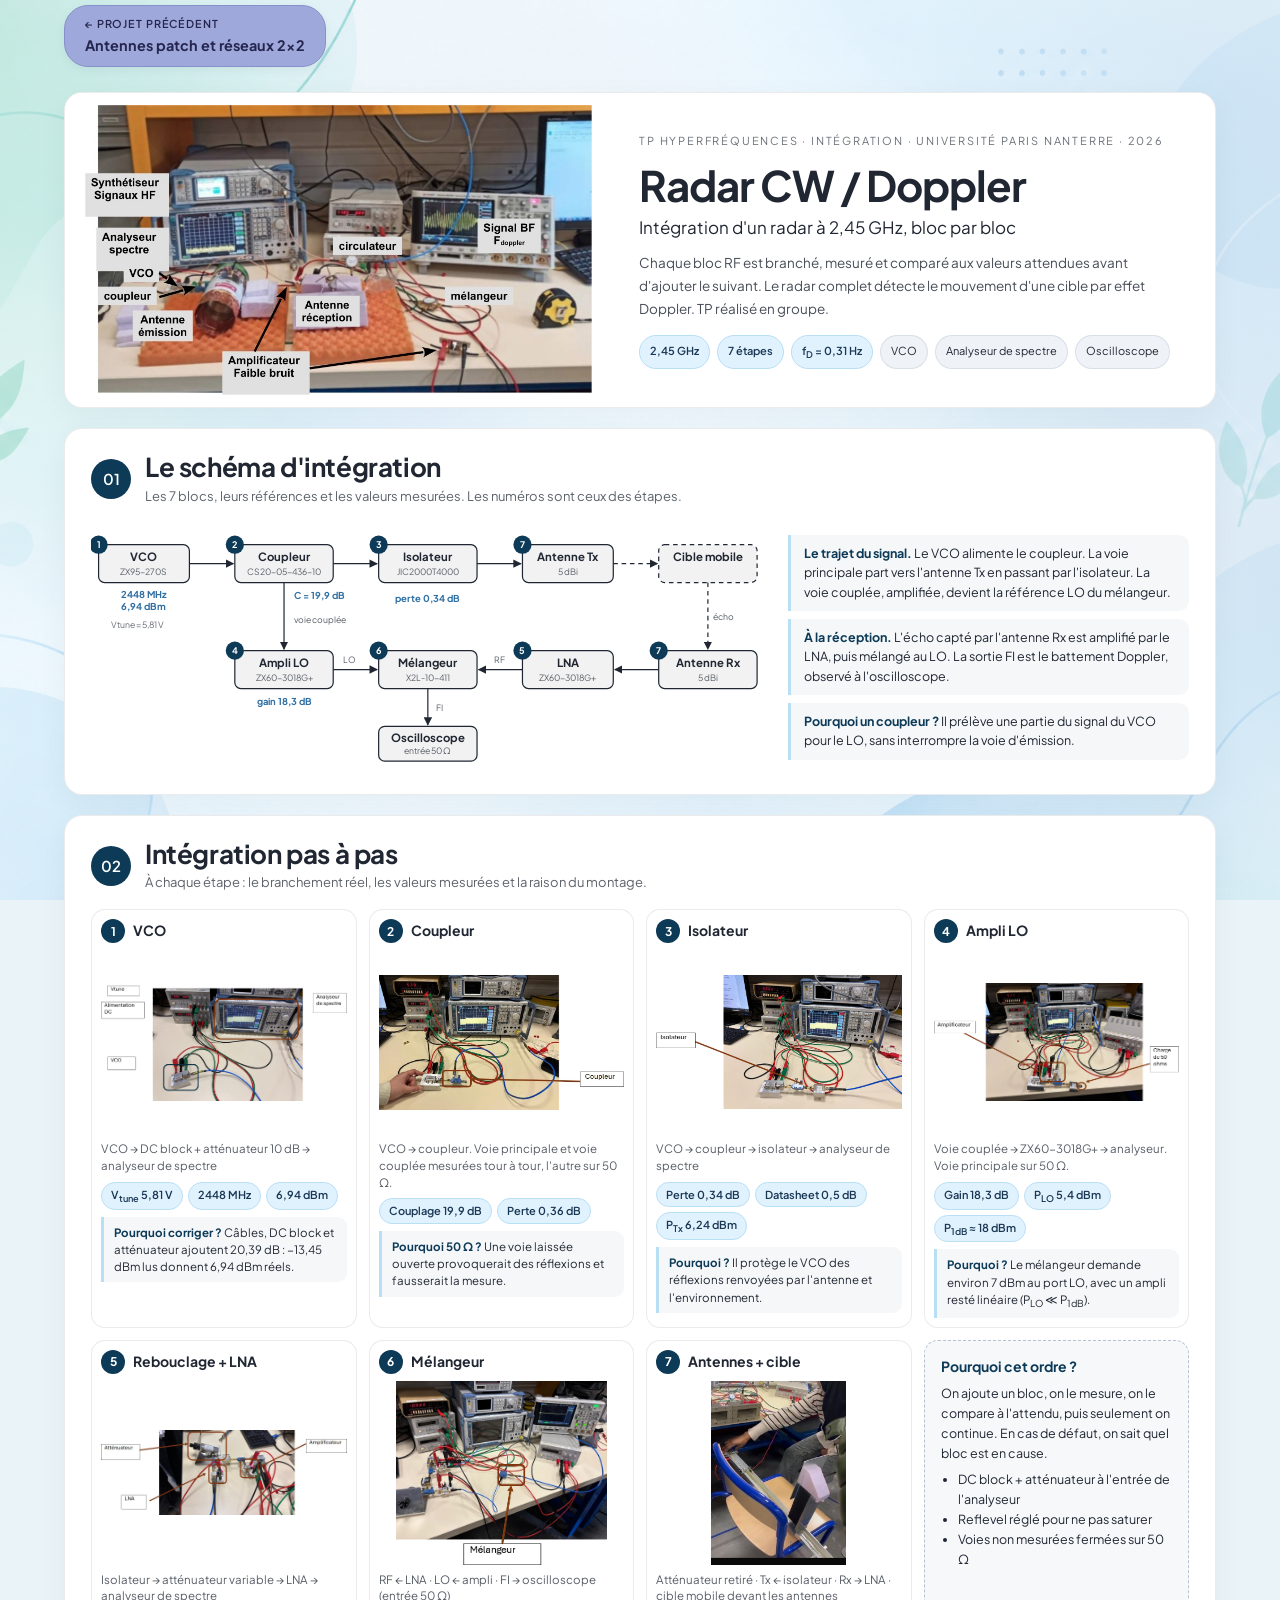
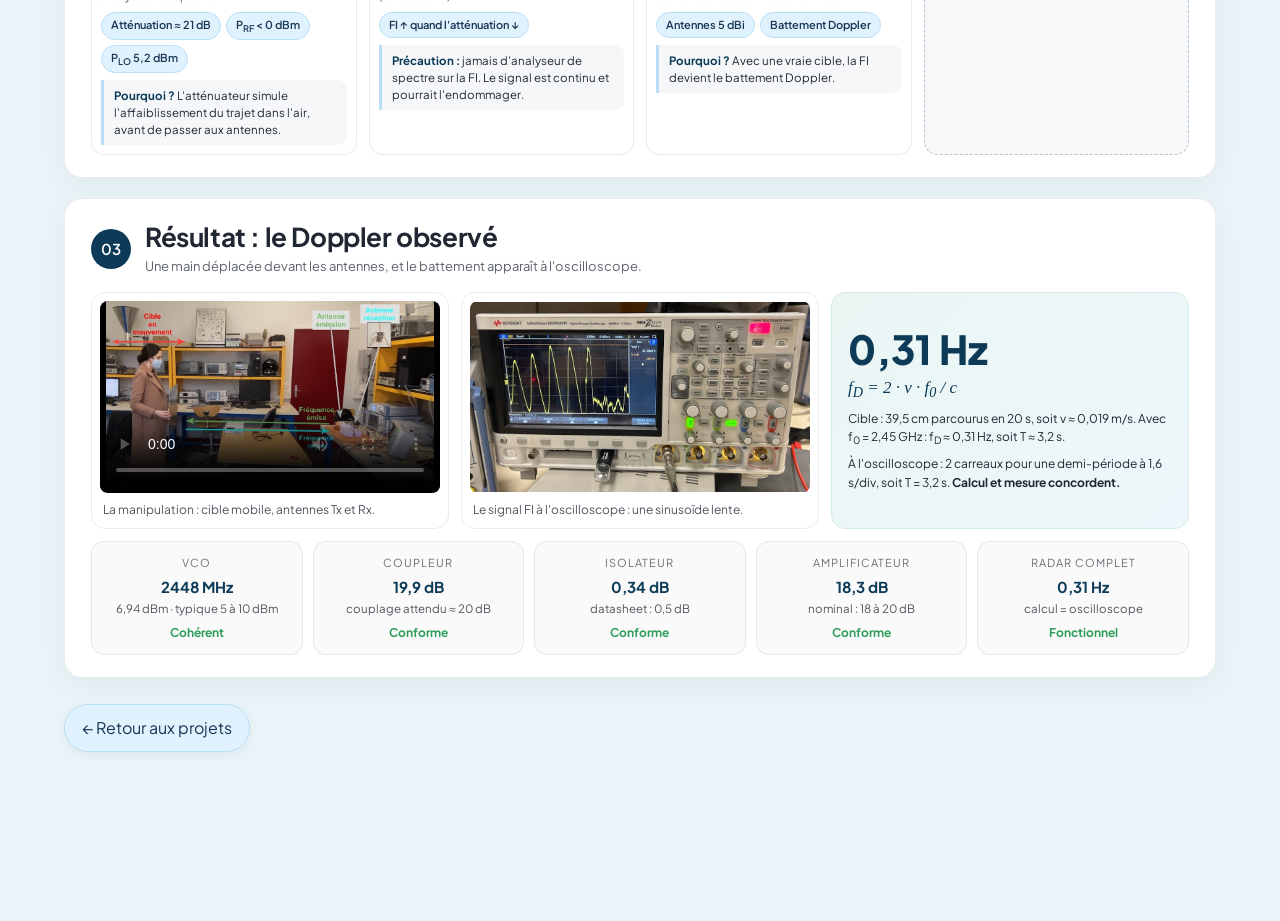
<file: radar-racova.html>
<!DOCTYPE html>
<html lang="fr">
<head>
    <meta charset="UTF-8">
    <meta name="viewport" content="width=device-width, initial-scale=1.0">
    <title>Radar CW / Doppler RaCoVa — Sara Messaoudi</title>
    <link rel="stylesheet" href="style.css">

    <style>
        /* ===== BASE (même style qu'AquaMonitor) ===== */
        .project-page { padding: 105px 0 45px; }
        .project-page .container { max-width: 1180px; }
        .rc-slide { margin-bottom: 20px; scroll-margin-top: 90px; }
        .rc-card {
            background: var(--card-bg, #fff); color: var(--text-color, #202733);
            border: 1px solid rgba(128,128,128,.16); border-radius: 18px;
            box-shadow: 0 8px 30px rgba(0,0,0,.045); overflow: hidden;
        }
        .rc-block { padding: 22px 26px; }
        .rc-label { font-size: 11px; letter-spacing: 1.8px; text-transform: uppercase; opacity: .65; margin: 0 0 12px; }
        .rc-img { width: 100%; display: block; object-fit: contain; border-radius: 8px; background: #fff; }

        .rc-part { display: flex; align-items: center; gap: 14px; margin-bottom: 16px; }
        .rc-num { flex: none; width: 40px; height: 40px; border-radius: 50%; background: #0c3a57; color: #fff; font-size: 15px; font-weight: 600; display: grid; place-items: center; }
        .rc-part h2 { font-size: clamp(20px, 2.4vw, 26px); line-height: 1.2; letter-spacing: -.4px; margin: 0; }
        .rc-part p { margin: 3px 0 0; font-size: 13px; opacity: .72; }

        /* ===== INTRO ===== */
        .rc-intro { display: grid; grid-template-columns: .95fr 1.05fr; align-items: stretch; }
        .rc-intro-img { padding: 12px; background: #fff; display: grid; place-items: center; }
        .rc-intro-img img { width: 100%; max-height: 290px; object-fit: contain; display: block; }
        .rc-intro-text { padding: 24px 28px; align-self: center; }
        .rc-intro-text h1 { font-size: clamp(30px, 3.4vw, 42px); line-height: 1.1; letter-spacing: -1px; margin: 0 0 8px; }
        .rc-intro-text h2 { font-size: 17px; line-height: 1.4; font-weight: 400; margin: 0 0 12px; }
        .rc-intro-text > p:not(.rc-label) { font-size: 13.5px; line-height: 1.7; opacity: .82; margin: 0; }
        .rc-tags { display: flex; flex-wrap: wrap; gap: 7px; margin-top: 14px; }
        .rc-tags span { padding: 6px 10px; border-radius: 20px; font-size: 11px; white-space: nowrap; background: rgba(85,115,150,.09); border: 1px solid rgba(85,115,150,.15); }
        .rc-tags .k { background: #e1f2ff; border-color: #b9dff5; color: #193753; font-weight: 600; }

        /* ===== SCHÉMA ===== */
        .rc-schema { display: grid; grid-template-columns: 1.7fr 1fr; gap: 16px; align-items: center; }
        .rc-diagram { width: 100%; height: auto; display: block; color: inherit; }
        .rc-diagram text { fill: currentColor; font-family: inherit; }
        .rc-why { display: grid; gap: 8px; }
        .rc-why p { margin: 0; padding: 9px 13px; border-left: 3px solid #b9dff5; border-radius: 0 10px 10px 0; background: rgba(85,115,150,.06); font-size: 12.5px; line-height: 1.55; }
        .rc-why b { color: #0c3a57; }

        /* ===== ÉTAPES ===== */
        .rc-steps { display: grid; grid-template-columns: repeat(4, minmax(0, 1fr)); gap: 12px; }
        .rc-step { margin: 0; padding: 9px; border: 1px solid rgba(128,128,128,.16); border-radius: 14px; display: grid; gap: 7px; align-content: start; background: var(--card-bg, #fff); }
        .rc-step img { aspect-ratio: 4/3; }
        .rc-step-h { display: flex; align-items: center; gap: 8px; }
        .rc-step-h b { flex: none; width: 24px; height: 24px; border-radius: 50%; background: #0c3a57; color: #fff; font-size: 12px; display: grid; place-items: center; }
        .rc-step-h strong { font-size: 14px; line-height: 1.25; }
        .rc-link { margin: 0; font-size: 11.5px; line-height: 1.45; opacity: .75; }
        .rc-chips { display: flex; flex-wrap: wrap; gap: 5px; }
        .rc-chips span { padding: 3px 9px; border-radius: 20px; background: #e1f2ff; border: 1px solid #b9dff5; font-size: 11px; color: #193753; font-weight: 600; }
        .rc-pk { margin: 0; padding: 7px 10px; border-left: 3px solid #b9dff5; border-radius: 0 9px 9px 0; background: rgba(85,115,150,.06); font-size: 11.5px; line-height: 1.5; }
        .rc-pk b { color: #0c3a57; }
        .rc-note { border: 1px dashed rgba(85,115,150,.4); border-radius: 14px; padding: 14px 16px; background: rgba(85,115,150,.05); font-size: 12.5px; line-height: 1.6; align-self: stretch; }
        .rc-note strong { display: block; margin-bottom: 6px; font-size: 14px; color: #0c3a57; }
        .rc-note ul { margin: 6px 0 0; padding-left: 17px; }

        /* ===== RÉSULTAT ===== */
        .rc-res { display: grid; grid-template-columns: 1fr 1fr 1fr; gap: 12px; align-items: stretch; }
        .rc-tile { margin: 0; padding: 8px; border: 1px solid rgba(128,128,128,.16); border-radius: 14px; }
        .rc-tile img, .rc-tile video { width: 100%; aspect-ratio: 16/9; object-fit: contain; border-radius: 8px; background: #000; display: block; }
        .rc-tile img { background: #fff; }
        .rc-tile figcaption { padding: 8px 3px 2px; font-size: 12px; line-height: 1.45; opacity: .78; }
        .rc-calc { padding: 14px 16px; border-radius: 14px; background: linear-gradient(135deg, #eaf6f4, #eef6fb); border: 1px solid #d5ebe8; display: grid; gap: 6px; align-content: center; color: #202733; }
        .rc-big { font-size: 40px; font-weight: 800; line-height: 1; color: #0c3a57; }
        .rc-form { font: italic 17px/1.5 Georgia, "Times New Roman", serif; color: #0c3a57; }
        .rc-calc p { margin: 0; font-size: 12px; line-height: 1.55; }

        .rc-verdicts { display: grid; grid-template-columns: repeat(5, minmax(0, 1fr)); gap: 10px; margin-top: 12px; }
        .rc-v { padding: 12px 10px; text-align: center; border: 1px solid rgba(128,128,128,.16); border-radius: 13px; background: rgba(128,128,128,.04); }
        .rc-v small { display: block; font-size: 11px; letter-spacing: 1px; text-transform: uppercase; opacity: .65; }
        .rc-v strong { display: block; margin: 3px 0 2px; font-size: 15px; color: #0c3a57; }
        .rc-v span { display: block; font-size: 11.5px; line-height: 1.4; opacity: .78; }
        .rc-v em { display: block; margin-top: 6px; font-style: normal; font-size: 12px; font-weight: 700; color: #2e9d5b; }

        /* ===== RESPONSIVE ===== */
        @media (max-width: 1000px) {
            .rc-steps { grid-template-columns: repeat(2, minmax(0, 1fr)); }
            .rc-res { grid-template-columns: 1fr 1fr; }
            .rc-calc { grid-column: 1 / -1; }
            .rc-verdicts { grid-template-columns: repeat(3, minmax(0, 1fr)); }
        }
        @media (max-width: 900px) {
            .rc-intro, .rc-schema { grid-template-columns: 1fr; }
        }
        @media (max-width: 650px) {
            .project-page { padding-top: 85px; }
            .rc-intro-text { padding: 20px; }
            .rc-block { padding: 18px; }
            .rc-res { grid-template-columns: 1fr; }
            .rc-verdicts { grid-template-columns: repeat(2, minmax(0, 1fr)); }
        }
        @media (max-width: 520px) { .rc-steps { grid-template-columns: 1fr; } }
    </style>
</head>

<body>
<main class="project-page">
    <div class="container">

        <div class="project-topbar">
            <a href="index.html#projet-10" class="project-back">← Retour aux projets</a>
            <!-- <a href="LIEN-DU-SUIVANT.html" class="project-nav-btn project-nav-next">
                <span>PROJET SUIVANT →</span>
                <strong>NOM DU PROJET SUIVANT</strong>
            </a> -->
        </div>

        <!-- INTRO (compacte) -->
        <section class="rc-slide rc-card rc-intro">
            <div class="rc-intro-img">
                <img src="images/radar-racova/montage-annote.jpg" alt="Montage du radar : VCO, coupleur, antennes, amplificateur faible bruit, mélangeur, analyseur de spectre">
            </div>
            <div class="rc-intro-text">
                <p class="rc-label">TP HYPERFRÉQUENCES · INTÉGRATION · UNIVERSITÉ PARIS NANTERRE · 2026</p>
                <h1>Radar CW / Doppler</h1>
                <h2>Intégration d'un radar à 2,45 GHz, bloc par bloc</h2>
                <p>
                    Chaque bloc RF est branché, mesuré et comparé aux valeurs attendues avant d'ajouter
                    le suivant. Le radar complet détecte le mouvement d'une cible par effet Doppler.
                    TP réalisé en groupe.
                </p>
                <div class="rc-tags">
                    <span class="k">2,45 GHz</span><span class="k">7 étapes</span><span class="k">f<sub>D</sub> = 0,31 Hz</span>
                    <span>VCO</span><span>Analyseur de spectre</span><span>Oscilloscope</span>
                </div>
            </div>
        </section>

        <!-- 01 SCHÉMA D'INTÉGRATION -->
        <section class="rc-slide rc-card rc-block">
            <div class="rc-part">
                <div class="rc-num">01</div>
                <div><h2>Le schéma d'intégration</h2><p>Les 7 blocs, leurs références et les valeurs mesurées. Les numéros sont ceux des étapes.</p></div>
            </div>

            <div class="rc-schema">
                <svg class="rc-diagram" viewBox="0 0 900 330" role="img" aria-label="Schéma du radar : VCO, coupleur, isolateur, antenne Tx, cible, antenne Rx, LNA, mélangeur, amplificateur LO, oscilloscope">
                    <defs>
                        <marker id="rc-ar" viewBox="0 0 10 10" refX="9" refY="5" markerWidth="7" markerHeight="7" orient="auto-start-reverse">
                            <path d="M0,0 L10,5 L0,10 z" fill="currentColor"/>
                        </marker>
                    </defs>

                    <!-- liaisons pleines -->
                    <g stroke="currentColor" stroke-width="1.6" fill="none" marker-end="url(#rc-ar)">
                        <line x1="130" y1="55" x2="188" y2="55"/>
                        <line x1="320" y1="55" x2="378" y2="55"/>
                        <line x1="510" y1="55" x2="568" y2="55"/>
                        <line x1="255" y1="80" x2="255" y2="168"/>
                        <line x1="320" y1="195" x2="378" y2="195"/>
                        <line x1="750" y1="195" x2="692" y2="195"/>
                        <line x1="570" y1="195" x2="512" y2="195"/>
                        <line x1="445" y1="220" x2="445" y2="268"/>
                    </g>
                    <!-- liaisons en pointillés : l'air -->
                    <g stroke="currentColor" stroke-width="1.6" fill="none" stroke-dasharray="6 5" marker-end="url(#rc-ar)">
                        <line x1="690" y1="55" x2="748" y2="55"/>
                        <line x1="815" y1="80" x2="815" y2="168"/>
                    </g>

                    <!-- blocs -->
                    <g stroke="currentColor" stroke-width="1.6" fill="rgba(128,128,128,0.10)">
                        <rect x="10"  y="30"  width="120" height="50" rx="8"/>
                        <rect x="190" y="30"  width="130" height="50" rx="8"/>
                        <rect x="380" y="30"  width="130" height="50" rx="8"/>
                        <rect x="570" y="30"  width="120" height="50" rx="8"/>
                        <rect x="750" y="30"  width="130" height="50" rx="8" stroke-dasharray="6 5"/>
                        <rect x="190" y="170" width="130" height="50" rx="8"/>
                        <rect x="380" y="170" width="130" height="50" rx="8"/>
                        <rect x="570" y="170" width="120" height="50" rx="8"/>
                        <rect x="750" y="170" width="130" height="50" rx="8"/>
                        <rect x="380" y="270" width="130" height="46" rx="8"/>
                    </g>

                    <!-- noms -->
                    <g text-anchor="middle" font-weight="700" font-size="15">
                        <text x="70"  y="52">VCO</text>
                        <text x="255" y="52">Coupleur</text>
                        <text x="445" y="52">Isolateur</text>
                        <text x="630" y="52">Antenne Tx</text>
                        <text x="815" y="52">Cible mobile</text>
                        <text x="255" y="192">Ampli LO</text>
                        <text x="445" y="192">Mélangeur</text>
                        <text x="630" y="192">LNA</text>
                        <text x="815" y="192">Antenne Rx</text>
                        <text x="445" y="290">Oscilloscope</text>
                    </g>
                    <!-- références -->
                    <g text-anchor="middle" font-size="11.5" opacity="0.72">
                        <text x="70"  y="70">ZX95-270S</text>
                        <text x="255" y="70">CS20-05-436-10</text>
                        <text x="445" y="70">JIC2000T4000</text>
                        <text x="630" y="70">5 dBi</text>
                        <text x="255" y="210">ZX60-3018G+</text>
                        <text x="445" y="210">X2L-10-411</text>
                        <text x="630" y="210">ZX60-3018G+</text>
                        <text x="815" y="210">5 dBi</text>
                        <text x="445" y="307">entrée 50 Ω</text>
                    </g>
                    <!-- valeurs mesurées -->
                    <g text-anchor="middle" font-size="12.5" font-weight="700" fill="#0c3a57">
                        <text x="70"  y="100" style="fill:#2f6fa3">2448 MHz</text>
                        <text x="70"  y="116" style="fill:#2f6fa3">6,94 dBm</text>
                        <text x="268" y="102" text-anchor="start" style="fill:#2f6fa3">C = 19,9 dB</text>
                        <text x="445" y="106" style="fill:#2f6fa3">perte 0,34 dB</text>
                        <text x="255" y="242" style="fill:#2f6fa3">gain 18,3 dB</text>
                    </g>
                    <!-- étiquettes de liaison -->
                    <g font-size="11.5" opacity="0.75">
                        <text x="268" y="134">voie couplée</text>
                        <text x="342" y="186" text-anchor="middle">LO</text>
                        <text x="540" y="186" text-anchor="middle">RF</text>
                        <text x="456" y="250">FI</text>
                        <text x="822" y="130">écho</text>
                        <text x="62" y="140" text-anchor="middle" opacity="0.9">Vtune = 5,81 V</text>
                    </g>

                    <!-- numéros d'étapes -->
                    <g font-size="12" font-weight="700" text-anchor="middle">
                        <circle cx="10"  cy="30"  r="12" fill="#0c3a57"/><text x="10"  y="34" style="fill:#fff">1</text>
                        <circle cx="190" cy="30"  r="12" fill="#0c3a57"/><text x="190" y="34" style="fill:#fff">2</text>
                        <circle cx="380" cy="30"  r="12" fill="#0c3a57"/><text x="380" y="34" style="fill:#fff">3</text>
                        <circle cx="190" cy="170" r="12" fill="#0c3a57"/><text x="190" y="174" style="fill:#fff">4</text>
                        <circle cx="570" cy="170" r="12" fill="#0c3a57"/><text x="570" y="174" style="fill:#fff">5</text>
                        <circle cx="380" cy="170" r="12" fill="#0c3a57"/><text x="380" y="174" style="fill:#fff">6</text>
                        <circle cx="570" cy="30"  r="12" fill="#0c3a57"/><text x="570" y="34" style="fill:#fff">7</text>
                        <circle cx="750" cy="170" r="12" fill="#0c3a57"/><text x="750" y="174" style="fill:#fff">7</text>
                    </g>
                </svg>

                <div class="rc-why">
                    <p><b>Le trajet du signal.</b> Le VCO alimente le coupleur. La voie principale part vers l'antenne Tx en passant par l'isolateur. La voie couplée, amplifiée, devient la référence LO du mélangeur.</p>
                    <p><b>À la réception.</b> L'écho capté par l'antenne Rx est amplifié par le LNA, puis mélangé au LO. La sortie FI est le battement Doppler, observé à l'oscilloscope.</p>
                    <p><b>Pourquoi un coupleur ?</b> Il prélève une partie du signal du VCO pour le LO, sans interrompre la voie d'émission.</p>
                </div>
            </div>
        </section>

        <!-- 02 INTÉGRATION PAS À PAS -->
        <section class="rc-slide rc-card rc-block">
            <div class="rc-part">
                <div class="rc-num">02</div>
                <div><h2>Intégration pas à pas</h2><p>À chaque étape : le branchement réel, les valeurs mesurées et la raison du montage.</p></div>
            </div>

            <div class="rc-steps">

                <figure class="rc-step">
                    <div class="rc-step-h"><b>1</b><strong>VCO</strong></div>
                    <img class="rc-img" src="images/radar-racova/mesure-vco.png" alt="VCO branché à l'alimentation et à l'analyseur de spectre">
                    <p class="rc-link">VCO → DC block + atténuateur 10 dB → analyseur de spectre</p>
                    <div class="rc-chips"><span>V<sub>tune</sub> 5,81 V</span><span>2448 MHz</span><span>6,94 dBm</span></div>
                    <p class="rc-pk"><b>Pourquoi corriger ?</b> Câbles, DC block et atténuateur ajoutent 20,39 dB : −13,45 dBm lus donnent 6,94 dBm réels.</p>
                </figure>

                <figure class="rc-step">
                    <div class="rc-step-h"><b>2</b><strong>Coupleur</strong></div>
                    <img class="rc-img" src="images/radar-racova/etape2-coupleur.jpg" alt="Coupleur branché en sortie du VCO">
                    <p class="rc-link">VCO → coupleur. Voie principale et voie couplée mesurées tour à tour, l'autre sur 50 Ω.</p>
                    <div class="rc-chips"><span>Couplage 19,9 dB</span><span>Perte 0,36 dB</span></div>
                    <p class="rc-pk"><b>Pourquoi 50 Ω ?</b> Une voie laissée ouverte provoquerait des réflexions et fausserait la mesure.</p>
                </figure>

                <figure class="rc-step">
                    <div class="rc-step-h"><b>3</b><strong>Isolateur</strong></div>
                    <img class="rc-img" src="images/radar-racova/etape3-isolateur.png" alt="Isolateur placé après la voie principale du coupleur">
                    <p class="rc-link">VCO → coupleur → isolateur → analyseur de spectre</p>
                    <div class="rc-chips"><span>Perte 0,34 dB</span><span>Datasheet 0,5 dB</span><span>P<sub>Tx</sub> 6,24 dBm</span></div>
                    <p class="rc-pk"><b>Pourquoi ?</b> Il protège le VCO des réflexions renvoyées par l'antenne et l'environnement.</p>
                </figure>

                <figure class="rc-step">
                    <div class="rc-step-h"><b>4</b><strong>Ampli LO</strong></div>
                    <img class="rc-img" src="images/radar-racova/etape4-ampli-lo.png" alt="Amplificateur sur la voie couplée, avec charge 50 ohms">
                    <p class="rc-link">Voie couplée → ZX60-3018G+ → analyseur. Voie principale sur 50 Ω.</p>
                    <div class="rc-chips"><span>Gain 18,3 dB</span><span>P<sub>LO</sub> 5,4 dBm</span><span>P<sub>1dB</sub> ≈ 18 dBm</span></div>
                    <p class="rc-pk"><b>Pourquoi ?</b> Le mélangeur demande environ 7 dBm au port LO, avec un ampli resté linéaire (P<sub>LO</sub> ≪ P<sub>1dB</sub>).</p>
                </figure>

                <figure class="rc-step">
                    <div class="rc-step-h"><b>5</b><strong>Rebouclage + LNA</strong></div>
                    <img class="rc-img" src="images/radar-racova/etape5-lna.jpg" alt="Atténuateur variable et LNA">
                    <p class="rc-link">Isolateur → atténuateur variable → LNA → analyseur de spectre</p>
                    <div class="rc-chips"><span>Atténuation ≈ 21 dB</span><span>P<sub>RF</sub> &lt; 0 dBm</span><span>P<sub>LO</sub> 5,2 dBm</span></div>
                    <p class="rc-pk"><b>Pourquoi ?</b> L'atténuateur simule l'affaiblissement du trajet dans l'air, avant de passer aux antennes.</p>
                </figure>

                <figure class="rc-step">
                    <div class="rc-step-h"><b>6</b><strong>Mélangeur</strong></div>
                    <img class="rc-img" src="images/radar-racova/etape6-melangeur.png" alt="Mélangeur relié au LNA, à l'ampli LO et à l'oscilloscope">
                    <p class="rc-link">RF ← LNA · LO ← ampli · FI → oscilloscope (entrée 50 Ω)</p>
                    <div class="rc-chips"><span>FI ↑ quand l'atténuation ↓</span></div>
                    <p class="rc-pk"><b>Précaution :</b> jamais d'analyseur de spectre sur la FI. Le signal est continu et pourrait l'endommager.</p>
                </figure>

                <figure class="rc-step">
                    <div class="rc-step-h"><b>7</b><strong>Antennes + cible</strong></div>
                    <img class="rc-img" src="images/radar-racova/etape7-antennes.jpg" alt="Antennes Tx et Rx reliées à la chaîne">
                    <p class="rc-link">Atténuateur retiré · Tx ← isolateur · Rx → LNA · cible mobile devant les antennes</p>
                    <div class="rc-chips"><span>Antennes 5 dBi</span><span>Battement Doppler</span></div>
                    <p class="rc-pk"><b>Pourquoi ?</b> Avec une vraie cible, la FI devient le battement Doppler.</p>
                </figure>

                <div class="rc-note">
                    <strong>Pourquoi cet ordre ?</strong>
                    On ajoute un bloc, on le mesure, on le compare à l'attendu, puis seulement on continue. En cas de défaut, on sait quel bloc est en cause.
                    <ul>
                        <li>DC block + atténuateur à l'entrée de l'analyseur</li>
                        <li>Reflevel réglé pour ne pas saturer</li>
                        <li>Voies non mesurées fermées sur 50 Ω</li>
                    </ul>
                </div>

            </div>
        </section>

        <!-- 03 RÉSULTAT -->
        <section class="rc-slide rc-card rc-block">
            <div class="rc-part">
                <div class="rc-num">03</div>
                <div><h2>Résultat : le Doppler observé</h2><p>Une main déplacée devant les antennes, et le battement apparaît à l'oscilloscope.</p></div>
            </div>

            <div class="rc-res">
                <figure class="rc-tile">
                    <video controls preload="metadata" poster="images/radar-racova/test-cible.jpg">
                        <source src="images/radar-racova/demo-doppler.mp4" type="video/mp4">
                    </video>
                    <figcaption>La manipulation : cible mobile, antennes Tx et Rx.</figcaption>
                </figure>

                <figure class="rc-tile">
                    <img class="rc-img" src="images/radar-racova/signal-doppler.jpg" alt="Battement Doppler observé à l'oscilloscope">
                    <figcaption>Le signal FI à l'oscilloscope : une sinusoïde lente.</figcaption>
                </figure>

                <div class="rc-calc">
                    <div class="rc-big">0,31 Hz</div>
                    <div class="rc-form">f<sub>D</sub> = 2 · v · f<sub>0</sub> / c</div>
                    <p>Cible : 39,5 cm parcourus en 20 s, soit v ≈ 0,019 m/s. Avec f<sub>0</sub> = 2,45 GHz : f<sub>D</sub> ≈ 0,31 Hz, soit T ≈ 3,2 s.</p>
                    <p>À l'oscilloscope : 2 carreaux pour une demi-période à 1,6 s/div, soit T = 3,2 s. <b>Calcul et mesure concordent.</b></p>
                </div>
            </div>

            <div class="rc-verdicts">
                <div class="rc-v"><small>VCO</small><strong>2448 MHz</strong><span>6,94 dBm · typique 5 à 10 dBm</span><em>Cohérent</em></div>
                <div class="rc-v"><small>Coupleur</small><strong>19,9 dB</strong><span>couplage attendu ≈ 20 dB</span><em>Conforme</em></div>
                <div class="rc-v"><small>Isolateur</small><strong>0,34 dB</strong><span>datasheet : 0,5 dB</span><em>Conforme</em></div>
                <div class="rc-v"><small>Amplificateur</small><strong>18,3 dB</strong><span>nominal : 18 à 20 dB</span><em>Conforme</em></div>
                <div class="rc-v"><small>Radar complet</small><strong>0,31 Hz</strong><span>calcul = oscilloscope</span><em>Fonctionnel</em></div>
            </div>
        </section>

        <nav class="project-nav">
            <a href="antennas-hfss.html" class="project-nav-btn">
                <span>← PROJET PRÉCÉDENT</span>
                <strong>Antennes patch et réseaux 2×2</strong>
            </a>
        </nav>

    </div>
</main>
</body>
</html>
</file>
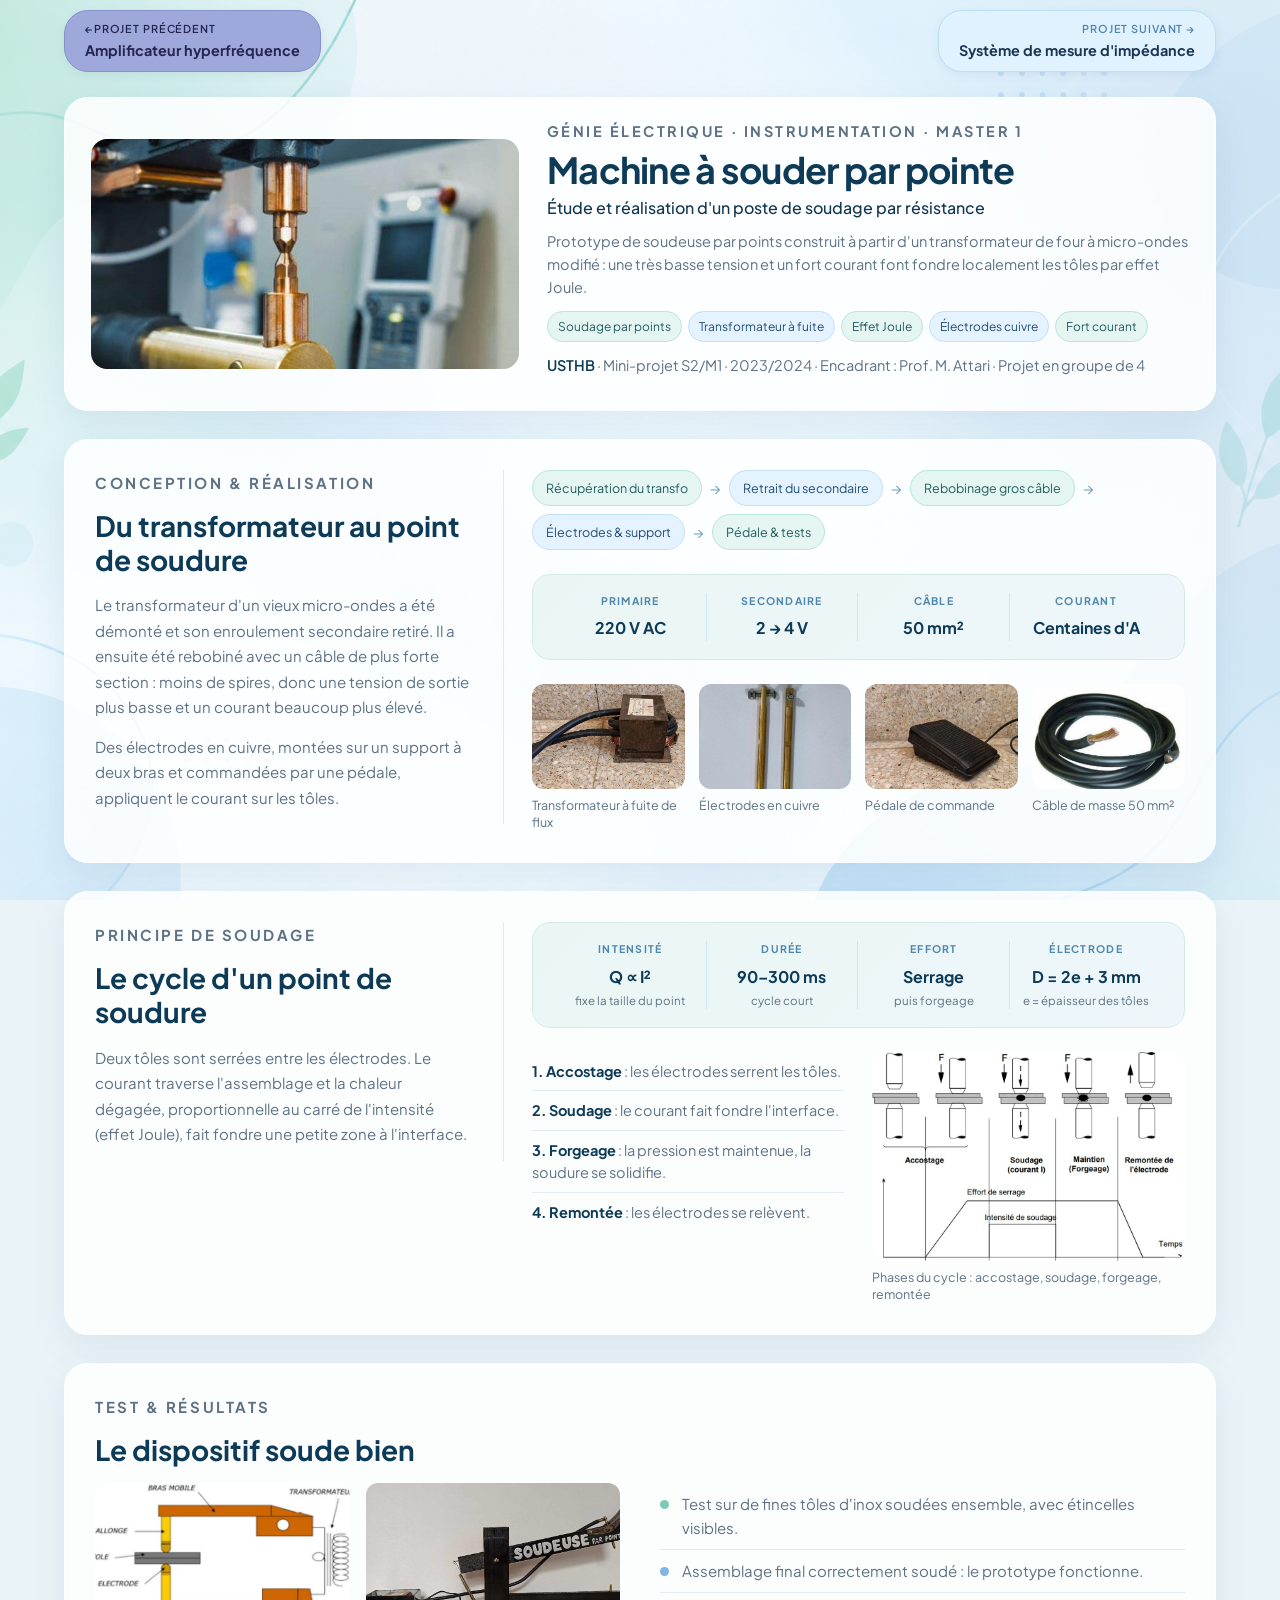
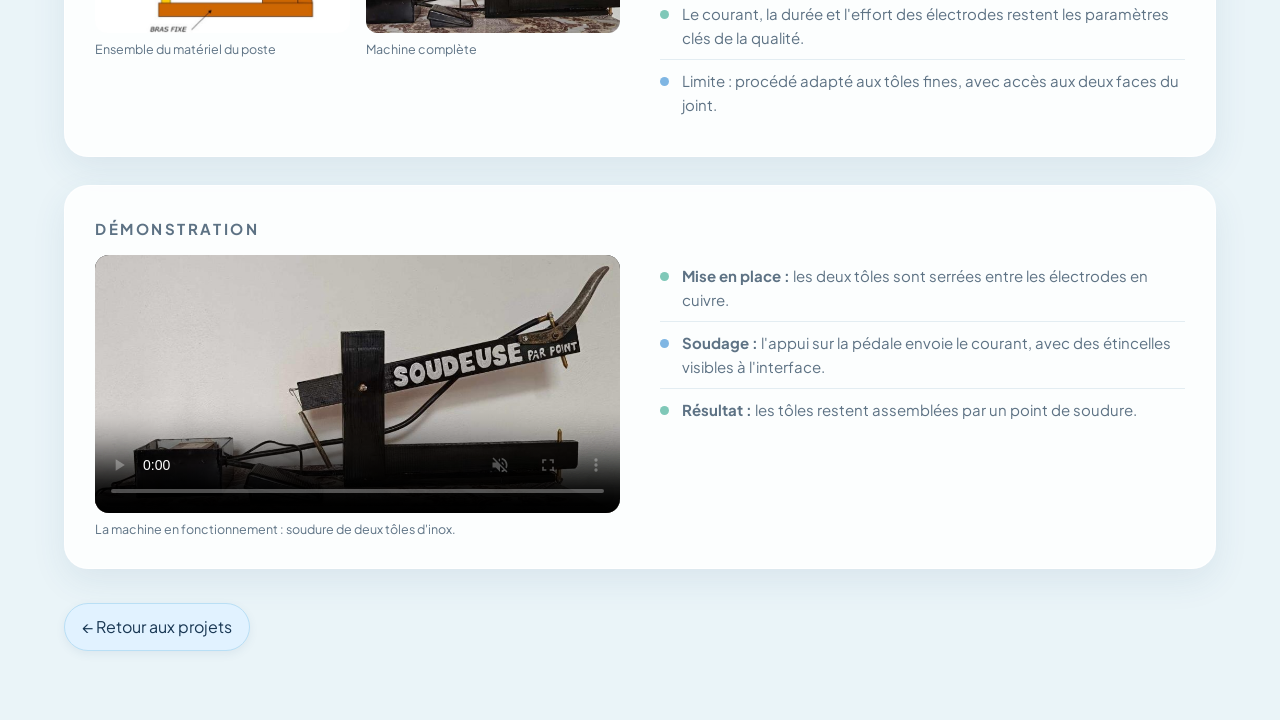
<file: spot-welder.html>
<!DOCTYPE html>
<html lang="fr">

<head>
    <meta charset="UTF-8">
    <meta name="viewport" content="width=device-width, initial-scale=1.0">
    <title>Machine à souder par pointe — Sara Messaoudi</title>

    <link rel="stylesheet" href="style.css">

    <style>
        /* =========================================================
           PAGE MACHINE À SOUDER — tout le style est ici, rien à ajouter
           dans style.css
        ========================================================= */

        body {
            background-color: #eaf4f8;
            background-image:
                radial-gradient(circle at 0% 25%, rgba(190, 232, 220, 0.55) 0, transparent 28%),
                radial-gradient(circle at 100% 15%, rgba(205, 225, 240, 0.7) 0, transparent 30%),
                radial-gradient(circle at 100% 65%, rgba(205, 225, 240, 0.6) 0, transparent 28%),
                url("images/background-portfolio.png");
            background-size: auto, auto, auto, cover;
            background-attachment: fixed;
        }

        .proj-page {
            width: min(1180px, 90%);
            margin: 0 auto;
            padding: 40px 0 45px;
        }

        /* Bouton retour */

        .proj-back {
            display: inline-flex;
            align-items: center;
            gap: 8px;
            margin-bottom: 25px;
            padding: 10px 17px;
            border-radius: 30px;
            background: #e1f2ff;
            border: 1px solid #b9dff5;
            color: #193753;
            font-size: 14px;
            box-shadow: 0 3px 10px rgba(49, 93, 125, 0.08);
            transition: 0.25s ease;
        }

        .proj-back:hover {
            background: #cce9fb;
            transform: translateY(-2px);
        }

        /* Cartes */

        .proj-card {
            margin-bottom: 28px;
            padding: 30px;
            background: rgba(255, 255, 255, 0.85);
            border: 1px solid rgba(255, 255, 255, 0.9);
            border-radius: 24px;
            box-shadow: 0 12px 35px rgba(48, 91, 120, 0.09);
            color: #182431;
        }

        .proj-category,
        .proj-label {
            color: #4f86ad;
            font-size: 0.72rem;
            letter-spacing: 0.17em;
            font-weight: 700;
            margin-bottom: 12px;
        }

        .proj-card h1,
        .proj-card h2 {
            color: #0c3a57;
        }

        .proj-title {
            font-size: 28px;
            line-height: 1.2;
            margin: 8px 0 16px;
        }

        .proj-card p {
            color: #5d7284;
            font-size: 15px;
            line-height: 1.7;
            margin-bottom: 14px;
        }

        /* =========================
           CARTE 1 : PRÉSENTATION (compacte)
        ========================= */

        .proj-intro {
            display: grid;
            grid-template-columns: 0.8fr 1.2fr;   /* image plus petite */
            gap: 28px;
            align-items: center;
            padding: 22px 26px;                    /* moins de marge interne */
        }

        .proj-intro-image img {
            width: 100%;
            height: 230px;                         /* était 390px */
            object-fit: cover;
            display: block;
            border-radius: 16px;
            background: #dce8ef;
        }

        .proj-intro .proj-category {
            margin-bottom: 6px;
        }

        .proj-intro h1 {
            font-size: clamp(26px, 3vw, 36px);     /* était jusqu'à 50px */
            line-height: 1.1;
            letter-spacing: -0.02em;
            margin: 4px 0 8px;
        }

        .proj-intro h2 {
            font-size: 16px;
            line-height: 1.4;
            font-weight: 500;
            color: #12364d;
            margin-bottom: 10px;
        }

        .proj-intro p {
            font-size: 14.5px;
            line-height: 1.6;
            margin-bottom: 10px;
        }

        .proj-tags {
            display: flex;
            flex-wrap: wrap;
            gap: 6px;
            margin-top: 12px;
        }

        .proj-tags span {
            padding: 5px 10px;
            border-radius: 20px;
            font-size: 12px;
            background: #e5f5f2;
            border: 1px solid #b9e5dc;
            color: #245e60;
        }

        .proj-tags span:nth-child(even) {
            background: #e5f2ff;
            border-color: #c2e0f7;
            color: #214f75;
        }

        /* Petite ligne d'infos (encadrant, équipe, année) */

        .proj-meta {
            font-size: 13px;
            color: #5d7284;
            margin-top: 12px;
            line-height: 1.5;
        }

        .proj-meta strong {
            color: #0c3a57;
            font-weight: 600;
        }

        /* =========================
           CARTES 2 ET 3 : TEXTE À GAUCHE / CONTENU À DROITE
        ========================= */

        .proj-split {
            display: grid;
            grid-template-columns: 0.75fr 1.25fr;
            align-items: start;
        }

        .proj-text {
            padding-right: 30px;
            border-right: 1px solid #dfe9ef;
        }

        .proj-side {
            padding-left: 28px;
            min-width: 0;
        }

        .proj-flow {
            display: flex;
            flex-wrap: wrap;
            align-items: center;
            gap: 8px;
            margin-bottom: 24px;
        }

        .proj-step {
            padding: 7px 13px;
            border-radius: 20px;
            font-size: 12.5px;
            background: #e5f5f2;
            border: 1px solid #b9e5dc;
            color: #245e60;
        }

        .proj-step:nth-of-type(even) {
            background: #e5f2ff;
            border-color: #c2e0f7;
            color: #214f75;
        }

        .proj-arrow {
            color: #7aa6c2;
            font-size: 15px;
            font-style: normal;
        }

        .proj-specs {
            display: grid;
            grid-template-columns: repeat(4, 1fr);
            background: linear-gradient(135deg, #eaf6f4, #eef6fb);
            border: 1px solid #d5ebe8;
            border-radius: 18px;
            padding: 18px 22px;
        }

        .proj-spec {
            text-align: center;
            padding: 0 6px;
            border-right: 1px solid #d3e4ea;
        }

        .proj-spec:last-child {
            border-right: none;
        }

        .proj-spec span {
            display: block;
            font-size: 10.5px;
            letter-spacing: 0.12em;
            font-weight: 700;
            color: #4f86ad;
            margin-bottom: 6px;
        }

        .proj-spec strong {
            font-size: 16px;
            color: #0c3a57;
        }

        .proj-spec small {
            display: block;
            margin-top: 4px;
            font-size: 11.5px;
            line-height: 1.35;
            color: #5d7284;
        }

        /* Cycle de soudage : 4 phases */

        .proj-phases {
            list-style: none;
            padding: 0;
            margin: 0;
        }

        .proj-phases li {
            padding: 8px 0;
            border-bottom: 1px solid #e3edf2;
            color: #5d7284;
            font-size: 14.5px;
            line-height: 1.55;
        }

        .proj-phases li:last-child {
            border-bottom: none;
        }

        .proj-phases strong {
            color: #0c3a57;
        }

        .proj-figure {
            margin: 0;
        }

        .proj-figure img {
            width: 100%;
            height: auto;
            display: block;
            border-radius: 14px;
            background: #dce8ef;
            min-height: 150px;
        }

        .proj-figure figcaption {
            font-size: 12.5px;
            line-height: 1.4;
            color: #5d7284;
            margin-top: 8px;
        }

        /* =========================
           GALERIE
        ========================= */

        .proj-gallery {
            display: grid;
            grid-template-columns: repeat(3, minmax(0, 1fr));
            gap: 16px;
        }

        .proj-gallery figure {
            margin: 0;
            min-width: 0;
        }

        .proj-gallery img {
            width: 100%;
            height: 150px;
            object-fit: cover;
            display: block;
            border-radius: 12px;
            background: #dce8ef;
        }

        .proj-gallery figcaption {
            font-size: 12.5px;
            line-height: 1.4;
            color: #5d7284;
            margin-top: 8px;
        }

        .proj-gallery-4 {
            grid-template-columns: repeat(4, minmax(0, 1fr));
            gap: 14px;
        }

        .proj-gallery-4 img {
            height: 105px;
        }

        /* =========================
           CARTE 4 : RÉSULTATS / LIMITES
        ========================= */

        .proj-two {
            display: grid;
            grid-template-columns: 1fr 1fr;
            gap: 40px;
            align-items: start;
        }

        .proj-list {
            list-style: none;
            padding: 0;
            margin: 0;
        }

        .proj-list li {
            position: relative;
            padding: 9px 0 9px 22px;
            color: #5d7284;
            font-size: 15px;
            line-height: 1.6;
            border-bottom: 1px solid #e3edf2;
        }

        .proj-list li:last-child {
            border-bottom: none;
        }

        .proj-list li::before {
            content: "";
            position: absolute;
            left: 0;
            top: 17px;
            width: 9px;
            height: 9px;
            border-radius: 50%;
            background: #7fc8b8;
        }

        .proj-list li:nth-child(even)::before {
            background: #7fb6e3;
        }

        /* =========================
           CARTE DÉMONSTRATION : VIDÉO + COMMENTAIRES
        ========================= */

        .proj-video {
            width: 100%;
            max-height: 280px;
            display: block;
            border-radius: 14px;
            background: #000;
        }

        .proj-note {
            font-size: 12.5px !important;
            line-height: 1.4 !important;
            margin: 8px 0 0 !important;
        }

        /* =========================
           CARTE 5 : CODE & GITHUB
        ========================= */

        .proj-code-head {
            display: flex;
            align-items: center;
            justify-content: space-between;
            flex-wrap: wrap;
            gap: 16px;
        }

        .proj-btn {
            display: inline-block;
            padding: 11px 20px;
            border-radius: 30px;
            background: #e1f2ff;
            border: 1px solid #b9dff5;
            color: #193753;
            font-size: 14px;
            transition: 0.25s ease;
        }

        .proj-btn:hover {
            background: #cce9fb;
            transform: translateY(-2px);
        }

        /* =========================
           TÉLÉPHONE ET TABLETTE
        ========================= */

        @media (max-width: 800px) {

            .proj-intro,
            .proj-split,
            .proj-two {
                grid-template-columns: 1fr;
                gap: 25px;
            }

            .proj-intro-image img {
                height: 200px;
            }

            .proj-text {
                padding-right: 0;
                border-right: none;
            }

            .proj-side {
                padding-left: 0;
            }

            .proj-specs {
                grid-template-columns: repeat(2, 1fr);
                gap: 18px 0;
            }

            .proj-spec:nth-child(2n) {
                border-right: none;
            }

            .proj-gallery,
            .proj-gallery-4 {
                grid-template-columns: repeat(2, minmax(0, 1fr));
            }

            .proj-gallery-4 img,
            .proj-gallery img {
                height: 130px;
            }
        }
    </style>
</head>

<body>

    <main class="container leme-page">

        <div class="project-topbar">
            <a href="index.html#projet-06" class="project-back">← Retour aux projets</a>

            <a href="bioimpedance.html" class="project-nav-btn project-nav-next">
                <span>PROJET SUIVANT →</span>
                <strong>Système de mesure d'impédance</strong>
            </a>
        </div>


        <!-- ===== CARTE 1 : PRÉSENTATION (compacte) ===== -->
        <section class="proj-card proj-intro">

            <div class="proj-intro-image">
                <!-- PHOTO : sodure.jpg -->
                <img src="images/spot-welder/sodure.jpg" alt="Soudure par points réalisée avec la machine">
            </div>

            <div>
                <p class="proj-category">GÉNIE ÉLECTRIQUE · INSTRUMENTATION · MASTER 1</p>
                <h1>Machine à souder par pointe</h1>
                <h2>Étude et réalisation d'un poste de soudage par résistance</h2>

                <p>
                    Prototype de soudeuse par points construit à partir d'un transformateur
                    de four à micro-ondes modifié : une très basse tension et un fort courant
                    font fondre localement les tôles par effet Joule.
                </p>

                <div class="proj-tags">
                    <span>Soudage par points</span>
                    <span>Transformateur à fuite</span>
                    <span>Effet Joule</span>
                    <span>Électrodes cuivre</span>
                    <span>Fort courant</span>
                </div>

                <p class="proj-meta">
                    <strong>USTHB</strong> · Mini-projet S2/M1 · 2023/2024 · Encadrant : Prof. M. Attari ·
                    Projet en groupe de 4
                </p>
            </div>

        </section>


        <!-- ===== CARTE 2 : CONCEPTION ET RÉALISATION ===== -->
        <section class="proj-card proj-split">

            <div class="proj-text">
                <p class="proj-category">CONCEPTION &amp; RÉALISATION</p>
                <h2 class="proj-title">Du transformateur au point de soudure</h2>
                <p>
                    Le transformateur d'un vieux micro-ondes a été démonté et son
                    enroulement secondaire retiré. Il a ensuite été rebobiné avec un câble
                    de plus forte section : moins de spires, donc une tension de sortie
                    plus basse et un courant beaucoup plus élevé.
                </p>
                <p>
                    Des électrodes en cuivre, montées sur un support à deux bras et
                    commandées par une pédale, appliquent le courant sur les tôles.
                </p>
            </div>

            <div class="proj-side">

                <div class="proj-flow">
                    <span class="proj-step">Récupération du transfo</span>
                    <em class="proj-arrow">→</em>
                    <span class="proj-step">Retrait du secondaire</span>
                    <em class="proj-arrow">→</em>
                    <span class="proj-step">Rebobinage gros câble</span>
                    <em class="proj-arrow">→</em>
                    <span class="proj-step">Électrodes &amp; support</span>
                    <em class="proj-arrow">→</em>
                    <span class="proj-step">Pédale &amp; tests</span>
                </div>

                <div class="proj-specs" style="margin-bottom:24px;">
                    <div class="proj-spec">
                        <span>PRIMAIRE</span>
                        <strong>220 V AC</strong>
                    </div>
                    <div class="proj-spec">
                        <span>SECONDAIRE</span>
                        <strong>2 → 4 V</strong>
                    </div>
                    <div class="proj-spec">
                        <span>CÂBLE</span>
                        <strong>50 mm²</strong>
                    </div>
                    <div class="proj-spec">
                        <span>COURANT</span>
                        <strong>Centaines d'A</strong>
                    </div>
                </div>

                <div class="proj-gallery proj-gallery-4">

                    <figure>
                        <!-- PHOTO : transformateur.jpg -->
                        <img src="images/spot-welder/transformateur.jpg" alt="Transformateur de micro-ondes à fuite de flux">
                        <figcaption>Transformateur à fuite de flux</figcaption>
                    </figure>

                    <figure>
                        <!-- PHOTO : electrodes-cuivre.jpg -->
                        <img src="images/spot-welder/electrodes-cuivre.jpg" alt="Électrodes en cuivre">
                        <figcaption>Électrodes en cuivre</figcaption>
                    </figure>

                    <figure>
                        <!-- PHOTO : pedale.jpg -->
                        <img src="images/spot-welder/pedale.jpg" alt="Pédale de commande">
                        <figcaption>Pédale de commande</figcaption>
                    </figure>

                    <figure>
                        <!-- PHOTO : cable-50mm.jpg -->
                        <img src="images/spot-welder/cable-50mm.jpg" alt="Câble de masse 50 mm²">
                        <figcaption>Câble de masse 50 mm²</figcaption>
                    </figure>

                </div>

            </div>

        </section>


        <!-- ===== CARTE 3 : PRINCIPE ET CYCLE DE SOUDAGE ===== -->
        <section class="proj-card proj-split">

            <div class="proj-text">
                <p class="proj-category">PRINCIPE DE SOUDAGE</p>
                <h2 class="proj-title">Le cycle d'un point de soudure</h2>
                <p>
                    Deux tôles sont serrées entre les électrodes. Le courant traverse
                    l'assemblage et la chaleur dégagée, proportionnelle au carré de
                    l'intensité (effet Joule), fait fondre une petite zone à l'interface.
                </p>
            </div>

            <div class="proj-side">

                <div class="proj-specs" style="margin-bottom:24px;">
                    <div class="proj-spec">
                        <span>INTENSITÉ</span>
                        <strong>Q ∝ I²</strong>
                        <small>fixe la taille du point</small>
                    </div>
                    <div class="proj-spec">
                        <span>DURÉE</span>
                        <strong>90–300 ms</strong>
                        <small>cycle court</small>
                    </div>
                    <div class="proj-spec">
                        <span>EFFORT</span>
                        <strong>Serrage</strong>
                        <small>puis forgeage</small>
                    </div>
                    <div class="proj-spec">
                        <span>ÉLECTRODE</span>
                        <strong>D = 2e + 3 mm</strong>
                        <small>e = épaisseur des tôles</small>
                    </div>
                </div>

                <div class="proj-two" style="gap:28px;">

                    <ol class="proj-phases">
                        <li><strong>1. Accostage</strong> : les électrodes serrent les tôles.</li>
                        <li><strong>2. Soudage</strong> : le courant fait fondre l'interface.</li>
                        <li><strong>3. Forgeage</strong> : la pression est maintenue, la soudure se solidifie.</li>
                        <li><strong>4. Remontée</strong> : les électrodes se relèvent.</li>
                    </ol>

                    <figure class="proj-figure">
                        <!-- PHOTO / SCHÉMA : cycle-soudage.png -->
                        <img src="images/spot-welder/cycle-soudage.png" alt="Schéma des phases du cycle de soudage par points">
                        <figcaption>Phases du cycle : accostage, soudage, forgeage, remontée</figcaption>
                    </figure>

                </div>

            </div>

        </section>


        <!-- ===== CARTE 4 : TEST ET RÉSULTATS ===== -->
        <section class="proj-card">

            <p class="proj-category">TEST &amp; RÉSULTATS</p>
            <h2 class="proj-title">Le dispositif soude bien</h2>

            <div class="proj-two">

                <div class="proj-gallery" style="grid-template-columns: repeat(2, minmax(0, 1fr));">
                    <figure>
                        <!-- PHOTO : presntation-material-ensemble.jpg -->
                        <img src="images/spot-welder/presntation-material-ensemble.jpg" alt="Ensemble du matériel du poste de soudage">
                        <figcaption>Ensemble du matériel du poste</figcaption>
                    </figure>

                    <figure>
                        <!-- PHOTO : machine-complete.jpg -->
                        <img src="images/spot-welder/machine-complete.jpg" alt="Machine à souder par pointe complète">
                        <figcaption>Machine complète</figcaption>
                    </figure>
                </div>

                <ul class="proj-list">
                    <li>Test sur de fines tôles d'inox soudées ensemble, avec étincelles visibles.</li>
                    <li>Assemblage final correctement soudé : le prototype fonctionne.</li>
                    <li>Le courant, la durée et l'effort des électrodes restent les paramètres clés de la qualité.</li>
                    <li>Limite : procédé adapté aux tôles fines, avec accès aux deux faces du joint.</li>
                </ul>

            </div>

        </section>


        <!-- ===== CARTE 5 : DÉMONSTRATION (vidéo + commentaires) ===== -->
        <section class="proj-card">

            <p class="proj-category">DÉMONSTRATION</p>

            <div class="proj-two">

                <div>
                    <!-- VIDÉO : mets ta vidéo dans images/spot-welder/ sous le nom demo-soudeuse.mp4 -->
                    <video class="proj-video" controls muted playsinline preload="metadata"
                           poster="images/spot-welder/machine-complete.jpg">
                        <source src="images/spot-welder/soudure.mp4" type="video/mp4">
                        Votre navigateur ne peut pas lire cette vidéo.
                    </video>
                    <p class="proj-note">La machine en fonctionnement : soudure de deux tôles d'inox.</p>
                </div>

                <ul class="proj-list">
                    <li><strong>Mise en place :</strong> les deux tôles sont serrées entre les électrodes en cuivre.</li>
                    <li><strong>Soudage :</strong> l'appui sur la pédale envoie le courant, avec des étincelles visibles à l'interface.</li>
                    <li><strong>Résultat :</strong> les tôles restent assemblées par un point de soudure.</li>
                </ul>

            </div>

        </section>

        <div class="project-nav">
            <a href="ads-amplificateur.html" class="project-nav-btn">
                <span>←PROJET PRÉCÉDENT</span>
                <strong>Amplificateur hyperfréquence</strong>
            </a>
        </div>
    </main>

</body>
</html>
</file>
<file: style.css>
@import url("https://fonts.googleapis.com/css2?family=Plus+Jakarta+Sans:wght@400;500;600;700;800&display=swap");

/* ========================================================= */
/* RESET */
/* ========================================================= */

* {
    margin: 0;
    padding: 0;
    box-sizing: border-box;
}

html {
    scroll-behavior: auto;
}

body {

    font-family: 'Plus Jakarta Sans', Arial, Helvetica, sans-serif;
    background-color: #edf6fa;
    background-image: url("images/background-portfolio.png");
    background-position: center top;
    background-size: cover;
    background-repeat: no-repeat;
    background-attachment: fixed;
    color: #182431;
    line-height: 1.6;
    min-height: 100vh;
}

a {
    color: inherit;
    text-decoration: none;
}

img {
    max-width: 100%;
    display: block;
}


/* ========================================================= */
/* VARIABLES */
/* ========================================================= */

:root {

    --dark: #182431;
    --dark-blue: #193753;
    --blue: #315d7d;
    --light-blue: #e9f0f5;

    --background: #f7f8fa;
    --white: #ffffff;

    --grey: #66727d;
    --light-grey: #dce2e7;

    --max-width: 1180px;
}


/* ========================================================= */
/* GLOBAL */
/* ========================================================= */

.container {
    width: min(1180px, 90%);
    margin: auto;
}

.section {
    padding: 70px  0;
}

.section-label {
    font-size: 0.75rem;
    font-weight: 700;
    letter-spacing: 0.2em;
    color: var(--blue);
    margin-bottom: 14px;
}

.section-title {
    display: grid;
    grid-template-columns: 60px 1fr;
    gap: 60px;
    align-items: start;
    margin-bottom: 20px;
}

.section-title > span {
    font-family: monospace;
    font-size: 1rem;
    color: var(--blue);
    padding-top: 5px;
}

.section-title h2 {
    font-size: clamp(2rem, 4vw, 3.4rem);
    line-height: 1.08;
    font-weight: 600;
    letter-spacing: -0.03em;
}

.section-intro {
    max-width: 700px;
    color: var(--grey);
    font-size: 1.05rem;
    margin-bottom: 45px;
}


/* ========================================================= */
/* NAVBAR */
/* ========================================================= */

.navbar {
    position: fixed;
    top: 0;
    left: 0;
    width: 100%;
    z-index: 1000;

    background: rgba(247, 248, 250, 0.92);
    backdrop-filter: blur(10px);

    border-bottom: 1px solid rgba(24, 36, 49, 0.08);
}

.nav-container {
    height: 75px;

    display: flex;
    align-items: center;
    justify-content: space-between;
}

.logo {
    font-size: 1.25rem;
    font-weight: 700;
    letter-spacing: -0.03em;
}

.navbar nav {
    display: flex;
    align-items: center;
    gap: 28px;
}

.navbar nav a {
    font-size: 0.85rem;
    color: var(--grey);
    transition: 0.25s ease;
}

.navbar nav a:hover {
    color: var(--dark);
}



/* ==================================================
   IDENTITÉ — EN-TÊTE COMPACT
   ================================================== */

.identity {
    padding: 125px 0 15px;
    background: var(--background);
    text-align: center;
}

.identity-main {
    font-size: 1.15rem;
    font-weight: 700;
    letter-spacing: 0.04em;
    color: var(--dark);
    margin-bottom: 12px;
}

.identity-main span {
    color: var(--blue);
}

.identity-specialties {
    font-size: 0.82rem;
    color: var(--grey);
    letter-spacing: 0.04em;
}
.small-title {
    color: var(--blue);

    font-size: 0.75rem;
    letter-spacing: 0.22em;
    font-weight: 700;

    margin-bottom: 22px;
}




/* ========================================================= */
/* HERO TECHNICAL CARD */
/* ========================================================= */

.hero-card {
    display: flex;
    justify-content: center;
}

.technical-box {
    width: 100%;
    max-width: 400px;

    background: var(--dark);
    color: white;

    padding: 35px;

    box-shadow:
        20px 20px 0px var(--light-grey);
}

.technical-line {
    display: flex;
    justify-content: space-between;
    gap: 20px;

    padding: 17px 0;

    border-bottom: 1px solid rgba(255,255,255,0.15);
}

.technical-line:last-child {
    border-bottom: none;
}

.technical-line span {
    color: #aebac5;
    font-size: 0.7rem;
    letter-spacing: 0.12em;
}

.technical-line strong {
    font-size: 0.85rem;
    text-align: right;
}


/* ========================================================= */
/* ABOUT */
/* ========================================================= */

.about-grid {
    display: grid;
    grid-template-columns: 1.4fr 1fr;
    gap: 80px;
}

.about-text {
    max-width: 720px;
}

.about-text p {
    margin-bottom: 22px;
    color: var(--grey);
    font-size: 1.05rem;
}

.about-stats {
    display: grid;
    grid-template-columns: 1fr 1fr;
    gap: 1px;

    background: var(--light-grey);

    border: 1px solid var(--light-grey);
}

.stat {
    background: var(--white);
    padding: 35px 25px;
}

.stat strong {
    display: block;

    font-size: 2.2rem;
    color: var(--dark-blue);

    margin-bottom: 8px;
}

.stat span {
    color: var(--grey);
    font-size: 0.85rem;
}


/* ========================================================= */
/* PROJECTS */
/* ========================================================= */

.projects-section {
    background: white;
    padding-top: 25px;
    padding-bottom: 2px;
}

.projects-grid {
    display: grid;
    grid-template-columns: repeat(2, 1fr);
    gap: 25px;
}

.project-card {
    position: relative;

    background: #f7f8fa;

    border: 1px solid var(--light-grey);

    padding: 35px;

    min-height: 430px;

    display: flex;
    flex-direction: column;

    transition: 0.3s ease;
}

.project-card:hover {
    transform: translateY(-5px);

    box-shadow:
        0 15px 35px rgba(24, 36, 49, 0.08);
}

.project-card.featured {
    background: var(--dark);
    color: white;
    border-color: var(--dark);
}

.project-number {
    font-family: monospace;
    font-size: 0.8rem;
    color: var(--blue);

    margin-bottom: 45px;
}

.featured .project-number {
    color: #9ebbd0;
}

.project-content {
    display: flex;
    flex-direction: column;
    height: 100%;
}

.project-category {
    font-size: 0.68rem;
    letter-spacing: 0.17em;
    font-weight: 700;

    color: var(--blue);

    margin-bottom: 12px;
}

.featured .project-category {
    color: #9ebbd0;
}

.project-card h3 {
    font-size: 2rem;
    line-height: 1.05;
    margin-bottom: 8px;
}

.project-card h4 {
    font-size: 0.95rem;
    font-weight: 500;

    color: var(--grey);

    margin-bottom: 22px;
}

.featured h4 {
    color: #b9c5ce;
}

.project-card p:not(.project-category) {
    color: var(--grey);
    font-size: 0.9rem;

    max-width: 550px;

    margin-bottom: 25px;
}

.featured p:not(.project-category) {
    color: #c2ccd4;
}

.tags {
    display: flex;
    flex-wrap: wrap;
    gap: 7px;

    margin-top: auto;
    padding-top: 15px;
}

.tags span {
    font-family: monospace;

    font-size: 0.68rem;

    padding: 6px 9px;

    border: 1px solid var(--light-grey);

    color: var(--grey);
}

.featured .tags span {
    border-color: rgba(255,255,255,0.2);
    color: #cbd5dc;
}

.project-link {
    display: inline-block;

    margin-top: 22px;

    font-size: 0.8rem;
    font-weight: 700;

    color: var(--dark-blue);
}

.featured .project-link {
    color: white;
}


/* ========================================================= */
/* EXPERIENCE */
/* ========================================================= */

.timeline {
    border-left: 1px solid var(--light-grey);
}

.timeline-item {
    display: grid;
    grid-template-columns: 140px 1fr;
    gap: 40px;

    padding: 0 0 65px 40px;

    position: relative;
}

.timeline-item::before {
    content: "";

    position: absolute;

    left: -5px;
    top: 5px;

    width: 9px;
    height: 9px;

    background: var(--blue);

    border-radius: 50%;
}

.timeline-date {
    font-family: monospace;
    font-size: 0.85rem;
    color: var(--blue);
}

.timeline-content {
    max-width: 750px;
}

.experience-type {
    font-size: 0.68rem;
    letter-spacing: 0.15em;
    font-weight: 700;

    color: var(--blue);

    margin-bottom: 12px;
}

.timeline-content h3 {
    font-size: 1.55rem;
    margin-bottom: 5px;
}

.experience-role {
    color: var(--grey);
    margin-bottom: 18px;
}

.timeline-content > p:not(.experience-type):not(.experience-role) {
    color: var(--grey);
}


/* ========================================================= */
/* SKILLS */
/* ========================================================= */

.skills-section {
    background: white;
}

.skills-grid {
    display: grid;
    grid-template-columns: repeat(4, 1fr);

    gap: 1px;

    background: var(--light-grey);

    border: 1px solid var(--light-grey);
}

.skill-box {
    background: white;
    padding: 30px;
}

.skill-box h3 {
    font-size: 1.1rem;
    margin-bottom: 22px;
}

.skill-box ul {
    list-style: none;
}

.skill-box li {
    color: var(--grey);
    font-size: 0.85rem;

    padding: 7px 0;

    border-bottom: 1px solid #edf0f2;
}

.skill-box li:last-child {
    border-bottom: none;
}


/* ========================================================= */
/* LANGUAGES */
/* ========================================================= */

.languages {
    margin-top: 60px;

    padding-top: 40px;

    border-top: 1px solid var(--light-grey);
}

.languages h3 {
    margin-bottom: 25px;
}

.language-list {
    display: grid;
    grid-template-columns: repeat(3, 1fr);
    gap: 20px;
}

.language-list div {
    padding: 22px;

    background: #f7f8fa;

    border: 1px solid var(--light-grey);
}

.language-list strong {
    display: block;
    margin-bottom: 5px;
}

.language-list span {
    color: var(--grey);
    font-size: 0.85rem;
}


/* ========================================================= */
/* FORMATION */
/* ========================================================= */

.education-list {
    border-top: 1px solid var(--light-grey);
}

.education-item {
    display: grid;
    grid-template-columns: 180px 1fr;
    gap: 40px;

    padding: 35px 0;

    border-bottom: 1px solid var(--light-grey);
}

.education-year {
    font-family: monospace;
    color: var(--blue);
    font-size: 0.85rem;
}

.education-item h3 {
    font-size: 1.3rem;
    margin-bottom: 8px;
}

.education-item p {
    color: var(--grey);
}


/* ========================================================= */
/* CONTACT */
/* ========================================================= */

.contact-section {
    background: var(--dark);

    color: white;

    padding: 120px 0;
}

.contact-content {
    max-width: 900px;
}

.contact-section .section-label {
    color: #9ebbd0;
}

.contact-section h2 {
    font-size: clamp(2.5rem, 5vw, 4.5rem);
    line-height: 1.05;

    letter-spacing: -0.04em;

    margin-bottom: 30px;
}

.contact-section > .container > p:not(.section-label) {
    color: #bac5cd;

    max-width: 600px;

    margin-bottom: 35px;
}

.contact-links {
    display: flex;
    gap: 15px;
    flex-wrap: wrap;
}

.contact-links a {
    border: 1px solid rgba(255,255,255,0.3);

    padding: 12px 20px;

    font-size: 0.85rem;

    transition: 0.25s ease;
}

.contact-links a:hover {
    background: white;
    color: var(--dark);
}


/* ========================================================= */
/* FOOTER */
/* ========================================================= */

footer {
    background: #111b24;

    color: #9ba8b2;

    padding: 25px 0;
}

.footer-content {
    display: flex;
    justify-content: space-between;
    gap: 20px;

    font-size: 0.75rem;
}


/* ========================================================= */
/* RESPONSIVE — TABLETTE */
/* ========================================================= */

@media (max-width: 950px) {

    .navbar nav {
        gap: 15px;
    }

    .navbar nav a {
        font-size: 0.75rem;
    }

    .hero-content {
        grid-template-columns: 1fr;
        gap: 60px;
    }

    .hero-card {
        justify-content: flex-start;
    }

    .about-grid {
        grid-template-columns: 1fr;
        gap: 50px;
    }

    .skills-grid {
        grid-template-columns: repeat(2, 1fr);
    }

}


/* ========================================================= */
/* RESPONSIVE — MOBILE */
/* ========================================================= */

@media (max-width: 700px) {

    .section {
        padding: 75px 0;
    }

    .navbar {
        position: relative;
    }

    .nav-container {
        height: auto;
        padding: 20px 0;

        flex-direction: column;
        gap: 18px;
    }

    .navbar nav {
        width: 100%;

        display: flex;
        justify-content: center;

        flex-wrap: wrap;

        gap: 12px 18px;
    }

    .hero {
        min-height: auto;
        padding: 90px 0 75px;
    }

    .hero h1 {
        font-size: 4.5rem;
    }

    .section-title {
        grid-template-columns: 35px 1fr;
        gap: 15px;
    }

    .section-title h2 {
        font-size: 2.3rem;
    }

    .projects-grid {
        grid-template-columns: 1fr;
    }

    .project-card {
        min-height: 400px;
    }

    .timeline-item {
        grid-template-columns: 1fr;
        gap: 10px;

        padding-left: 25px;
    }

    .skills-grid {
        grid-template-columns: 1fr;
    }

    .language-list {
        grid-template-columns: 1fr;
    }

    .education-item {
        grid-template-columns: 1fr;
        gap: 10px;
    }

    .footer-content {
        flex-direction: column;
    }

}

/* PAGE AQUAMONITOR */

.project-page {
   
    padding: 0 0 35px;
    margin-top: 0;
    position: relative;
    top: -100px;

}

.project-back {
    display: inline-block;
    margin-bottom: 25px;
    text-decoration: none;
}

.aqua-slide {
    margin-bottom: 65px;
}

/* Première section : grande photo + texte */

.aqua-intro {
    display: grid;
    grid-template-columns: 1.1fr 0.9fr;
    align-items: center;
    gap: 40px;
}

.aqua-intro-image img {
    width: 100%;
    height: 390px;
    object-fit: cover;
    display: block;
    border-radius: 6px;
}

.aqua-intro h1 {
    font-size: clamp(36px, 4vw, 54px);
    line-height: 1.05;
    margin: 12px 0;
}

.aqua-intro h2 {
    font-size: 21px;
    line-height: 1.4;
    margin-bottom: 16px;
}

.aqua-intro-text > p:not(.project-category) {
    font-size: 15px;
    line-height: 1.7;
}

/* Tags compacts */

.project-tags {
    display: flex;
    flex-wrap: wrap;
    gap: 8px;
    margin-top: 20px;
}

.project-tags span {
    padding: 6px 10px;
    border: 1px solid currentColor;
    border-radius: 20px;
    font-size: 12px;
}

/* Deuxième section : texte + galerie */

.aqua-realisation {
    display: grid;
    grid-template-columns: 0.7fr 1.3fr;
    gap: 35px;
    align-items: start;
}

.aqua-realisation-text h2 {
    font-size: 30px;
    line-height: 1.2;
    margin: 12px 0 18px;
}

.aqua-realisation-text p {
    font-size: 15px;
    line-height: 1.7;
}

.aqua-gallery {
    display: grid;
    grid-template-columns: repeat(2, minmax(0, 1fr));
    gap: 15px;
}

.aqua-gallery figure {
    margin: 0;
    min-width: 0;
}

.aqua-gallery img {
    width: 100%;
    height: 190px;
    object-fit: cover;
    display: block;
    border-radius: 5px;
}

.aqua-gallery figcaption {
    font-size: 12px;
    margin-top: 8px;
    opacity: 0.7;
}

.project-end {
    margin-top: 0;
    padding-top: 15px;
}

/* Téléphone et tablette */

@media (max-width: 800px) {
    .project-page {
        padding-top: 85px;
    }

    .aqua-intro,
    .aqua-realisation {
        grid-template-columns: 1fr;
        gap: 25px;
    }

    .aqua-intro-image img {
        height: 300px;
    }

    .aqua-gallery img {
        height: 160px;
    }

    .aqua-slide {
        margin-bottom: 45px;
    }
}

/* CARTES CLAIRES ET ARRONDIES */

.aqua-card {
    background: rgba(255, 255, 255, 0.82);
    border: 1px solid rgba(255, 255, 255, 0.9);
    border-radius: 24px;
    box-shadow: 0 12px 35px rgba(48, 91, 120, 0.09);
    padding: 30px;
    backdrop-filter: blur(12px);
}

/* BOUTON RETOUR */

.project-back {
    display: inline-flex;
    align-items: center;
    gap: 8px;
    padding: 10px 17px;
    border-radius: 30px;
    background: #e1f2ff;
    border: 1px solid #b9dff5;
    color: #193753;
    box-shadow: 0 3px 10px rgba(49, 93, 125, 0.08);
    transition: 0.25s ease;
}

.project-back:hover {
    background: #cce9fb;
    transform: translateY(-2px);
}

/* TAGS COLORÉS */

.project-tags span {
    background: #e5f5f2;
    border-color: #b9e5dc;
    color: #245e60;
}

.project-tags span:nth-child(even) {
    background: #e5f2ff;
    border-color: #c2e0f7;
    color: #214f75;
}

/* ========================================================= */
/* AQUAMONITOR — COULEURS & PARAMÈTRES (comme la maquette)   */
/* ========================================================= */

/* ----- Fond doux bleu / vert ----- */

body {
    background-color: #eaf4f8;
    background-image:
        radial-gradient(circle at 0% 25%, rgba(190, 232, 220, 0.55) 0, transparent 28%),
        radial-gradient(circle at 100% 15%, rgba(205, 225, 240, 0.7) 0, transparent 30%),
        radial-gradient(circle at 100% 65%, rgba(205, 225, 240, 0.6) 0, transparent 28%),
        url("images/background-portfolio.png");
    background-size: auto, auto, auto, cover;
    background-attachment: fixed;
}

/* ----- Cartes blanches arrondies ----- */

.project-page .aqua-card {
    background: rgba(255, 255, 255, 0.85);
    border: 1px solid rgba(255, 255, 255, 0.9);
    border-radius: 24px;
    box-shadow: 0 12px 35px rgba(48, 91, 120, 0.09);
}

/* ----- Textes colorés ----- */

.aqua-card .project-category,
.aqua-card .project-section-label {
    color: #4f86ad;
    opacity: 1;
    font-weight: 700;
}

.aqua-intro .aqua-intro-text h1,
.aqua-realisation .aqua-realisation-heading h2 {
    color: #0c3a57;
}

.aqua-intro .aqua-intro-text h2 {
    color: #12364d;
}

.aqua-intro .aqua-intro-text > p:not(.project-category),
.aqua-realisation .aqua-realisation-heading p:not(.project-section-label) {
    color: #5d7284;
    opacity: 1;
}

.aqua-intro-image img {
    border-radius: 18px;
}

/* ----- Tags verts / bleus en alternance ----- */

.aqua-intro .project-tags span {
    background: #e5f5f2;
    border: 1px solid #b9e5dc;
    color: #245e60;
}

.aqua-intro .project-tags span:nth-child(even) {
    background: #e5f2ff;
    border-color: #c2e0f7;
    color: #214f75;
}

/* ========================================================= */
/* PARAMÈTRES MESURÉS (pH, T°, EC, DO, NTU)                  */
/* ========================================================= */

/* Le bloc : fond dégradé vert/bleu + titre "PARAMÈTRES MESURÉS" */
.aqua-realisation .aqua-features {
    background: linear-gradient(135deg, #eaf6f4, #eef6fb);
    border: 1px solid #d5ebe8;
    border-radius: 18px;
    padding: 18px 22px 20px;
    gap: 0;
}

.aqua-realisation .aqua-features::before {
    content: "PARAMÈTRES MESURÉS";
    grid-column: 1 / -1;
    font-size: 11px;
    font-weight: 700;
    letter-spacing: 0.17em;
    color: #4f86ad;
    margin-bottom: 14px;
}

/* Chaque case : plus de cadre, juste un séparateur vertical */
.aqua-realisation .aqua-features .aqua-feature {
    background: transparent;
    border: none;
    border-right: 1px solid #d3e4ea;
    border-radius: 0;
    padding: 0 6px;
}

.aqua-realisation .aqua-features .aqua-feature:last-child {
    border-right: none;
}

.aqua-realisation .aqua-features .aqua-feature strong {
    font-size: 14px;
    color: #12364d;
    margin-bottom: 3px;
}

.aqua-realisation .aqua-features .aqua-feature span {
    font-size: 12px;
    color: #6d8392;
    opacity: 1;
}

/* Le rond coloré avec l'icône (créé en CSS, pas besoin de HTML) */
.aqua-realisation .aqua-features .aqua-feature::before {
    content: "";
    display: block;
    width: 46px;
    height: 46px;
    margin: 0 auto 9px;
    border-radius: 50%;
    border: 1px solid transparent;
    background-repeat: no-repeat;
    background-position: center;
    background-size: 22px;
}

/* 1 — pH : goutte, bleu */
.aqua-realisation .aqua-features .aqua-feature:nth-child(1)::before {
    background-color: #dcefff;
    border-color: #b5d9f3;
    background-image: url("data:image/svg+xml,%3Csvg xmlns='http://www.w3.org/2000/svg' viewBox='0 0 24 24' fill='none' stroke='%232a7bb8' stroke-width='1.8' stroke-linecap='round' stroke-linejoin='round'%3E%3Cpath d='M12 3C12 3 5.5 10.5 5.5 14.5a6.5 6.5 0 0 0 13 0C18.5 10.5 12 3 12 3z'/%3E%3C/svg%3E");
}

/* 2 — T° : thermomètre, vert */
.aqua-realisation .aqua-features .aqua-feature:nth-child(2)::before {
    background-color: #dff3ea;
    border-color: #b6e0cf;
    background-image: url("data:image/svg+xml,%3Csvg xmlns='http://www.w3.org/2000/svg' viewBox='0 0 24 24' fill='none' stroke='%232f8f6b' stroke-width='1.8' stroke-linecap='round' stroke-linejoin='round'%3E%3Cpath d='M14 14.8V5a2 2 0 0 0-4 0v9.8a4 4 0 1 0 4 0z'/%3E%3Cpath d='M12 9v7'/%3E%3C/svg%3E");
}

/* 3 — EC : éclair, vert */
.aqua-realisation .aqua-features .aqua-feature:nth-child(3)::before {
    background-color: #d9f2e6;
    border-color: #aedfc6;
    background-image: url("data:image/svg+xml,%3Csvg xmlns='http://www.w3.org/2000/svg' viewBox='0 0 24 24' fill='%231f9a5f' stroke='%231f9a5f' stroke-width='1.8' stroke-linecap='round' stroke-linejoin='round'%3E%3Cpath d='M13 2L5 13h6l-1 9 8-11h-6l1-9z'/%3E%3C/svg%3E");
}

/* 4 — DO : bulles, bleu */
.aqua-realisation .aqua-features .aqua-feature:nth-child(4)::before {
    background-color: #dcefff;
    border-color: #b5d9f3;
    background-image: url("data:image/svg+xml,%3Csvg xmlns='http://www.w3.org/2000/svg' viewBox='0 0 24 24' fill='none' stroke='%232a7bb8' stroke-width='1.8' stroke-linecap='round' stroke-linejoin='round'%3E%3Ccircle cx='9' cy='14' r='5'/%3E%3Ccircle cx='17' cy='7' r='2.5'/%3E%3Ccircle cx='18' cy='16' r='1.5'/%3E%3C/svg%3E");
}

/* 5 — NTU : particules, turquoise */
.aqua-realisation .aqua-features .aqua-feature:nth-child(5)::before {
    background-color: #dcf3f0;
    border-color: #b3e2dc;
    background-image: url("data:image/svg+xml,%3Csvg xmlns='http://www.w3.org/2000/svg' viewBox='0 0 24 24' fill='none' stroke='%232a9a92' stroke-width='1.8' stroke-linecap='round' stroke-linejoin='round'%3E%3Ccircle cx='12' cy='12' r='2'/%3E%3Ccircle cx='12' cy='4.5' r='1'/%3E%3Ccircle cx='12' cy='19.5' r='1'/%3E%3Ccircle cx='4.5' cy='12' r='1'/%3E%3Ccircle cx='19.5' cy='12' r='1'/%3E%3Ccircle cx='6.7' cy='6.7' r='1'/%3E%3Ccircle cx='17.3' cy='17.3' r='1'/%3E%3Ccircle cx='17.3' cy='6.7' r='1'/%3E%3Ccircle cx='6.7' cy='17.3' r='1'/%3E%3C/svg%3E");
}

/* ========================================================= */
/* GALERIE : 4 photos sur une ligne                          */
/* ========================================================= */

.aqua-realisation .aqua-gallery {
    grid-template-columns: repeat(4, minmax(0, 1fr));
    gap: 14px;
}

.aqua-realisation .aqua-gallery figure {
    padding: 0;
    border: none;
    background: transparent;
}

.aqua-realisation .aqua-gallery img {
    height: 125px;
    border-radius: 10px;
    background: #dce8ef; /* gris-bleu tant que tes photos ne sont pas ajoutées */
}

.aqua-realisation .aqua-gallery figcaption {
    font-weight: 400;
    color: #5d7284;
    padding: 9px 2px 0;
}

/* ========================================================= */
/* RESPONSIVE                                                */
/* ========================================================= */

@media (max-width: 900px) {
    .aqua-realisation .aqua-features .aqua-feature {
        border-right: none;
        padding-bottom: 12px;
    }

    .aqua-realisation .aqua-gallery {
        grid-template-columns: repeat(2, minmax(0, 1fr));
    }
}
/* ========================================================= */
/* PAGE LEME                                                 */
/* ========================================================= */

.leme-page {
    padding: 10px 0 45px;
}

.leme-page .aqua-slide {
    margin-bottom: 28px;
}

/* ----- Cartes blanches arrondies ----- */

.leme-page .aqua-card {
    background: rgba(255, 255, 255, 0.85);
    border: 1px solid rgba(255, 255, 255, 0.9);
    border-radius: 24px;
    box-shadow: 0 12px 35px rgba(48, 91, 120, 0.09);
    padding: 30px;
}

/* ----- Textes ----- */

.leme-page .project-category,
.leme-label {
    color: #4f86ad;
    font-size: 0.72rem;
    letter-spacing: 0.17em;
    font-weight: 700;
}

.leme-page h1,
.leme-page h2 {
    color: #0c3a57;
}

.leme-page .aqua-intro-text h2 {
    color: #12364d;
    font-weight: 500;
}

.leme-page .aqua-intro-text > p:not(.project-category),
.leme-text p:not(.project-category) {
    color: #5d7284;
}

.leme-page .aqua-intro-image img {
    border-radius: 18px;
    background: #dce8ef; /* couleur affichée tant que ta photo n'est pas ajoutée */
}

.leme-title {
    font-size: 28px;
    line-height: 1.2;
    margin: 8px 0 24px;
}

/* ----- Tags verts / bleus en alternance ----- */

.leme-page .project-tags span {
    background: #e5f5f2;
    border: 1px solid #b9e5dc;
    color: #245e60;
}

.leme-page .project-tags span:nth-child(even) {
    background: #e5f2ff;
    border-color: #c2e0f7;
    color: #214f75;
}

/* ========================================================= */
/* CARTE 2 : texte à gauche, chaîne + caractéristiques à droite */
/* ========================================================= */

.leme-split {
    display: grid;
    grid-template-columns: 0.75fr 1.25fr;
    gap: 0;
    align-items: start;
}

.leme-text {
    padding-right: 30px;
    border-right: 1px solid #dfe9ef;
}

.leme-text h2 {
    font-size: 28px;
    line-height: 1.2;
    margin: 8px 0 16px;
}

.leme-text p:not(.project-category) {
    font-size: 15px;
    line-height: 1.7;
}

.leme-side {
    padding-left: 28px;
    min-width: 0;
}

.leme-label {
    margin-bottom: 14px;
}

/* Chaîne de commande */

.leme-flow {
    display: flex;
    flex-wrap: wrap;
    align-items: center;
    gap: 8px;
    margin-bottom: 26px;
}

.leme-step {
    padding: 7px 13px;
    border-radius: 20px;
    font-size: 12.5px;
    background: #e5f5f2;
    border: 1px solid #b9e5dc;
    color: #245e60;
}

.leme-step:nth-of-type(even) {
    background: #e5f2ff;
    border-color: #c2e0f7;
    color: #214f75;
}

.leme-arrow {
    color: #7aa6c2;
    font-size: 15px;
}

/* Caractéristiques (même style que les paramètres d'AquaMonitor) */

.leme-specs {
    display: grid;
    grid-template-columns: repeat(4, 1fr);
    background: linear-gradient(135deg, #eaf6f4, #eef6fb);
    border: 1px solid #d5ebe8;
    border-radius: 18px;
    padding: 18px 22px;
}

.leme-spec {
    text-align: center;
    padding: 0 6px;
    border-right: 1px solid #d3e4ea;
}

.leme-spec:last-child {
    border-right: none;
}

.leme-spec span {
    display: block;
    font-size: 10.5px;
    letter-spacing: 0.12em;
    font-weight: 700;
    color: #4f86ad;
    margin-bottom: 6px;
}

.leme-spec strong {
    font-size: 18px;
    color: #0c3a57;
}

/* ========================================================= */
/* CARTE 3 : galerie 3 colonnes                              */
/* ========================================================= */

.leme-gallery {
    display: grid;
    grid-template-columns: repeat(3, minmax(0, 1fr));
    gap: 16px;
}

.leme-gallery figure {
    margin: 0;
    min-width: 0;
}

.leme-gallery img {
    width: 100%;
    height: 150px;
    object-fit: cover;
    border-radius: 12px;
    background: #dce8ef; /* couleur affichée tant que tes photos ne sont pas ajoutées */
}

.leme-gallery figcaption {
    font-size: 12.5px;
    line-height: 1.4;
    color: #5d7284;
    margin-top: 8px;
}

/* ========================================================= */
/* CARTE 4 : code (menus déroulants) + boutons               */
/* ========================================================= */

.leme-code details {
    border: 1px solid #d5e3ea;
    border-radius: 14px;
    background: #f4f9fb;
    margin-bottom: 10px;
    overflow: hidden;
}

.leme-code summary {
    cursor: pointer;
    padding: 14px 18px;
    font-size: 14px;
    font-weight: 700;
    color: #193753;
}

.leme-code summary:hover {
    background: #e9f3f8;
}

.leme-code pre {
    margin: 0;
    padding: 20px;
    background: #14212c;
    color: #e6eef4;
    font-family: Consolas, Monaco, monospace;
    font-size: 13px;
    line-height: 1.6;
    overflow-x: auto;
}

.leme-links {
    display: flex;
    flex-wrap: wrap;
    gap: 12px;
    margin-top: 24px;
}

.leme-btn {
    display: inline-block;
    padding: 11px 20px;
    border-radius: 30px;
    background: #e1f2ff;
    border: 1px solid #b9dff5;
    color: #193753;
    font-size: 14px;
    transition: 0.25s ease;
}

.leme-btn:hover {
    background: #cce9fb;
    transform: translateY(-2px);
}

/* ========================================================= */
/* TÉLÉPHONE ET TABLETTE                                     */
/* ========================================================= */

@media (max-width: 800px) {

    .leme-split {
        grid-template-columns: 1fr;
    }

    .leme-text {
        padding-right: 0;
        border-right: none;
        margin-bottom: 25px;
    }

    .leme-side {
        padding-left: 0;
    }

    .leme-specs {
        grid-template-columns: repeat(2, 1fr);
        gap: 18px 0;
    }

    .leme-spec:nth-child(2n) {
        border-right: none;
    }

    .leme-gallery {
        grid-template-columns: repeat(2, minmax(0, 1fr));
    }

    .leme-gallery img {
        height: 130px;
    }
}

@media (max-width: 700px) {
    .leme-page {
        padding-top: 10px;
    }
}

/* Retour depuis un projet : la carte s'affiche sous la barre du haut et reste repérable */
.project-card {
    scroll-margin-top: 100px;
}

/* Surbrillance temporaire de la carte du projet quitté */
.project-card:target {
    animation: retour-surbrillance 1s ease;
}

@keyframes retour-surbrillance {
    0%, 35% {
        background: #2c4560;
        border-color: #5f8fb0;
    }
    100% {
        background: var(--dark);
        border-color: var(--dark);
    }
}

/* Bouton "Voir le projet" : même style que "Retour aux projets" */
.project-card.featured .project-link,
.project-card .project-link {
    display: inline-flex;
    align-items: center;
    align-self: flex-start;      /* évite que le bouton prenne toute la largeur */
    gap: 8px;
    padding: 10px 17px;
    border-radius: 30px;
    background: #e1f2ff;
    border: 1px solid #b9dff5;
    color: #193753;
    font-size: 0.85rem;
    font-weight: 400;
    box-shadow: 0 3px 10px rgba(49, 93, 125, 0.08);
    transition: 0.25s ease;
}

.project-card.featured .project-link:hover,
.project-card .project-link:hover {
    background: #cb72e1;
    transform: translateY(-2px);
}


/* =========================================================
   COMPÉTENCES — DESIGN BLEU PASTEL
   ========================================================= */

/* Fond de la section : gris neutre, le même que la section du haut */
.skills-section {
    background: var(--background);
    position: relative;
    overflow: hidden;
}

/* Espacement du titre */
.skills-section .section-title {
    margin-bottom: 35px;
}

/* Grille des quatre cartes */
.skills-grid {
    display: grid;
    grid-template-columns: repeat(4, minmax(0, 1fr));
    gap: 18px;
    background: transparent;
    border: none;
    align-items: stretch;
}

/* Cartes */
.skill-box {
    position: relative;
    min-width: 0;
    padding: 30px 24px;
    background: #ffffff;
    border: 1px solid #e1edf4;
    border-radius: 22px;
    box-shadow: 0 10px 30px rgba(49, 93, 125, 0.07);
    transition: transform 0.3s ease, box-shadow 0.3s ease;
}

/* Effet au survol */
.skill-box:hover {
    transform: translateY(-5px);
    box-shadow: 0 16px 35px rgba(49, 93, 125, 0.13);
}

/* Rond avec icône en haut de chaque carte */
.skill-box::before {
    content: "";
    display: block;
    width: 52px;
    height: 52px;
    margin-bottom: 16px;
    border-radius: 50%;
    background-color: #dcecfb;
    background-repeat: no-repeat;
    background-position: center;
    background-size: 26px;
    box-shadow: 0 6px 16px rgba(49, 93, 125, 0.12);
}

/* Petite barre bleue sous le titre */
.skill-box h3::after {
    content: "";
    display: block;
    width: 34px;
    height: 3px;
    margin-top: 12px;
    border-radius: 10px;
    background: #65b7ed;
}

/* 1 — Électronique : puce (rond vert) */
.skill-box:nth-child(1)::before {
    background-color: #d8f1ee;
    background-image: url("data:image/svg+xml,%3Csvg xmlns='http://www.w3.org/2000/svg' viewBox='0 0 24 24' fill='none' stroke='%23193753' stroke-width='1.6' stroke-linecap='round' stroke-linejoin='round'%3E%3Crect x='6' y='6' width='12' height='12' rx='2'/%3E%3Crect x='9.5' y='9.5' width='5' height='5' rx='1'/%3E%3Cpath d='M9 2v4M15 2v4M9 18v4M15 18v4M2 9h4M2 15h4M18 9h4M18 15h4'/%3E%3C/svg%3E");
}

/* 2 — Systèmes embarqués : code </> (rond bleu) */
.skill-box:nth-child(2)::before {
    background-color: #dcebfa;
    background-image: url("data:image/svg+xml,%3Csvg xmlns='http://www.w3.org/2000/svg' viewBox='0 0 24 24' fill='none' stroke='%23193753' stroke-width='1.6' stroke-linecap='round' stroke-linejoin='round'%3E%3Crect x='3' y='4' width='18' height='16' rx='3'/%3E%3Cpath d='M10 9l-3 3 3 3M14 9l3 3-3 3'/%3E%3C/svg%3E");
}

/* 3 — Logiciels : écran avec graphique (rond vert) */
.skill-box:nth-child(3)::before {
    background-color: #d8f1ee;
    background-image: url("data:image/svg+xml,%3Csvg xmlns='http://www.w3.org/2000/svg' viewBox='0 0 24 24' fill='none' stroke='%23193753' stroke-width='1.6' stroke-linecap='round' stroke-linejoin='round'%3E%3Crect x='3' y='4' width='18' height='12' rx='2'/%3E%3Cpath d='M8 20h8M12 16v4M9 12v-2M12 12V8M15 12v-3'/%3E%3C/svg%3E");
}

/* 4 — Programmation & outils : engrenage (rond bleu) */
.skill-box:nth-child(4)::before {
    background-color: #dcebfa;
    background-image: url("data:image/svg+xml,%3Csvg xmlns='http://www.w3.org/2000/svg' viewBox='0 0 24 24' fill='none' stroke='%23193753' stroke-width='1.6' stroke-linecap='round' stroke-linejoin='round'%3E%3Cpath d='M12.22 2h-.44a2 2 0 0 0-2 2v.18a2 2 0 0 1-1 1.73l-.43.25a2 2 0 0 1-2 0l-.15-.08a2 2 0 0 0-2.73.73l-.22.38a2 2 0 0 0 .73 2.73l.15.1a2 2 0 0 1 1 1.72v.51a2 2 0 0 1-1 1.74l-.15.09a2 2 0 0 0-.73 2.73l.22.38a2 2 0 0 0 2.73.73l.15-.08a2 2 0 0 1 2 0l.43.25a2 2 0 0 1 1 1.73V20a2 2 0 0 0 2 2h.44a2 2 0 0 0 2-2v-.18a2 2 0 0 1 1-1.73l.43-.25a2 2 0 0 1 2 0l.15.08a2 2 0 0 0 2.73-.73l.22-.39a2 2 0 0 0-.73-2.73l-.15-.08a2 2 0 0 1-1-1.74v-.5a2 2 0 0 1 1-1.74l.15-.09a2 2 0 0 0 .73-2.73l-.22-.38a2 2 0 0 0-2.73-.73l-.15.08a2 2 0 0 1-2 0l-.43-.25a2 2 0 0 1-1-1.73V4a2 2 0 0 0-2-2z'/%3E%3Ccircle cx='12' cy='12' r='3'/%3E%3C/svg%3E");
}

/* Titres des catégories */
.skill-box h3 {
    font-size: 1.05rem;
    line-height: 1.4;
    font-weight: 700;
    color: #193753;
    margin-bottom: 22px;
}

/* Liste des compétences */
.skill-box ul {
    list-style: none;
    padding: 0;
    margin: 0;
}

/* Chaque compétence */
.skill-box li {
    position: relative;
    padding: 10px 0 10px 17px;
    font-size: 0.84rem;
    line-height: 1.45;
    color: #64788b;
    border-bottom: 1px solid rgba(193, 216, 232, 0.4);
    overflow-wrap: anywhere;
}

/* Puces bleu-vert */
.skill-box li::before {
    content: "";
    position: absolute;
    left: 0;
    top: 17px;
    width: 7px;
    height: 7px;
    border-radius: 50%;
    background: #55b9c2;
}

/* Dernière ligne sans séparateur */
.skill-box li:last-child {
    border-bottom: none;
}

/* Langues : conserver le même univers visuel */
.languages {
    border-top: 1px solid rgba(49, 93, 125, 0.16);
}

.language-list div {
    background: rgba(255, 255, 255, 0.76);
    border: 1px solid rgba(255, 255, 255, 0.95);
    border-radius: 16px;
    box-shadow: 0 8px 24px rgba(49, 93, 125, 0.06);
}

/* Tablette */
@media (max-width: 1000px) {
    .skills-grid {
        grid-template-columns: repeat(2, minmax(0, 1fr));
    }
}

/* Mobile */
@media (max-width: 550px) {
    .skills-grid {
        grid-template-columns: 1fr;
        gap: 16px;
    }

    .skill-box {
        padding: 25px 22px;
    }

    .skill-box h3 {
        font-size: 1.05rem;
    }
}

/* ========================================================= */
/* PAGE D'ACCUEIL : fond gris élégant sur toute la page      */
/* (seulement la page qui contient #accueil)                 */
/* ========================================================= */

body:has(#accueil) {
    background-color: #eceef1;
    background-image:
        radial-gradient(circle at 12% 8%,  rgba(255, 255, 255, 0.95) 0, transparent 38%),   /* lumière haut gauche */
        radial-gradient(circle at 88% 40%, rgba(255, 255, 255, 0.70) 0, transparent 42%),   /* lumière droite */
        radial-gradient(circle at 15% 92%, rgba(196, 202, 212, 0.65) 0, transparent 45%),   /* ombre douce bas gauche */
        linear-gradient(170deg, #f4f5f7 0%, #e9ecef 55%, #dfe3e8 100%);
    background-size: auto;
    background-repeat: no-repeat;
    background-attachment: fixed;
}

/* Toutes les sections laissent voir ce fond gris */
body:has(#accueil) .identity,
body:has(#accueil) .projects-section,
body:has(#accueil) .skills-section {
    background: transparent;
}

/* ========================================================= */
/* PROJETS (accueil) : grandes cartes style Canva            */
/* ========================================================= */

.projects-grid {
    gap: 26px;
}

/* La carte */
.projects-grid .project-card {
    position: relative;
    overflow: hidden;
    min-height: 400px;
    padding: 34px 34px 30px;
    border: 1px solid rgba(255, 255, 255, 0.08);
    border-radius: 28px;
    background: linear-gradient(145deg, #213650 0%, #172637 55%, #121c28 100%);
    box-shadow: 0 22px 48px rgba(24, 36, 49, 0.22);
    transition: transform 0.3s ease, box-shadow 0.3s ease;
}

.projects-grid .project-card:hover {
    transform: translateY(-7px);
    box-shadow: 0 30px 60px rgba(24, 36, 49, 0.30);
}

/* Halo lumineux décoratif en bas à droite */
.projects-grid .project-card::after {
    content: "";
    position: absolute;
    right: -90px;
    bottom: -90px;
    width: 300px;
    height: 300px;
    border-radius: 50%;
    background: radial-gradient(circle, rgba(110, 215, 195, 0.22) 0, transparent 70%);
    pointer-events: none;
}

.projects-grid .project-content {
    position: relative;
    z-index: 1;
}

/* Grand numéro en filigrane */
.projects-grid .project-number {
    position: absolute;
    top: 20px;
    right: 32px;
    margin: 0;
    font-family: inherit;
    font-size: 4.6rem;
    font-weight: 700;
    line-height: 1;
    letter-spacing: -0.04em;
    color: rgba(255, 255, 255, 0.10);
    z-index: 0;
}

/* Catégorie en pastille */
.projects-grid .project-card .project-category {
    align-self: flex-start;
    margin: 4px 0 14px;
    padding: 6px 13px;
    border-radius: 20px;
    background: rgba(110, 215, 195, 0.14);
    border: 1px solid rgba(110, 215, 195, 0.35);
    color: #9fe9db;
    font-size: 0.7rem;
    letter-spacing: 0.15em;
}

/* Titres et texte, plus grands */
.projects-grid .project-card h3 {
    font-size: 2.05rem;
    line-height: 1.1;
    letter-spacing: -0.02em;
    margin-bottom: 10px;
    color: #ffffff;
}

.projects-grid .project-card h4 {
    font-size: 1.05rem;
    line-height: 1.5;
    font-weight: 500;
    margin-bottom: 16px;
    color: #b9c8d6;
}

.projects-grid .project-card p:not(.project-category) {
    max-width: 580px;
    font-size: 0.95rem;
    line-height: 1.65;
    margin-bottom: 20px;
    color: #cbd6e0;
}

/* Petites étiquettes (IoT, STM32...) en pastilles colorées */
.projects-grid .project-card .tags {
    gap: 10px;
    padding-top: 6px;
}

.projects-grid .project-card .tags span {
    padding: 8px 15px;
    border-radius: 22px;
    font-family: inherit;
    font-size: 0.8rem;
    font-weight: 600;
    background: rgba(110, 215, 195, 0.14);
    border: 1px solid rgba(110, 215, 195, 0.38);
    color: #9fe9db;
}

.projects-grid .project-card .tags span:nth-child(even) {
    background: rgba(110, 170, 235, 0.15);
    border-color: rgba(110, 170, 235, 0.40);
    color: #a9cdf5;
}

/* Bouton "Voir le projet" un peu plus grand */
.projects-grid .project-card .project-link {
    margin-top: 20px;
    padding: 11px 20px;
    font-size: 0.9rem;
    font-weight: 600;
}

/* Surbrillance temporaire au retour (compatible avec le dégradé) */
.project-card:target {
    animation: retour-surbrillance 1s ease;
}

@keyframes retour-surbrillance {
    0%, 35% { filter: brightness(1.45); }
    100%    { filter: brightness(1); }
}

/* Téléphone */
@media (max-width: 700px) {
    .projects-grid .project-card {
        min-height: auto;
        padding: 34px 26px 30px;
    }

    .projects-grid .project-card h3 {
        font-size: 1.9rem;
    }

    .projects-grid .project-number {
        font-size: 4rem;
        right: 22px;
    }
}


/* ========================================================= */
/* ENTÊTE : barre de navigation + bloc identité              */
/* ========================================================= */

/* Barre de navigation en verre dépoli */
.navbar {
    background: rgba(255, 255, 255, 0.72);
    backdrop-filter: blur(14px);
    -webkit-backdrop-filter: blur(14px);
    border-bottom: 1px solid rgba(255, 255, 255, 0.7);
    box-shadow: 0 6px 24px rgba(24, 36, 49, 0.06);
}

.logo {
    font-size: 1.4rem;
    font-weight: 800;
    letter-spacing: -0.04em;
    color: #193753;
}

.navbar nav {
    gap: 8px;
}

.navbar nav a {
    padding: 9px 18px;
    border-radius: 24px;
    font-size: 0.88rem;
    font-weight: 600;
    color: #4a5f72;
}

.navbar nav a:hover {
    background: #ffffff;
    color: #193753;
    box-shadow: 0 4px 14px rgba(24, 36, 49, 0.08);
}

/* Bloc identité */
.identity {
    padding: 100px 0 18px;
    background: transparent;
}

/* Petite pastille au-dessus du titre */
.identity .container::before {
    content: "PORTFOLIO";
    display: inline-block;
    margin-bottom: 10px;
    padding: 5px 13px;
    border-radius: 20px;
    background: rgba(255, 255, 255, 0.8);
    border: 1px solid rgba(49, 93, 125, 0.15);
    box-shadow: 0 4px 14px rgba(24, 36, 49, 0.05);
    color: #4f86ad;
    font-size: 0.6rem;
    font-weight: 700;
    letter-spacing: 0.22em;
}

/* Grand titre avec dégradé de texte */
.identity-main {
    margin-bottom: 10px;
    font-size: clamp(1.15rem, 2.4vw, 1.6rem);
    font-weight: 800;
    line-height: 1.2;
    letter-spacing: -0.03em;
    background: linear-gradient(90deg, #193753 0%, #2f7f86 60%, #4f86ad 100%);
    -webkit-background-clip: text;
    background-clip: text;
    -webkit-text-fill-color: transparent;
    color: transparent;
}

/* Spécialités dans une pastille */
.identity-specialties {
    display: inline-block;
    max-width: 100%;
    padding: 7px 18px;
    border-radius: 30px;
    background: rgba(255, 255, 255, 0.75);
    border: 1px solid rgba(255, 255, 255, 0.95);
    box-shadow: 0 8px 24px rgba(49, 93, 125, 0.08);
    color: #4a5f72;
    font-size: 0.78rem;
    font-weight: 500;
    letter-spacing: 0.02em;
}

/* Petit trait de couleur sous l'entête */
.identity .container::after {
    content: "";
    display: block;
    width: 56px;
    height: 3px;
    margin: 16px auto 0;
    border-radius: 10px;
    background: linear-gradient(90deg, #65b7ed, #56c5c1);
}

/* Titres de section avec la nouvelle police */
.section-title > span {
    font-family: inherit;
    font-size: 0.8rem;
    font-weight: 700;
    letter-spacing: 0.14em;
    text-transform: uppercase;
    color: #4f86ad;
}

.section-title h2 {
    font-size: clamp(1.35rem, 2.4vw, 1.9rem);
    font-weight: 800;
    line-height: 1.2;
    color: #193753;
}

.section-title {
    margin-bottom: 14px;
}

.section-intro {
    font-size: 0.92rem;
    margin-bottom: 28px;
}

@media (max-width: 700px) {
    .identity {
        padding: 30px 0 18px;
    }

    .identity-specialties {
        border-radius: 22px;
        font-size: 0.82rem;
    }
}

/* ========================================================= */
/* BANNIÈRE ULTRA COMPACTE : les projets d'abord             */
/* ========================================================= */

/* Barre de navigation plus fine */
.nav-container {
    height: 62px;
}

/* Bannière : deux petites lignes seulement */
.identity {
    padding: 78px 0 6px;
}

.identity .container::before,
.identity .container::after {
    display: none;
}

.identity-main {
    margin-bottom: 8px;
    font-size: clamp(1rem, 2vw, 1.3rem);
    line-height: 1.2;
}

.identity-specialties {
    padding: 5px 14px;
    font-size: 0.72rem;
}

/* Section Projets : on remonte tout */
.projects-section {
    padding-top: 6px;
}

.section-title {
    gap: 20px;
    margin-bottom: 8px;
}

.section-title h2 {
    font-size: clamp(1.2rem, 2vw, 1.6rem);
}

.section-intro {
    max-width: 700px;
    margin-bottom: 16px;
    font-size: 0.85rem;
    line-height: 1.5;
}

.project-card {
    scroll-margin-top: 80px;
}

@media (max-width: 700px) {
    .identity {
        padding: 20px 0 6px;
    }
}

/* ========================================================= */
/* TITRES DE SECTION : l'étiquette passe au-dessus du titre  */
/* (corrige le chevauchement "COMPÉTENCES" / titre)          */
/* ========================================================= */

.section-title {
    display: grid;
    grid-template-columns: 1fr;
    gap: 6px;
    margin-bottom: 14px;
}

.section-title > span {
    padding-top: 0;
    white-space: normal;
}

.skills-section .section-title {
    margin-bottom: 22px;
}

/* Étiquettes "PROJETS" et "COMPÉTENCES" : plus grandes et en gras */
.section-title > span {
    font-size: 1.05rem;
    font-weight: 800;
    letter-spacing: 0.16em;
}

/* ========================================================= */
/* NAVIGATION ENTRE PROJETS                                  */
/* ========================================================= */

/* Ligne du haut : retour à gauche, suivant à droite, même hauteur */
.project-topbar {
    display: flex;
    align-items: stretch;
    justify-content: space-between;
    flex-wrap: wrap;
    gap: 14px;
    margin-bottom: 25px;
}

.project-topbar .project-back {
    margin-bottom: 0;
}

/* Bloc du bas (projet précédent) */
.project-nav {
    display: flex;
    margin: 6px 0 24px;
}

/* Boutons précédent / suivant : même style clair que "Retour aux projets" */
.project-nav-btn {
    display: flex;
    flex-direction: column;
    justify-content: center;
    gap: 2px;
    flex: 0 0 auto;
    max-width: 340px;
    padding: 9px 20px;
    border-radius: 24px;
    background: #e1f2ff;
    border: 1px solid #b9dff5;
    color: #193753;
    box-shadow: 0 3px 10px rgba(49, 93, 125, 0.08);
    transition: 0.25s ease;
}

.project-nav-btn span {
    font-size: 0.68rem;
    font-weight: 600;
    letter-spacing: 0.08em;
    color: #4f86ad;
}

.project-nav-btn strong {
    font-size: 0.9rem;
    font-weight: 700;
    color: #193753;
}

.project-nav-btn:hover {
    background: #cce9fb;
    transform: translateY(-2px);
}

/* Bouton "suivant" : texte aligné à droite */
.project-nav-next {
    align-items: flex-end;
    text-align: right;
}

@media (max-width: 700px) {
    .project-nav-btn {
        flex: 1 1 100%;
        max-width: none;
    }

    .project-nav-next {
        align-items: flex-start;
        text-align: left;
    }
}
.project-nav-prev {
    background: #9FA8DA;
    border-color: #8791C9;
    color: #25264F;
}

.project-nav-prev span,
.project-nav-prev strong {
    color: #25264F;
}

.project-nav-prev:hover {
    background: #B3B9E8;

}

/* Bouton PROJET PRÉCÉDENT uniquement */
.project-nav .project-nav-btn {
    background: #9FA8DA !important;
    border-color: #8791C9 !important;
    color: #25264F !important;
}

.project-nav .project-nav-btn span,
.project-nav .project-nav-btn strong {
    color: #25264F !important;
}

.project-nav .project-nav-btn:hover {
    background: #B3B9E8 !important;
}

/* Transition douce lors du chargement des pages */
@view-transition {
    navigation: auto;
}

::view-transition-old(root) {
    animation: 180ms ease-out both page-out;
}

::view-transition-new(root) {
    animation: 250ms ease-in both page-in;
}

@keyframes page-out {
    from {
        opacity: 1;
    }
    to {
        opacity: 0;
    }
}

@keyframes page-in {
    from {
        opacity: 0;
    }
    to {
        opacity: 1;
    }
}

/* ========================================================= */
/* INVERSION : précédent / suivant en haut, retour en bas    */
/* (s'applique à toutes les pages qui ont une .project-topbar) */
/* ========================================================= */

/* Le conteneur de la page devient une grille à 2 colonnes */
:has(> .project-topbar) {
    display: grid;
    grid-template-columns: minmax(0, 1fr) minmax(0, 1fr);
    column-gap: 14px;
    align-items: start;
}

/* Toutes les cartes restent sur toute la largeur */
:has(> .project-topbar) > * {
    grid-column: 1 / -1;
}

/* Les deux barres deviennent "transparentes" : leurs boutons
   se placent directement dans la grille (couleurs inchangées) */
.project-topbar,
.project-nav {
    display: contents;
}

/* EN HAUT : précédent à gauche, suivant à droite */
.project-nav .project-nav-btn {
    grid-row: 1;
    grid-column: 1;
    justify-self: start;
    margin-bottom: 25px;
}

.project-topbar .project-nav-next {
    grid-row: 1;
    grid-column: 2;
    justify-self: end;
    margin-bottom: 25px;
}

.project-nav-btn {
    min-width: 0;
    max-width: min(340px, 100%);
}

/* EN BAS : retour aux projets */
.project-topbar .project-back {
    order: 1;
    grid-column: 1;
    justify-self: start;
    margin: 6px 0 24px;
}

/* Téléphone : les deux boutons du haut s'empilent */
@media (max-width: 700px) {
    .project-nav .project-nav-btn,
    .project-topbar .project-nav-next {
        grid-column: 1 / -1;
        justify-self: stretch;
        max-width: none;
        margin-bottom: 12px;
    }

    .project-nav .project-nav-btn { grid-row: 1; }
    .project-topbar .project-nav-next { grid-row: 2; }
}
</file>
